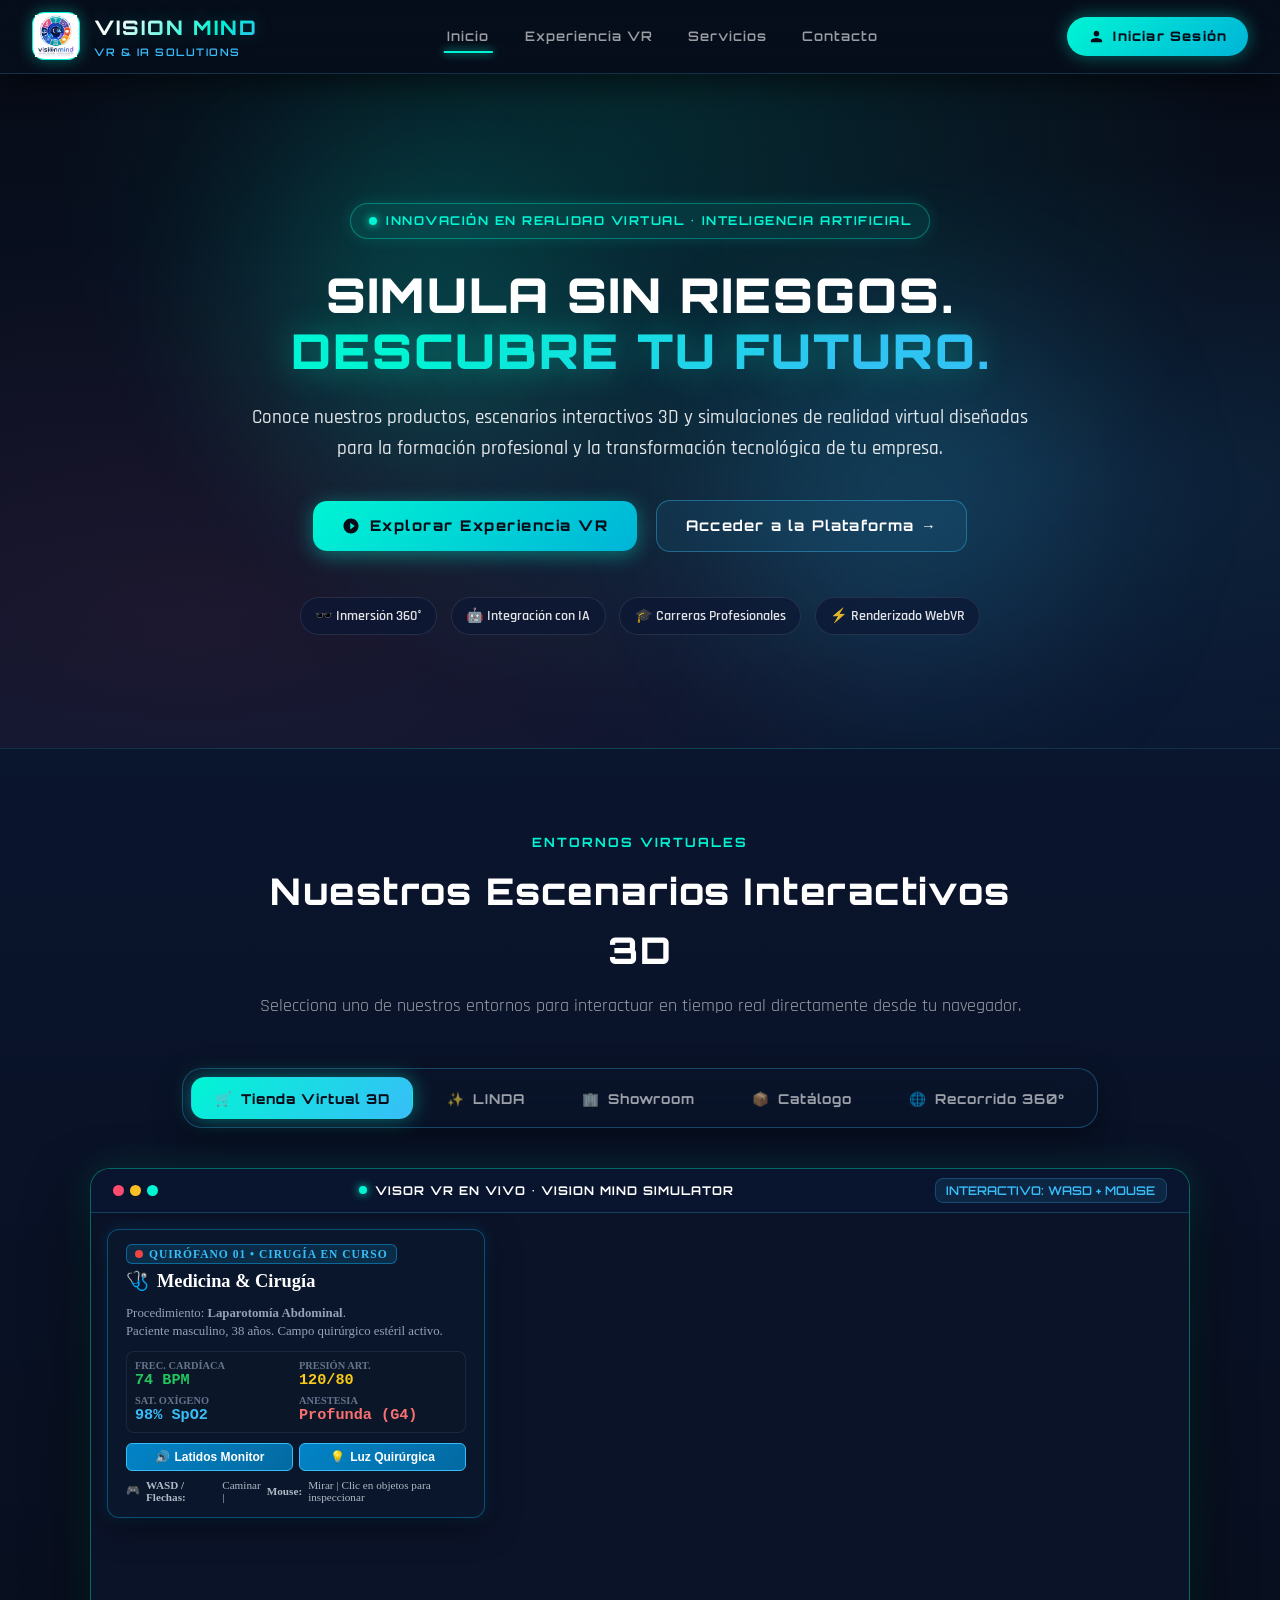
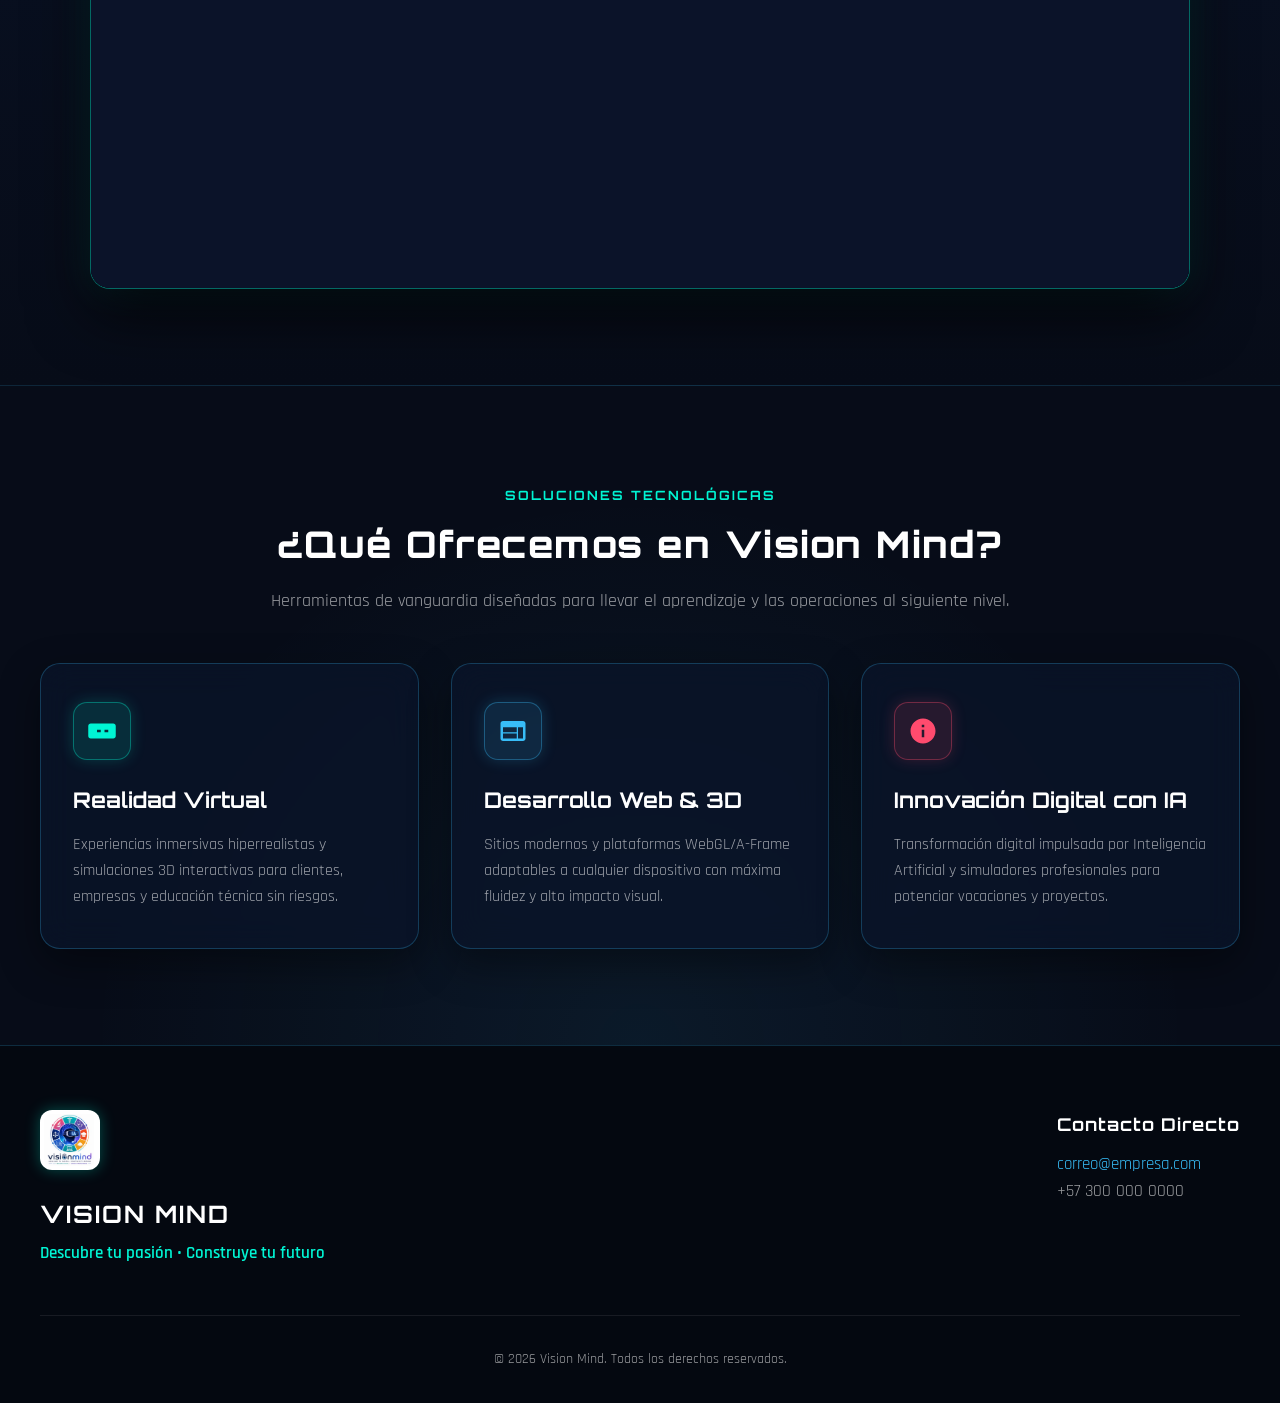
<file: Index.html>
<!DOCTYPE html>
<html lang="es">
<head>
  <meta charset="UTF-8">
  <meta name="viewport" content="width=device-width, initial-scale=1.0">
  <title>Vision Mind | Realidad Virtual & Soluciones Inmersivas</title>
  
  <link rel="icon" type="image/png" href="img/vision_mind_logo.png">
  <link rel="stylesheet" href="style.css">
  <script src="https://aframe.io/releases/1.5.0/aframe.min.js"></script>
  <script src="script.js" defer></script>
</head>
<body>

  <!-- Barra de Navegación y Encabezado Futurista -->
  <header class="main-header">
    <div class="nav-container">
      <!-- Identidad Corporativa -->
      <a href="#inicio" class="brand-link">
        <div class="logo-wrapper">
          <img src="img/vision_mind_logo.png" alt="Logo Vision Mind" class="header-logo">
        </div>
        <div class="brand-text">
          <span class="brand-name">VISION MIND</span>
          <span class="brand-sub">VR &amp; IA SOLUTIONS</span>
        </div>
      </a>

      <!-- Menú de Navegación -->
      <nav class="nav-menu">
        <a href="#inicio" class="nav-link active">Inicio</a>
        <a href="#vr" class="nav-link">Experiencia VR</a>
        <a href="#servicios" class="nav-link">Servicios</a>
        <a href="#contacto" class="nav-link">Contacto</a>
      </nav>

      <!-- Botón de Acceso -->
      <div class="nav-actions">
        <a href="login.html" class="btn-login-cta">
          <svg width="17" height="17" fill="currentColor" viewBox="0 0 24 24">
            <path d="M12 12c2.21 0 4-1.79 4-4s-1.79-4-4-4-4 1.79-4 4 1.79 4 4 4zm0 2c-2.67 0-8 1.34-8 4v2h16v-2c0-2.66-5.33-4-8-4z"/>
          </svg>
          Iniciar Sesión
        </a>
      </div>
    </div>
  </header>

  <!-- Sección Hero / Bienvenida Futurista -->
  <section class="hero" id="inicio">
    <div class="hero-glow-blob blob-1"></div>
    <div class="hero-glow-blob blob-2"></div>
    
    <div class="hero-content">
      <div class="hero-badge">
        <span class="badge-dot"></span>
        INNOVACIÓN EN REALIDAD VIRTUAL &bull; INTELIGENCIA ARTIFICIAL
      </div>
      
      <h1 class="hero-title">
        SIMULA SIN RIESGOS.<br>
        <span class="text-gradient">DESCUBRE TU FUTURO.</span>
      </h1>
      
      <p class="hero-desc">
        Conoce nuestros productos, escenarios interactivos 3D y simulaciones de realidad virtual diseñadas para la formación profesional y la transformación tecnológica de tu empresa.
      </p>

      <div class="hero-actions">
        <a href="#vr" class="btn-hero-primary">
          <svg width="18" height="18" fill="currentColor" viewBox="0 0 24 24">
            <path d="M12 2C6.48 2 2 6.48 2 12s4.48 10 10 10 10-4.48 10-10S17.52 2 12 2zm-1 14.5v-9l6 4.5-6 4.5z"/>
          </svg>
          Explorar Experiencia VR
        </a>
        <a href="login.html" class="btn-hero-secondary">
          Acceder a la Plataforma &rarr;
        </a>
      </div>

      <div class="hero-features-chips">
        <span class="chip">🕶️ Inmersión 360°</span>
        <span class="chip">🤖 Integración con IA</span>
        <span class="chip">🎓 Carreras Profesionales</span>
        <span class="chip">⚡ Renderizado WebVR</span>
      </div>
    </div>
  </section>

  <!-- Sección de Experiencia VR, Pestañas y Visor -->
  <section class="vr-section" id="vr">
    <div class="section-header">
      <span class="section-tag">ENTORNOS VIRTUALES</span>
      <h2 class="section-title">Nuestros Escenarios Interactivos 3D</h2>
      <p class="section-desc">Selecciona uno de nuestros entornos para interactuar en tiempo real directamente desde tu navegador.</p>
    </div>

    <!-- Pestañas de Navegación 3D -->
    <div class="tabs-container">
      <div class="tabs" role="tablist">
        <button class="tab-btn active" onclick="cargarTab('tienda.html', this)">
          <span>🛒</span> Tienda Virtual 3D
        </button>
        <button class="tab-btn" onclick="cargarTab('LINDA.html', this)">
          <span>✨</span> LINDA
        </button>
        <button class="tab-btn" onclick="cargarTab('showroom.html', this)">
          <span>🏢</span> Showroom
        </button>
        <button class="tab-btn" onclick="cargarTab('catalogo.html', this)">
          <span>📦</span> Catálogo
        </button>
        <button class="tab-btn" onclick="cargarTab('recorrido360.html', this)">
          <span>🌐</span> Recorrido 360°
        </button>
      </div>
    </div>

    <!-- Marco Tecnológico del Visor VR -->
    <div class="visor-wrapper">
      <div class="visor-topbar">
        <div class="visor-dots">
          <span class="dot dot-red"></span>
          <span class="dot dot-yellow"></span>
          <span class="dot dot-green"></span>
        </div>
        <div class="visor-title">
          <span class="live-indicator"></span>
          VISOR VR EN VIVO &bull; VISION MIND SIMULATOR
        </div>
        <div class="visor-controls">
          <span class="visor-badge">INTERACTIVO: WASD + MOUSE</span>
        </div>
      </div>
      <iframe id="visor" src="tienda.html" title="Visor VR de Vision Mind"></iframe>
    </div>
  </section>

  <!-- Sección de Servicios -->
  <section class="servicios" id="servicios">
    <div class="section-header">
      <span class="section-tag">SOLUCIONES TECNOLÓGICAS</span>
      <h2 class="section-title">¿Qué Ofrecemos en Vision Mind?</h2>
      <p class="section-desc">Herramientas de vanguardia diseñadas para llevar el aprendizaje y las operaciones al siguiente nivel.</p>
    </div>

    <div class="cards-grid">
      <div class="service-card">
        <div class="card-icon-frame icon-aguamarina">
          <svg viewBox="0 0 24 24" width="30" height="30" fill="currentColor">
            <path d="M21 6H3c-1.1 0-2 .9-2 2v8c0 1.1.9 2 2 2h18c1.1 0 2-.9 2-2V8c0-1.1-.9-2-2-2zm-10 7H8v-2h3v2zm6 0h-3v-2h3v2z"/>
          </svg>
        </div>
        <h3>Realidad Virtual</h3>
        <p>Experiencias inmersivas hiperrealistas y simulaciones 3D interactivas para clientes, empresas y educación técnica sin riesgos.</p>
      </div>

      <div class="service-card">
        <div class="card-icon-frame icon-blue">
          <svg viewBox="0 0 24 24" width="30" height="30" fill="currentColor">
            <path d="M20 4H4c-1.1 0-1.99.9-1.99 2L2 18c0 1.1.9 2 2 2h16c1.1 0 2-.9 2-2V6c0-1.1-.9-2-2-2zm-5 14H4v-4h11v4zm0-5H4V9h11v4zm5 5h-4V9h4v9z"/>
          </svg>
        </div>
        <h3>Desarrollo Web &amp; 3D</h3>
        <p>Sitios modernos y plataformas WebGL/A-Frame adaptables a cualquier dispositivo con máxima fluidez y alto impacto visual.</p>
      </div>

      <div class="service-card">
        <div class="card-icon-frame icon-red">
          <svg viewBox="0 0 24 24" width="30" height="30" fill="currentColor">
            <path d="M12 2C6.48 2 2 6.48 2 12s4.48 10 10 10 10-4.48 10-10S17.52 2 12 2zm1 15h-2v-6h2v6zm0-8h-2V7h2v2z"/>
          </svg>
        </div>
        <h3>Innovación Digital con IA</h3>
        <p>Transformación digital impulsada por Inteligencia Artificial y simuladores profesionales para potenciar vocaciones y proyectos.</p>
      </div>
    </div>
  </section>

  <!-- Pie de Página (Footer) -->
  <footer id="contacto">
    <div class="footer-container">
      <div class="footer-brand">
        <img src="img/vision_mind_logo.png" alt="Logo Vision Mind" class="footer-logo">
        <h3>VISION MIND</h3>
        <p>Descubre tu pasión &bull; Construye tu futuro</p>
      </div>
      <div class="footer-contact">
        <h4>Contacto Directo</h4>
        <p><a href="mailto:correo@empresa.com">correo@empresa.com</a></p>
        <p>+57 300 000 0000</p>
      </div>
    </div>
    <div class="footer-bottom">
      <p>&copy; 2026 Vision Mind. Todos los derechos reservados.</p>
    </div>
  </footer>

</body>
</html>
</file>
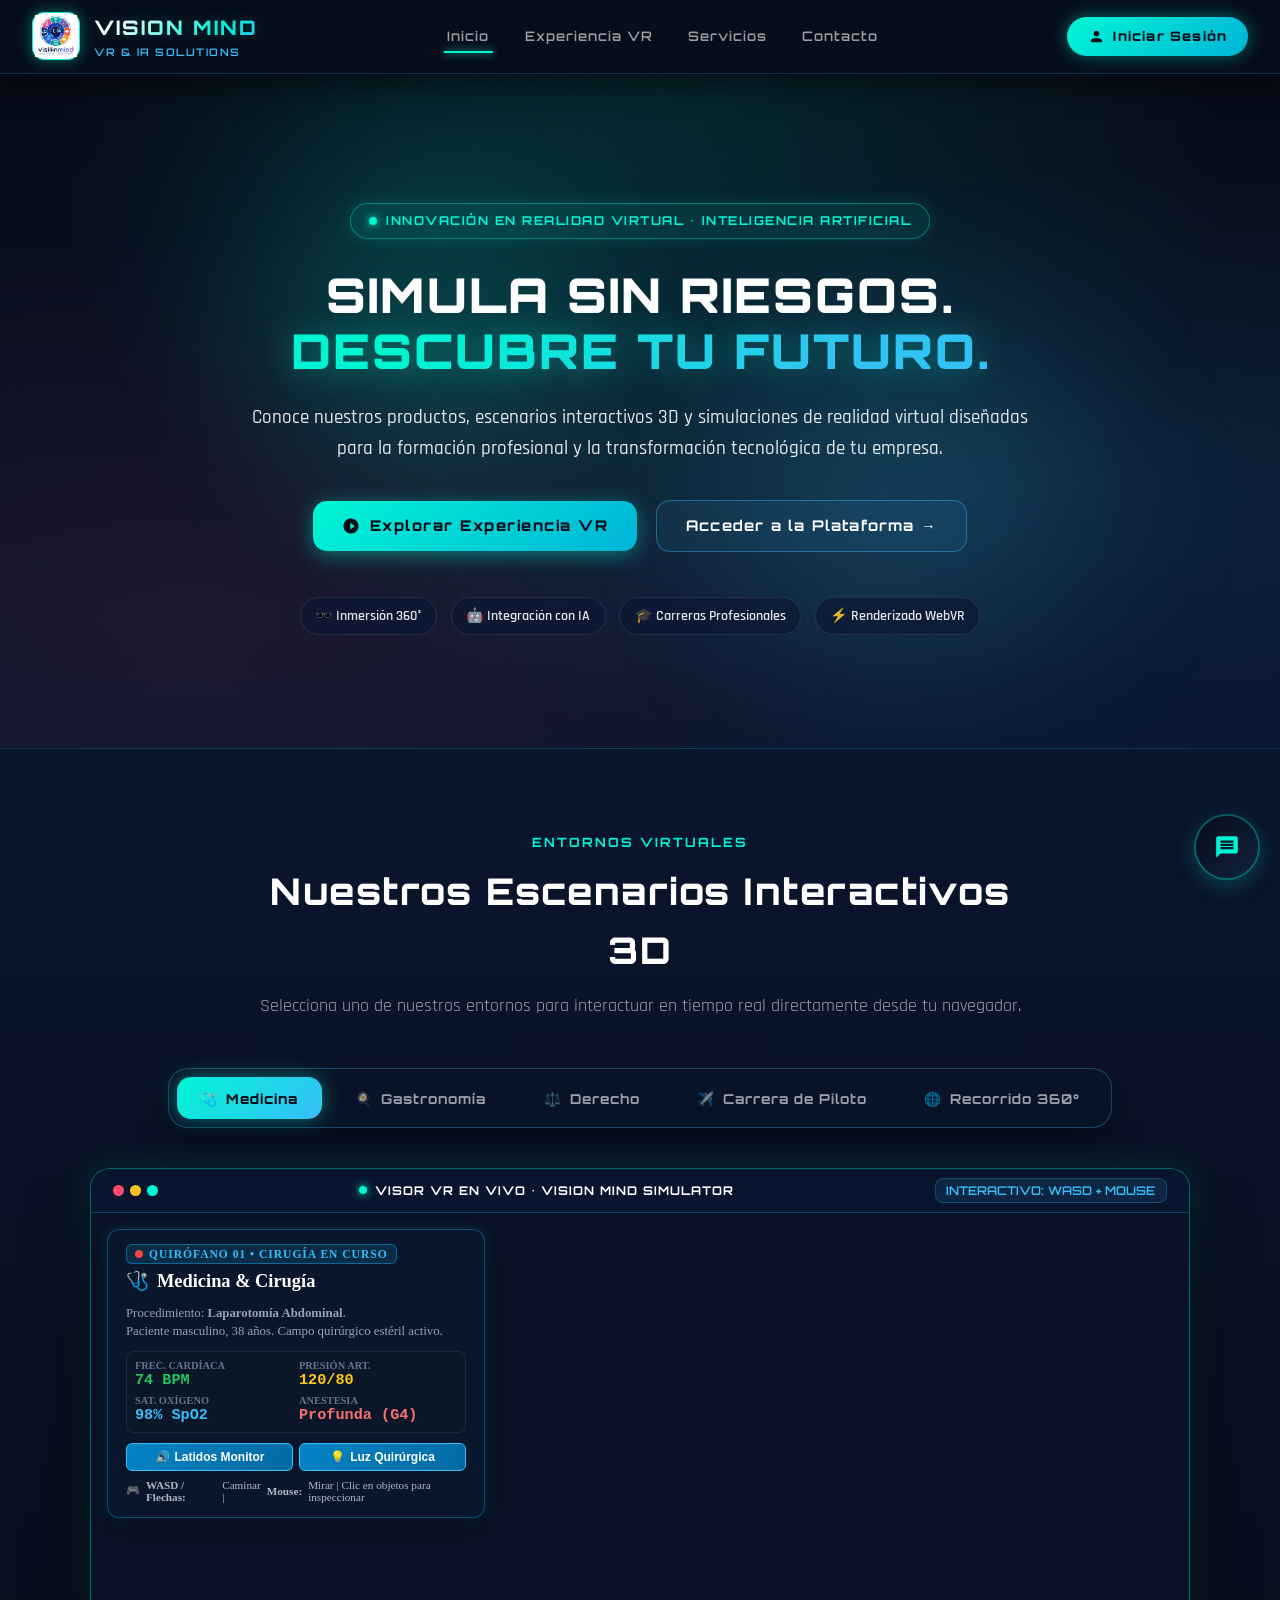
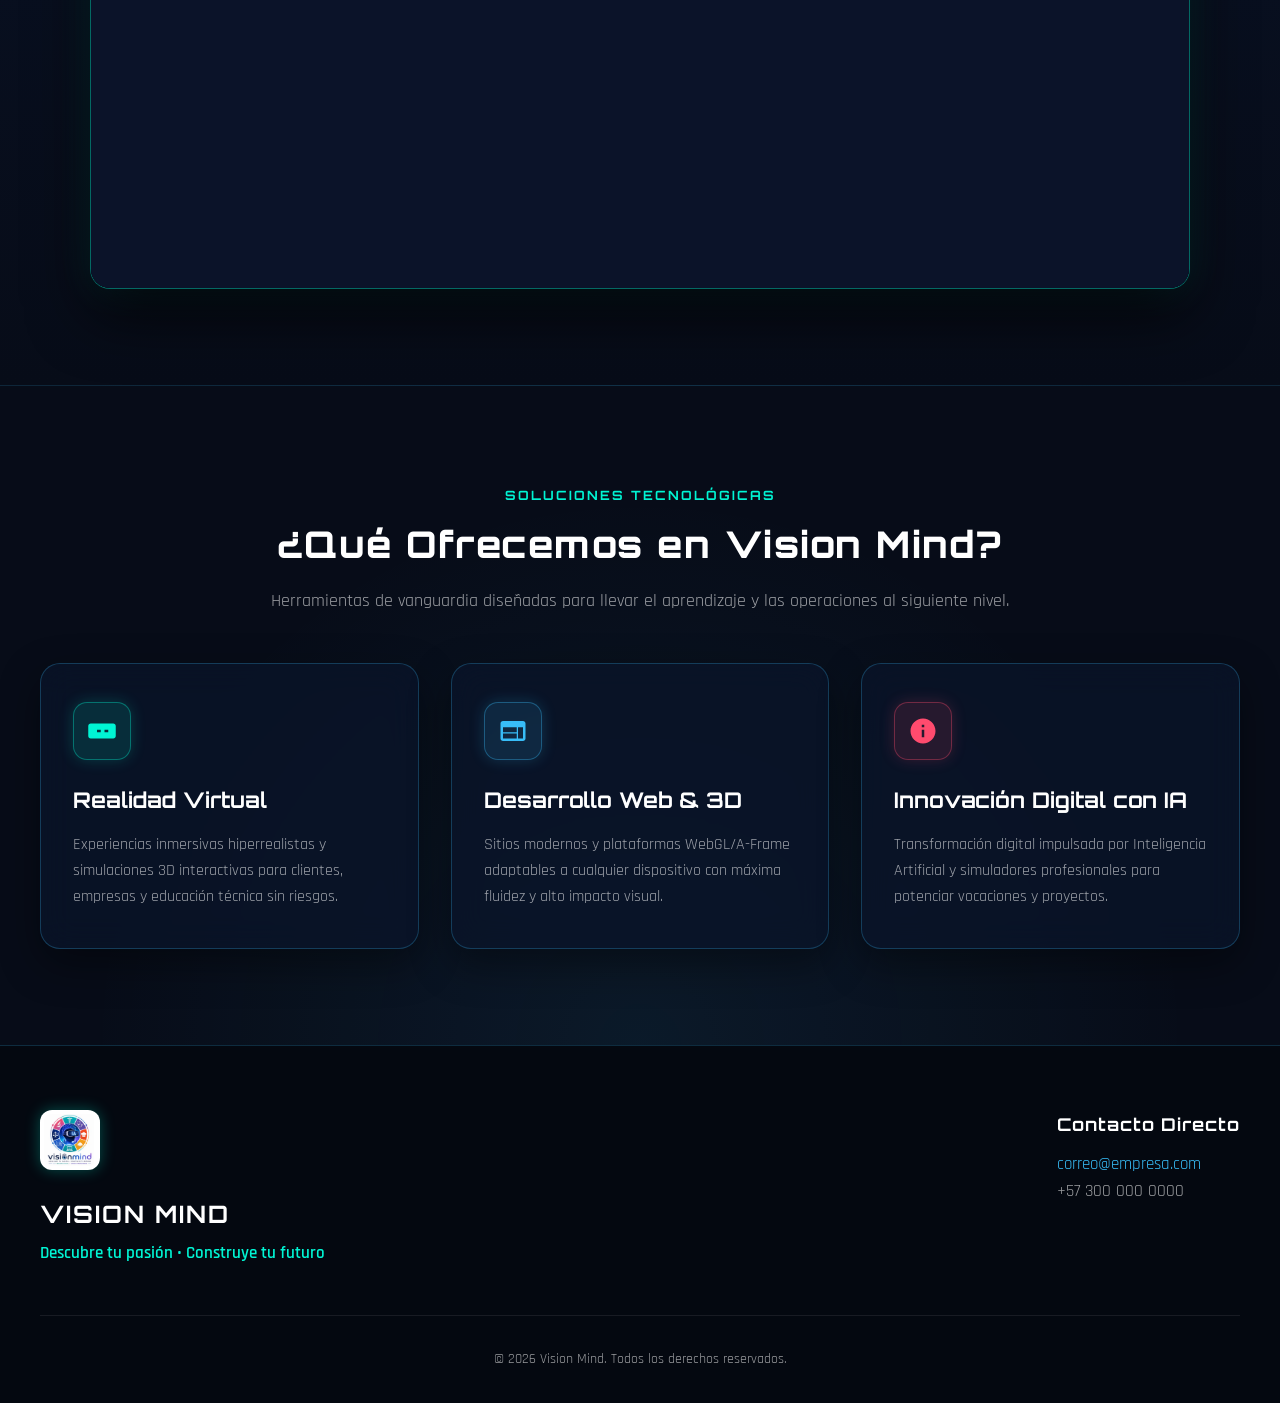
<file: index.html>
<!DOCTYPE html>
<html lang="es">
<head>
  <meta charset="UTF-8">
  <meta name="viewport" content="width=device-width, initial-scale=1.0">
  <title>Vision Mind | Realidad Virtual & Soluciones Inmersivas</title>
  
  <link rel="icon" type="image/png" href="img/vision_mind_logo.png">
  <link rel="stylesheet" href="style.css">
  <link rel="stylesheet" href="chatbot.css">
  <script src="https://aframe.io/releases/1.5.0/aframe.min.js"></script>
  <script src="script.js" defer></script>
</head>
<body>

  <!-- Barra de Navegación y Encabezado Futurista -->
  <header class="main-header">
    <div class="nav-container">
      <!-- Identidad Corporativa -->
      <a href="#inicio" class="brand-link">
        <div class="logo-wrapper">
          <img src="img/vision_mind_logo.png" alt="Logo Vision Mind" class="header-logo">
        </div>
        <div class="brand-text">
          <span class="brand-name">VISION MIND</span>
          <span class="brand-sub">VR &amp; IA SOLUTIONS</span>
        </div>
      </a>

      <!-- Menú de Navegación -->
      <nav class="nav-menu">
        <a href="#inicio" class="nav-link active">Inicio</a>
        <a href="#vr" class="nav-link">Experiencia VR</a>
        <a href="#servicios" class="nav-link">Servicios</a>
        <a href="#contacto" class="nav-link">Contacto</a>
      </nav>

      <!-- Botón de Acceso -->
      <div class="nav-actions">
        <a href="login.html" class="btn-login-cta">
          <svg width="17" height="17" fill="currentColor" viewBox="0 0 24 24">
            <path d="M12 12c2.21 0 4-1.79 4-4s-1.79-4-4-4-4 1.79-4 4 1.79 4 4 4zm0 2c-2.67 0-8 1.34-8 4v2h16v-2c0-2.66-5.33-4-8-4z"/>
          </svg>
          Iniciar Sesión
        </a>
      </div>
    </div>
  </header>

  <!-- Sección Hero / Bienvenida Futurista -->
  <section class="hero" id="inicio">
    <div class="hero-glow-blob blob-1"></div>
    <div class="hero-glow-blob blob-2"></div>
    
    <div class="hero-content">
      <div class="hero-badge">
        <span class="badge-dot"></span>
        INNOVACIÓN EN REALIDAD VIRTUAL &bull; INTELIGENCIA ARTIFICIAL
      </div>
      
      <h1 class="hero-title">
        SIMULA SIN RIESGOS.<br>
        <span class="text-gradient">DESCUBRE TU FUTURO.</span>
      </h1>
      
      <p class="hero-desc">
        Conoce nuestros productos, escenarios interactivos 3D y simulaciones de realidad virtual diseñadas para la formación profesional y la transformación tecnológica de tu empresa.
      </p>

      <div class="hero-actions">
        <a href="#vr" class="btn-hero-primary">
          <svg width="18" height="18" fill="currentColor" viewBox="0 0 24 24">
            <path d="M12 2C6.48 2 2 6.48 2 12s4.48 10 10 10 10-4.48 10-10S17.52 2 12 2zm-1 14.5v-9l6 4.5-6 4.5z"/>
          </svg>
          Explorar Experiencia VR
        </a>
        <a href="login.html" class="btn-hero-secondary">
          Acceder a la Plataforma &rarr;
        </a>
      </div>

      <div class="hero-features-chips">
        <span class="chip">🕶️ Inmersión 360°</span>
        <span class="chip">🤖 Integración con IA</span>
        <span class="chip">🎓 Carreras Profesionales</span>
        <span class="chip">⚡ Renderizado WebVR</span>
      </div>
    </div>
  </section>

  <!-- Sección de Experiencia VR, Pestañas y Visor -->
  <section class="vr-section" id="vr">
    <div class="section-header">
      <span class="section-tag">ENTORNOS VIRTUALES</span>
      <h2 class="section-title">Nuestros Escenarios Interactivos 3D</h2>
      <p class="section-desc">Selecciona uno de nuestros entornos para interactuar en tiempo real directamente desde tu navegador.</p>
    </div>

    <!-- Pestañas de Navegación 3D -->
    <div class="tabs-container">
      <div class="tabs" role="tablist">
        <button class="tab-btn active" onclick="cargarTab('medicina.html', this)">
          <span>🩺</span> Medicina
        </button>
        <button class="tab-btn" onclick="cargarTab('gastronomia.html', this)">
          <span>🍳</span> Gastronomía
        </button>
        <button class="tab-btn" onclick="cargarTab('derecho.html', this)">
          <span>⚖️</span> Derecho
        </button>
        <button class="tab-btn" onclick="cargarTab('piloto.html', this)">
          <span>✈️</span> Carrera de Piloto
        </button>
        <button class="tab-btn" onclick="cargarTab('recorrido360.html', this)">
          <span>🌐</span> Recorrido 360°
        </button>
      </div>
    </div>

    <!-- Marco Tecnológico del Visor VR -->
    <div class="visor-wrapper">
      <div class="visor-topbar">
        <div class="visor-dots">
          <span class="dot dot-red"></span>
          <span class="dot dot-yellow"></span>
          <span class="dot dot-green"></span>
        </div>
        <div class="visor-title">
          <span class="live-indicator"></span>
          VISOR VR EN VIVO &bull; VISION MIND SIMULATOR
        </div>
        <div class="visor-controls">
          <span class="visor-badge">INTERACTIVO: WASD + MOUSE</span>
        </div>
      </div>
      <iframe id="visor" src="medicina.html" title="Visor VR de Vision Mind"></iframe>
    </div>
  </section>

  <!-- Sección de Servicios -->
  <section class="servicios" id="servicios">
    <div class="section-header">
      <span class="section-tag">SOLUCIONES TECNOLÓGICAS</span>
      <h2 class="section-title">¿Qué Ofrecemos en Vision Mind?</h2>
      <p class="section-desc">Herramientas de vanguardia diseñadas para llevar el aprendizaje y las operaciones al siguiente nivel.</p>
    </div>

    <div class="cards-grid">
      <div class="service-card">
        <div class="card-icon-frame icon-aguamarina">
          <svg viewBox="0 0 24 24" width="30" height="30" fill="currentColor">
            <path d="M21 6H3c-1.1 0-2 .9-2 2v8c0 1.1.9 2 2 2h18c1.1 0 2-.9 2-2V8c0-1.1-.9-2-2-2zm-10 7H8v-2h3v2zm6 0h-3v-2h3v2z"/>
          </svg>
        </div>
        <h3>Realidad Virtual</h3>
        <p>Experiencias inmersivas hiperrealistas y simulaciones 3D interactivas para clientes, empresas y educación técnica sin riesgos.</p>
      </div>

      <div class="service-card">
        <div class="card-icon-frame icon-blue">
          <svg viewBox="0 0 24 24" width="30" height="30" fill="currentColor">
            <path d="M20 4H4c-1.1 0-1.99.9-1.99 2L2 18c0 1.1.9 2 2 2h16c1.1 0 2-.9 2-2V6c0-1.1-.9-2-2-2zm-5 14H4v-4h11v4zm0-5H4V9h11v4zm5 5h-4V9h4v9z"/>
          </svg>
        </div>
        <h3>Desarrollo Web &amp; 3D</h3>
        <p>Sitios modernos y plataformas WebGL/A-Frame adaptables a cualquier dispositivo con máxima fluidez y alto impacto visual.</p>
      </div>

      <div class="service-card">
        <div class="card-icon-frame icon-red">
          <svg viewBox="0 0 24 24" width="30" height="30" fill="currentColor">
            <path d="M12 2C6.48 2 2 6.48 2 12s4.48 10 10 10 10-4.48 10-10S17.52 2 12 2zm1 15h-2v-6h2v6zm0-8h-2V7h2v2z"/>
          </svg>
        </div>
        <h3>Innovación Digital con IA</h3>
        <p>Transformación digital impulsada por Inteligencia Artificial y simuladores profesionales para potenciar vocaciones y proyectos.</p>
      </div>
    </div>
  </section>

  <!-- Pie de Página (Footer) -->
  <footer id="contacto">
    <div class="footer-container">
      <div class="footer-brand">
        <img src="img/vision_mind_logo.png" alt="Logo Vision Mind" class="footer-logo">
        <h3>VISION MIND</h3>
        <p>Descubre tu pasión &bull; Construye tu futuro</p>
      </div>
      <div class="footer-contact">
        <h4>Contacto Directo</h4>
        <p><a href="mailto:correo@empresa.com">correo@empresa.com</a></p>
        <p>+57 300 000 0000</p>
      </div>
    </div>
    <div class="footer-bottom">
      <p>&copy; 2026 Vision Mind. Todos los derechos reservados.</p>
    </div>
  </footer>


  <!-- IA Chatbot Nexus — Vision Mind -->
  <script src="conocimiento.js"></script>
  <script src="chatbot.js"></script>
</body>
</html>
</file>
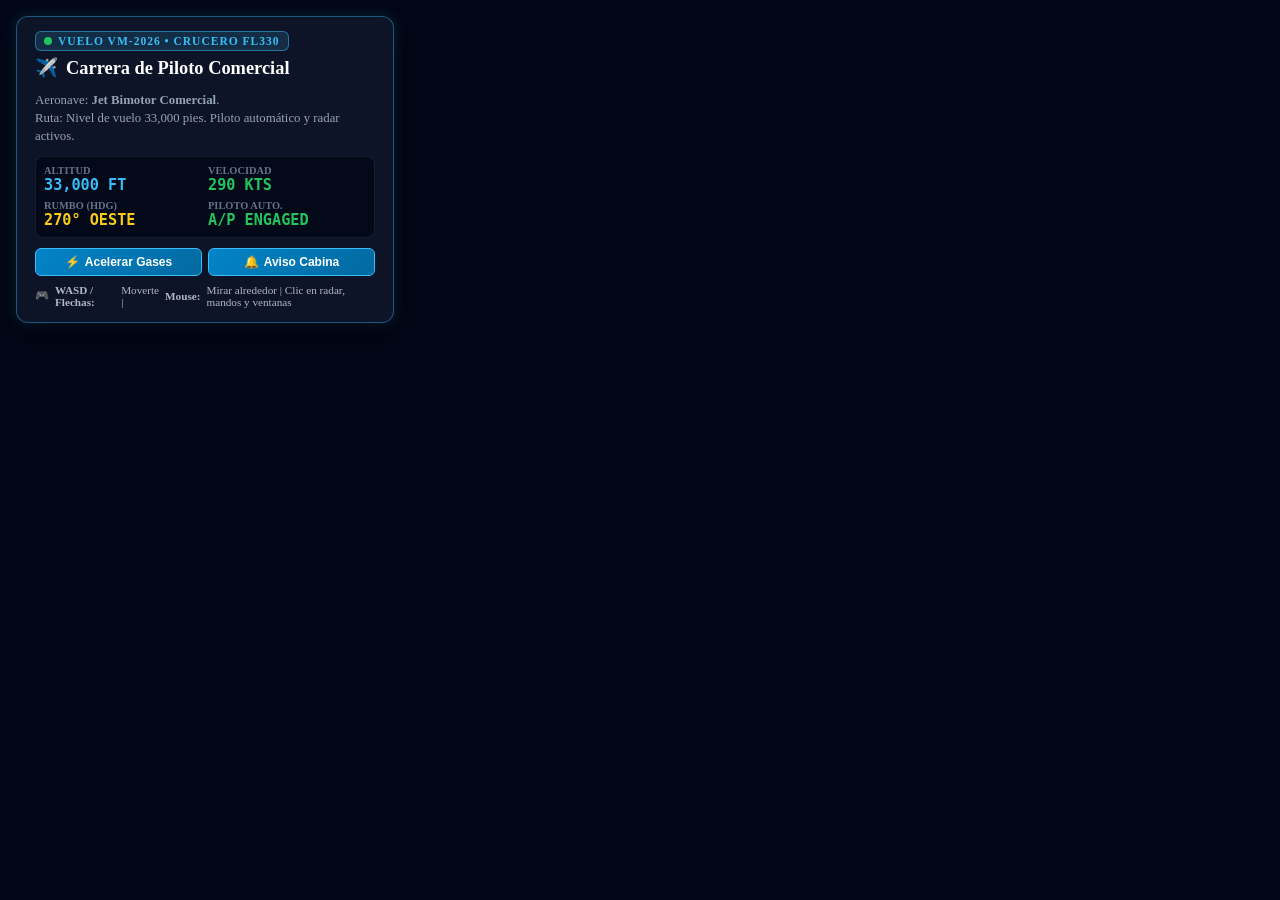
<file: catalogo.html>
<!DOCTYPE html>
<html lang="es">
<head>
  <meta charset="UTF-8">
  <meta name="viewport" content="width=device-width, initial-scale=1.0">
  <title>Simulador de Piloto Comercial | Cabina de Vuelo 3D - Vision Mind</title>
  <script src="https://aframe.io/releases/1.5.0/aframe.min.js"></script>
  <style>
    html, body {
      width: 100%;
      height: 100%;
      margin: 0;
      padding: 0;
      overflow: hidden;
      background: #020617;
      color: #f8fafc;
      user-select: none;
    }

    a-scene {
      display: block;
      width: 100vw;
      height: 100vh;
      position: absolute;
      top: 0;
      left: 0;
      z-index: 1;
    }

    /* HUD Futurista de Aviación */
    .hud-panel {
      position: absolute;
      top: 16px;
      left: 16px;
      z-index: 999;
      background: rgba(15, 23, 42, 0.9);
      backdrop-filter: blur(12px);
      border: 1px solid rgba(56, 189, 248, 0.4);
      border-radius: 12px;
      padding: 14px 18px;
      max-width: 340px;
      box-shadow: 0 8px 32px rgba(0, 0, 0, 0.6), 0 0 15px rgba(56, 189, 248, 0.2);
      pointer-events: auto;
    }

    .hud-badge {
      display: inline-flex;
      align-items: center;
      gap: 6px;
      background: rgba(56, 189, 248, 0.15);
      border: 1px solid rgba(56, 189, 248, 0.5);
      color: #38bdf8;
      font-size: 0.72rem;
      font-weight: 700;
      text-transform: uppercase;
      letter-spacing: 1px;
      padding: 3px 8px;
      border-radius: 6px;
      margin-bottom: 6px;
    }

    .pulse-dot {
      width: 8px;
      height: 8px;
      background: #22c55e;
      border-radius: 50%;
      animation: pulse 1.2s infinite;
    }
    @keyframes pulse {
      0% { transform: scale(0.9); opacity: 0.7; }
      50% { transform: scale(1.3); opacity: 1; box-shadow: 0 0 8px #22c55e; }
      100% { transform: scale(0.9); opacity: 0.7; }
    }

    .hud-title {
      font-size: 1.15rem;
      font-weight: 800;
      color: #ffffff;
      margin-bottom: 4px;
      display: flex;
      align-items: center;
      gap: 8px;
    }

    .hud-desc {
      font-size: 0.8rem;
      color: #94a3b8;
      line-height: 1.4;
      margin-bottom: 10px;
    }

    .flight-status {
      display: grid;
      grid-template-columns: 1fr 1fr;
      gap: 6px;
      margin-bottom: 10px;
      background: rgba(2, 6, 23, 0.75);
      padding: 8px;
      border-radius: 8px;
      border: 1px solid rgba(255, 255, 255, 0.08);
    }

    .f-item {
      display: flex;
      flex-direction: column;
    }
    .f-lbl {
      font-size: 0.65rem;
      color: #64748b;
      text-transform: uppercase;
      font-weight: 600;
    }
    .f-val {
      font-size: 0.95rem;
      font-weight: 700;
      font-family: monospace;
    }
    .val-cyan { color: #38bdf8; }
    .val-green { color: #22c55e; }
    .val-yellow { color: #facc15; }

    .hud-controls {
      display: flex;
      gap: 6px;
      margin-bottom: 8px;
    }

    .btn-action {
      flex: 1;
      padding: 6px 10px;
      background: linear-gradient(135deg, #0284c7, #0369a1);
      border: 1px solid #38bdf8;
      color: white;
      font-size: 0.75rem;
      font-weight: 600;
      border-radius: 6px;
      cursor: pointer;
      display: flex;
      align-items: center;
      justify-content: center;
      gap: 5px;
      transition: all 0.2s ease;
    }
    .btn-action:hover {
      background: linear-gradient(135deg, #0369a1, #0284c7);
      box-shadow: 0 0 10px rgba(56, 189, 248, 0.4);
      transform: translateY(-1px);
    }

    .instructions-tag {
      font-size: 0.7rem;
      color: #cbd5e1;
      display: flex;
      align-items: center;
      gap: 6px;
      opacity: 0.85;
    }

    #notif-box {
      position: absolute;
      bottom: 24px;
      left: 50%;
      transform: translateX(-50%);
      background: rgba(15, 23, 42, 0.95);
      border: 1px solid #38bdf8;
      padding: 8px 18px;
      border-radius: 30px;
      font-size: 0.85rem;
      color: #38bdf8;
      box-shadow: 0 4px 20px rgba(0,0,0,0.6);
      opacity: 0;
      transition: opacity 0.3s ease;
      pointer-events: none;
      z-index: 1000;
      text-align: center;
    }
  </style>
</head>
<body>

  <!-- HUD Flotante Piloto -->
  <div class="hud-panel">
    <div class="hud-badge">
      <span class="pulse-dot"></span> VUELO VM-2026 &bull; CRUCERO FL330
    </div>
    <div class="hud-title">
      <span>✈️</span> Carrera de Piloto Comercial
    </div>
    <p class="hud-desc">
      Aeronave: <strong>Jet Bimotor Comercial</strong>.<br>
      Ruta: Nivel de vuelo 33,000 pies. Piloto automático y radar activos.
    </p>

    <div class="flight-status">
      <div class="f-item">
        <span class="f-lbl">Altitud</span>
        <span class="f-val val-cyan" id="f-alt">33,000 FT</span>
      </div>
      <div class="f-item">
        <span class="f-lbl">Velocidad</span>
        <span class="f-val val-green" id="f-spd">290 KTS</span>
      </div>
      <div class="f-item">
        <span class="f-lbl">Rumbo (HDG)</span>
        <span class="f-val val-yellow">270° OESTE</span>
      </div>
      <div class="f-item">
        <span class="f-lbl">Piloto Auto.</span>
        <span class="f-val val-green">A/P ENGAGED</span>
      </div>
    </div>

    <div class="hud-controls">
      <button class="btn-action" onclick="toggleThrottles()">
        <span>⚡</span> Acelerar Gases
      </button>
      <button class="btn-action" onclick="playCabinChime()">
        <span>🔔</span> Aviso Cabina
      </button>
    </div>

    <div class="instructions-tag">
      <span>🎮</span> <strong>WASD / Flechas:</strong> Moverte | <strong>Mouse:</strong> Mirar alrededor | Clic en radar, mandos y ventanas
    </div>
  </div>

  <div id="notif-box">Sistema de aviónica seleccionado</div>

  <!-- ESCENA VR A-FRAME -->
  <a-scene embedded vr-mode-ui="enabled: true">

    <!-- CIELO EXTERIOR Y ATMÓSFERA A 33,000 PIES -->
    <a-sky color="#0284c7"></a-sky>

    <!-- NUBES VOLUMÉTRICAS EN MOVIMIENTO POR DEBAJO DEL AVIÓN -->
    <a-entity id="clouds-layer" position="0 -12 -20">
      <a-sphere position="-15 0 -10" radius="10" color="#ffffff" opacity="0.85"></a-sphere>
      <a-sphere position="0 2 -15" radius="12" color="#ffffff" opacity="0.9"></a-sphere>
      <a-sphere position="16 0 -12" radius="11" color="#ffffff" opacity="0.85"></a-sphere>
      <a-sphere position="-8 -2 -25" radius="14" color="#f8fafc" opacity="0.8"></a-sphere>
      <a-sphere position="12 -2 -28" radius="13" color="#f8fafc" opacity="0.8"></a-sphere>
    </a-entity>

    <!-- CÁMARA (VISTA PANORÁMICA DE CABINA) -->
    <a-entity position="0 1.35 0.9">
      <a-camera look-controls="pointerLockEnabled: false" wasd-controls="acceleration: 15">
        <a-cursor
          id="cursor"
          color="#38bdf8"
          fuse="false"
          raycaster="objects: .interactivo">
        </a-cursor>
      </a-camera>
    </a-entity>

    <!-- ILUMINACIÓN DE CABINA (AVIÓNICA Y LUZ SOLAR) -->
    <a-light type="ambient" color="#94a3b8" intensity="0.5"></a-light>
    
    <!-- Luz solar del exterior entrando por el parabrisas -->
    <a-light type="directional" position="2 4 -5" color="#ffffff" intensity="1.8"></a-light>
    <!-- Iluminación verde/azul de instrumentación en cabina -->
    <a-light type="point" position="0 1.2 -0.8" color="#38bdf8" intensity="0.7"></a-light>
    <a-light type="point" position="0 2.2 -0.5" color="#f97316" intensity="0.3"></a-light>

    <!-- ========================================== -->
    <!-- FUSELAJE DE CABINA Y PARABRISAS (COCKPIT) -->
    <!-- ========================================== -->

    <!-- Suelo antideslizante de cabina -->
    <a-plane
      rotation="-90 0 0"
      position="0 0 0"
      width="4.5"
      height="5"
      color="#1e293b"
      roughness="0.7">
    </a-plane>

    <!-- Mampara trasera de la cabina -->
    <a-box position="0 1.6 2.8" width="4.5" height="3.2" depth="0.2" color="#334155"></a-box>
    <!-- Puerta blindada de acceso al cockpit -->
    <a-box position="0 1.3 2.7" width="1.0" height="2.2" depth="0.05" color="#1e293b"></a-box>
    <a-text value="FLIGHT DECK" position="-0.35 2.1 2.65" scale="0.3 0.3 0.3" color="#ffffff"></a-text>

    <!-- Mamparas laterales del cockpit -->
    <a-box position="-2.2 1.6 0.5" width="0.2" height="3.2" depth="4.6" color="#334155"></a-box>
    <a-box position="2.2 1.6 0.5" width="0.2" height="3.2" depth="4.6" color="#334155"></a-box>

    <!-- MARCO DEL PARABRISAS FRONTAL DEL AVIÓN -->
    <!-- Pilar central del parabrisas (Center post) -->
    <a-box position="0 1.85 -1.7" width="0.14" height="1.4" depth="0.1" color="#1e293b"></a-box>
    <!-- Marco superior del parabrisas (Glareshield visor) -->
    <a-box position="0 2.4 -1.5" width="3.4" height="0.2" depth="0.4" color="#0f172a"></a-box>
    <!-- Pilares diagonales laterales del parabrisas -->
    <a-box position="-1.6 1.85 -1.4" width="0.14" height="1.3" depth="0.1" rotation="0 25 -15" color="#1e293b"></a-box>
    <a-box position="1.6 1.85 -1.4" width="0.14" height="1.3" depth="0.1" rotation="0 -25 15" color="#1e293b"></a-box>

    <!-- Cristal del parabrisas (Translúcido antirreflectante) -->
    <a-plane position="-0.75 1.8 -1.65" width="1.35" height="0.95" color="#38bdf8" opacity="0.15" class="interactivo" onclick="mostrarNotif('Parabrisas del cockpit: Volando a Mach 0.78 sobre la capa nubosa.')"></a-plane>
    <a-plane position="0.75 1.8 -1.65" width="1.35" height="0.95" color="#38bdf8" opacity="0.15" class="interactivo" onclick="mostrarNotif('Parabrisas del cockpit: Vista frontal despejada. Horizonte de vuelo a la vista.')"></a-plane>

    <!-- ========================================== -->
    <!-- PANEL PRINCIPAL DE INSTRUMENTOS (GLASS COCKPIT) -->
    <!-- ========================================== -->
    <a-entity id="main-panel" position="0 1.05 -1.0" rotation="-15 0 0">
      
      <!-- Estructura del panel frontal negro mate -->
      <a-box position="0 0.15 0" width="3.6" height="0.8" depth="0.3" color="#0f172a" roughness="0.9"></a-box>
      <!-- Visera antirreflejo (Glareshield) superior compacta -->
      <a-box position="0 0.58 0.12" width="3.6" height="0.06" depth="0.25" color="#020617"></a-box>

      <!-- PANTALLA PFD (CAPITÁN - FRENTE AL ASIENTO): HORIZONTE ARTIFICIAL Y ALTITUD -->
      <a-entity position="-0.75 0.22 0.18" class="interactivo" onclick="mostrarNotif('PFD (Primary Flight Display): Nivelado en crucero a 33,000 pies y 290 nudos.')">
        <a-box width="0.55" height="0.5" depth="0.04" color="#020617"></a-box>
        <!-- Horizonte Artificial (Mitad azul cielo, mitad marrón tierra) -->
        <a-plane position="0 0.05 0.03" width="0.32" height="0.16" color="#0284c7"></a-plane>
        <a-plane position="0 -0.11 0.03" width="0.32" height="0.16" color="#78350f"></a-plane>
        <!-- Símbolo del avión en amarillo -->
        <a-cylinder position="0 -0.03 0.04" radius="0.015" height="0.1" rotation="0 0 90" color="#facc15"></a-cylinder>
        <a-sphere position="0 -0.03 0.04" radius="0.015" color="#facc15"></a-sphere>

        <!-- Cinta de velocidad (izquierda) y cinta de altitud (derecha) -->
        <a-box position="-0.21 0 0.03" width="0.08" height="0.4" depth="0.01" color="#1e293b"></a-box>
        <a-text value="290\nKTS" position="-0.24 0 0.04" scale="0.15 0.15 0.15" color="#22c55e"></a-text>

        <a-box position="0.21 0 0.03" width="0.08" height="0.4" depth="0.01" color="#1e293b"></a-box>
        <a-text value="FL\n330" position="0.18 0 0.04" scale="0.15 0.15 0.15" color="#38bdf8"></a-text>

        <a-text value="PFD CAPTAIN" position="-0.22 0.22 0.03" scale="0.18 0.18 0.18" color="#94a3b8"></a-text>
      </a-entity>

      <!-- PANTALLA ND (RADAR DE NAVEGACIÓN - CENTRO IZQUIERDA) -->
      <a-entity position="-0.15 0.22 0.18" class="interactivo" onclick="mostrarNotif('ND (Navigation Display): Radar meteorológico y plan de vuelo activo a waypoint BOG-27.')">
        <a-box width="0.55" height="0.5" depth="0.04" color="#020617"></a-box>
        <!-- Rosa de los vientos / Compás -->
        <a-ring position="0 0 0.03" radius-inner="0.16" radius-outer="0.18" color="#22c55e"></a-ring>
        <!-- Arco de radar meteorológico -->
        <a-ring position="0 0 0.03" radius-inner="0.1" radius-outer="0.12" color="#0284c7" theta-length="120"></a-ring>
        <a-sphere position="0.05 0.06 0.03" radius="0.015" color="#ef4444"></a-sphere>
        <a-text value="HDG: 270\nDIST: 42 NM" position="-0.22 0.18 0.03" scale="0.16 0.16 0.16" color="#22c55e"></a-text>
        <a-text value="RADAR WX" position="-0.2 0.22 0.03" scale="0.18 0.18 0.18" color="#38bdf8"></a-text>
      </a-entity>

      <!-- PANTALLA EICAS / ECAM (MONITOR DE MOTORES - CENTRO DERECHA) -->
      <a-entity position="0.45 0.22 0.18" class="interactivo" onclick="mostrarNotif('EICAS (Engine Display): Turbinas 1 y 2 en régimen crucero óptimo. N1: 88.4%.')">
        <a-box width="0.55" height="0.5" depth="0.04" color="#020617"></a-box>
        <!-- Diales de potencia de turbinas -->
        <a-ring position="-0.12 0.08 0.03" radius-inner="0.06" radius-outer="0.08" color="#22c55e"></a-ring>
        <a-ring position="0.12 0.08 0.03" radius-inner="0.06" radius-outer="0.08" color="#22c55e"></a-ring>
        <a-text value="ENG 1: N1 88.4%\nENG 2: N1 88.4%\nEGT: 610 C\nFUEL: 14.2 T" position="-0.24 -0.05 0.03" scale="0.15 0.15 0.15" color="#f8fafc"></a-text>
        <a-text value="ENGINE EICAS" position="-0.22 0.22 0.03" scale="0.18 0.18 0.18" color="#f59e0b"></a-text>
      </a-entity>

      <!-- PANTALLA PFD PRIMER OFICIAL (DERECHA) -->
      <a-entity position="1.05 0.22 0.18">
        <a-box width="0.55" height="0.5" depth="0.04" color="#020617"></a-box>
        <a-plane position="0 0.05 0.03" width="0.32" height="0.16" color="#0284c7"></a-plane>
        <a-plane position="0 -0.11 0.03" width="0.32" height="0.16" color="#78350f"></a-plane>
        <a-text value="PFD F/O" position="-0.16 0.22 0.03" scale="0.18 0.18 0.18" color="#94a3b8"></a-text>
      </a-entity>

      <!-- PANEL DE PILOTO AUTOMÁTICO (MCP - EN LA VISERA SUPERIOR) -->
      <a-entity position="0 0.58 0.25" class="interactivo" onclick="mostrarNotif('Panel MCP de Piloto Automático: Modos LNAV/VNAV y Acelerador Automático armados.')">
        <a-box width="2.2" height="0.12" depth="0.06" color="#1e293b"></a-box>
        <a-text value="SPD: 290 | HDG: 270 | ALT: 33000 | V/S: 0" position="-0.95 0 0.04" scale="0.18 0.18 0.18" color="#22c55e"></a-text>
        <a-box position="0.8 0 0.04" width="0.22" height="0.07" depth="0.02" color="#22c55e"></a-box>
        <a-text value="A/P CMD" position="0.72 0 0.06" scale="0.13 0.13 0.13" color="#020617"></a-text>
      </a-entity>

    </a-entity>

    <!-- ========================================== -->
    <!-- MANDOS DE VUELO (YOKES) DEL PILOTO -->
    <!-- ========================================== -->

    <!-- YOKE CAPITÁN (IZQUIERDA) -->
    <a-entity position="-0.8 0.5 -0.4">
      <!-- Columna de control que sube del suelo -->
      <a-cylinder position="0 0.25 0" radius="0.035" height="0.55" rotation="20 0 0" color="#475569" metalness="0.8"></a-cylinder>
      <!-- Cabria de mando ergonómica (W-Shape) -->
      <a-cylinder position="0 0.52 0.1" radius="0.025" height="0.45" rotation="0 0 90" color="#0f172a"></a-cylinder>
      <!-- Empuñadura izquierda y derecha -->
      <a-cylinder position="-0.22 0.56 0.1" radius="0.02" height="0.16" rotation="0 0 0" color="#1e293b"></a-cylinder>
      <a-cylinder position="0.22 0.56 0.1" radius="0.02" height="0.16" rotation="0 0 0" color="#1e293b"></a-cylinder>
      <a-sphere position="-0.22 0.64 0.1" radius="0.015" color="#ef4444"></a-sphere> <!-- Botón PTT Radio -->

      <a-text value="YOKE MANDO" position="-0.2 0.72 0.1" scale="0.22 0.22 0.22" color="#38bdf8"></a-text>
    </a-entity>

    <!-- YOKE PRIMER OFICIAL (DERECHA) -->
    <a-entity position="0.8 0.5 -0.4">
      <a-cylinder position="0 0.25 0" radius="0.035" height="0.55" rotation="20 0 0" color="#475569" metalness="0.8"></a-cylinder>
      <a-cylinder position="0 0.52 0.1" radius="0.025" height="0.45" rotation="0 0 90" color="#0f172a"></a-cylinder>
      <a-cylinder position="-0.22 0.56 0.1" radius="0.02" height="0.16" rotation="0 0 0" color="#1e293b"></a-cylinder>
      <a-cylinder position="0.22 0.56 0.1" radius="0.02" height="0.16" rotation="0 0 0" color="#1e293b"></a-cylinder>
    </a-entity>

    <!-- ========================================== -->
    <!-- PEDESTAL CENTRAL DE ACELERADORES (THROTTLE QUADRANT) -->
    <!-- ========================================== -->
    <a-entity id="pedestal" position="0 0.45 -0.3">
      <!-- Bloque consola central -->
      <a-box position="0 0 0" width="0.75" height="0.7" depth="1.1" color="#1e293b" roughness="0.8"></a-box>
      <a-box position="0 0.36 0" width="0.7" height="0.04" depth="1.0" color="#0f172a"></a-box>

      <!-- PALANCAS DE ACELERACIÓN DE MOTORES (THROTTLE LEVERS) -->
      <a-entity id="throttle-levers" position="0 0.38 -0.05" class="interactivo" onclick="toggleThrottles()">
        <!-- Ranura metálica -->
        <a-box position="0 0 0" width="0.28" height="0.02" depth="0.4" color="#334155"></a-box>
        <!-- Palanca Motor 1 -->
        <a-cylinder position="-0.06 0.12 0.05" radius="0.015" height="0.24" rotation="20 0 0" color="#cbd5e1" metalness="0.9"></a-cylinder>
        <a-cylinder position="-0.06 0.22 0.08" radius="0.035" height="0.07" rotation="0 0 90" color="#ffffff"></a-cylinder>
        <!-- Palanca Motor 2 -->
        <a-cylinder position="0.06 0.12 0.05" radius="0.015" height="0.24" rotation="20 0 0" color="#cbd5e1" metalness="0.9"></a-cylinder>
        <a-cylinder position="0.06 0.22 0.08" radius="0.035" height="0.07" rotation="0 0 90" color="#ffffff"></a-cylinder>

        <!-- Palanca de Flaps (derecha) -->
        <a-cylinder position="0.18 0.08 -0.08" radius="0.01" height="0.16" rotation="35 0 0" color="#cbd5e1"></a-cylinder>
        <a-box position="0.18 0.15 -0.12" width="0.04" height="0.03" depth="0.06" color="#22c55e"></a-box>

        <!-- Palanca de Speedbrake / Spoilers (izquierda) -->
        <a-cylinder position="-0.18 0.08 -0.08" radius="0.01" height="0.16" rotation="10 0 0" color="#cbd5e1"></a-cylinder>
        <a-box position="-0.18 0.15 -0.09" width="0.04" height="0.04" depth="0.04" color="#38bdf8"></a-box>

        <!-- Ruedas de compensador (Trim Wheel) en los laterales -->
        <a-cylinder position="-0.36 0 0" radius="0.15" height="0.03" rotation="0 0 90" color="#475569"></a-cylinder>
        <a-cylinder position="0.36 0 0" radius="0.15" height="0.03" rotation="0 0 90" color="#475569"></a-cylinder>
      </a-entity>

      <a-text value="THROTTLE QUADRANT" position="-0.28 0.42 0.4" scale="0.2 0.2 0.2" color="#94a3b8"></a-text>
    </a-entity>

    <!-- ========================================== -->
    <!-- PANEL SUPERIOR EN EL TECHO (OVERHEAD PANEL) -->
    <!-- ========================================== -->
    <a-entity position="0 2.4 -0.6" rotation="30 0 0" class="interactivo" onclick="mostrarNotif('Overhead Panel: Sistemas eléctricos, generadores APU y presurización en estado NORMAL.')">
      <a-box width="1.6" height="1.1" depth="0.1" color="#1e293b"></a-box>
      <!-- Matriz de botones e interruptores iluminados -->
      <a-sphere position="-0.5 0.3 0.06" radius="0.02" color="#22c55e"></a-sphere>
      <a-sphere position="-0.3 0.3 0.06" radius="0.02" color="#22c55e"></a-sphere>
      <a-sphere position="-0.1 0.3 0.06" radius="0.02" color="#38bdf8"></a-sphere>
      <a-sphere position="0.1 0.3 0.06" radius="0.02" color="#f59e0b"></a-sphere>
      <a-sphere position="0.3 0.3 0.06" radius="0.02" color="#22c55e"></a-sphere>
      <a-sphere position="0.5 0.3 0.06" radius="0.02" color="#22c55e"></a-sphere>

      <a-sphere position="-0.4 0 0.06" radius="0.02" color="#38bdf8"></a-sphere>
      <a-sphere position="0.0 0 0.06" radius="0.02" color="#22c55e"></a-sphere>
      <a-sphere position="0.4 0 0.06" radius="0.02" color="#38bdf8"></a-sphere>

      <a-text value="OVERHEAD APU &amp; ELEC" position="-0.5 -0.35 0.06" scale="0.22 0.22 0.22" color="#cbd5e1"></a-text>
    </a-entity>

    <!-- ========================================== -->
    <!-- ASIENTOS DE PILOTO (CAPITÁN Y PRIMER OFICIAL) -->
    <!-- ========================================== -->
    <!-- Asiento Capitán (Izquierda) -->
    <a-entity position="-0.8 0 0.6">
      <a-box position="0 0.2 0" width="0.65" height="0.4" depth="0.65" color="#334155"></a-box>
      <a-box position="0 0.42 0" width="0.6" height="0.08" depth="0.6" color="#e2e8f0" roughness="0.9"></a-box> <!-- Piel de cordero -->
      <a-box position="0 0.95 0.28" width="0.6" height="1.0" depth="0.1" color="#e2e8f0" roughness="0.9"></a-box>
      <a-box position="0 1.5 0.28" width="0.35" height="0.2" depth="0.1" color="#1e293b"></a-box> <!-- Reposacabezas -->
    </a-entity>

    <!-- Asiento Primer Oficial (Derecha) -->
    <a-entity position="0.8 0 0.6">
      <a-box position="0 0.2 0" width="0.65" height="0.4" depth="0.65" color="#334155"></a-box>
      <a-box position="0 0.42 0" width="0.6" height="0.08" depth="0.6" color="#e2e8f0" roughness="0.9"></a-box>
      <a-box position="0 0.95 0.28" width="0.6" height="1.0" depth="0.1" color="#e2e8f0" roughness="0.9"></a-box>
      <a-box position="0 1.5 0.28" width="0.35" height="0.2" depth="0.1" color="#1e293b"></a-box>
    </a-entity>

  </a-scene>

  <script>
    let audioCtx = null;
    let maxThrust = false;

    function initAudio() {
      if (!audioCtx) {
        audioCtx = new (window.AudioContext || window.webkitAudioContext)();
      }
    }

    // Sonido chime aeronáutico de aviso ("Ding-Dong" de cabina)
    function playCabinChime() {
      initAudio();
      mostrarNotif('¡CHIME DE CABINA! Señal de cinturones y comunicación a tripulación.');
      if (!audioCtx) return;
      try {
        const t = audioCtx.currentTime;
        // Tono 1: 587 Hz (Re5)
        const osc1 = audioCtx.createOscillator();
        const gain1 = audioCtx.createGain();
        osc1.type = 'sine';
        osc1.frequency.setValueAtTime(587.33, t);
        gain1.gain.setValueAtTime(0.18, t);
        gain1.gain.exponentialRampToValueAtTime(0.001, t + 0.6);
        osc1.connect(gain1);
        gain1.connect(audioCtx.destination);
        osc1.start(t);
        osc1.stop(t + 0.6);

        // Tono 2: 440 Hz (La4)
        const osc2 = audioCtx.createOscillator();
        const gain2 = audioCtx.createGain();
        osc2.type = 'sine';
        osc2.frequency.setValueAtTime(440, t + 0.35);
        gain2.gain.setValueAtTime(0.18, t + 0.35);
        gain2.gain.exponentialRampToValueAtTime(0.001, t + 1.2);
        osc2.connect(gain2);
        gain2.connect(audioCtx.destination);
        osc2.start(t + 0.35);
        osc2.stop(t + 1.2);
      } catch (e) {
        console.warn(e);
      }
    }

    // Acelerar gases / regular empuje
    function toggleThrottles() {
      maxThrust = !maxThrust;
      const spdEl = document.getElementById('f-spd');
      const altEl = document.getElementById('f-alt');
      const levers = document.getElementById('throttle-levers');

      if (maxThrust) {
        if (spdEl) spdEl.innerText = '320 KTS (M 0.82)';
        if (altEl) altEl.innerText = '35,000 FT (Ascenso)';
        if (levers) levers.setAttribute('rotation', '-15 0 0');
        mostrarNotif('Aceleración a N1: 94%. Aumentando velocidad de crucero.');
      } else {
        if (spdEl) spdEl.innerText = '290 KTS (M 0.78)';
        if (altEl) altEl.innerText = '33,000 FT (Crucero)';
        if (levers) levers.setAttribute('rotation', '0 0 0');
        mostrarNotif('Empuje ajustado a régimen de crucero estándar (N1: 88%).');
      }
    }

    function mostrarNotif(texto) {
      const box = document.getElementById('notif-box');
      box.innerText = texto;
      box.style.opacity = '1';
      clearTimeout(window.notifTimeout);
      window.notifTimeout = setTimeout(() => {
        box.style.opacity = '0';
      }, 3500);
    }
  </script>
</body>
</html>
</file>
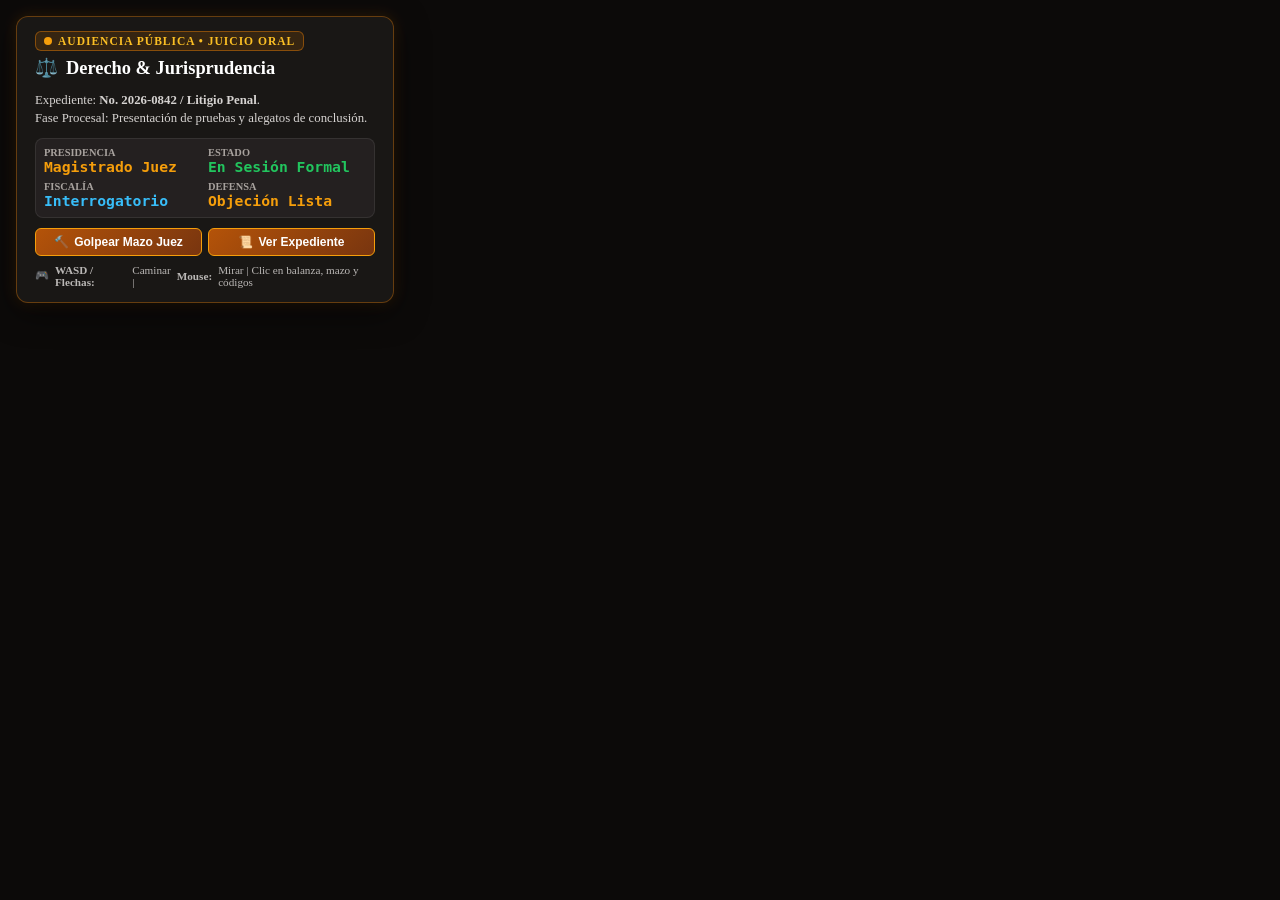
<file: derecho.html>
<!DOCTYPE html>
<html lang="es">
<head>
  <meta charset="UTF-8">
  <meta name="viewport" content="width=device-width, initial-scale=1.0">
  <title>Simulador de Derecho | Sala de Audiencias 3D - Vision Mind</title>
  <script src="https://aframe.io/releases/1.5.0/aframe.min.js"></script>
  <style>
    html, body {
      width: 100%;
      height: 100%;
      margin: 0;
      padding: 0;
      overflow: hidden;
      background: #0c0a09;
      color: #f5f5f4;
      user-select: none;
    }

    a-scene {
      display: block;
      width: 100vw;
      height: 100vh;
      position: absolute;
      top: 0;
      left: 0;
      z-index: 1;
    }

    /* HUD Futurista Judicial */
    .hud-panel {
      position: absolute;
      top: 16px;
      left: 16px;
      z-index: 999;
      background: rgba(28, 25, 23, 0.92);
      backdrop-filter: blur(12px);
      border: 1px solid rgba(217, 119, 6, 0.4);
      border-radius: 12px;
      padding: 14px 18px;
      max-width: 340px;
      box-shadow: 0 8px 32px rgba(0, 0, 0, 0.6), 0 0 15px rgba(217, 119, 6, 0.2);
      pointer-events: auto;
    }

    .hud-badge {
      display: inline-flex;
      align-items: center;
      gap: 6px;
      background: rgba(217, 119, 6, 0.15);
      border: 1px solid rgba(217, 119, 6, 0.5);
      color: #fbbf24;
      font-size: 0.72rem;
      font-weight: 700;
      text-transform: uppercase;
      letter-spacing: 1px;
      padding: 3px 8px;
      border-radius: 6px;
      margin-bottom: 6px;
    }

    .pulse-dot {
      width: 8px;
      height: 8px;
      background: #f59e0b;
      border-radius: 50%;
      animation: pulse 1.2s infinite;
    }
    @keyframes pulse {
      0% { transform: scale(0.9); opacity: 0.7; }
      50% { transform: scale(1.3); opacity: 1; box-shadow: 0 0 8px #f59e0b; }
      100% { transform: scale(0.9); opacity: 0.7; }
    }

    .hud-title {
      font-size: 1.15rem;
      font-weight: 800;
      color: #ffffff;
      margin-bottom: 4px;
      display: flex;
      align-items: center;
      gap: 8px;
    }

    .hud-desc {
      font-size: 0.8rem;
      color: #d6d3d1;
      line-height: 1.4;
      margin-bottom: 10px;
    }

    .court-status {
      display: grid;
      grid-template-columns: 1fr 1fr;
      gap: 6px;
      margin-bottom: 10px;
      background: rgba(41, 37, 36, 0.75);
      padding: 8px;
      border-radius: 8px;
      border: 1px solid rgba(255, 255, 255, 0.08);
    }

    .c-item {
      display: flex;
      flex-direction: column;
    }
    .c-lbl {
      font-size: 0.65rem;
      color: #a8a29e;
      text-transform: uppercase;
      font-weight: 600;
    }
    .c-val {
      font-size: 0.92rem;
      font-weight: 700;
      font-family: monospace;
    }
    .val-gold { color: #f59e0b; }
    .val-green { color: #22c55e; }
    .val-blue { color: #38bdf8; }

    .hud-controls {
      display: flex;
      gap: 6px;
      margin-bottom: 8px;
    }

    .btn-action {
      flex: 1;
      padding: 6px 10px;
      background: linear-gradient(135deg, #b45309, #78350f);
      border: 1px solid #f59e0b;
      color: white;
      font-size: 0.75rem;
      font-weight: 600;
      border-radius: 6px;
      cursor: pointer;
      display: flex;
      align-items: center;
      justify-content: center;
      gap: 5px;
      transition: all 0.2s ease;
    }
    .btn-action:hover {
      background: linear-gradient(135deg, #78350f, #b45309);
      box-shadow: 0 0 10px rgba(245, 158, 11, 0.4);
      transform: translateY(-1px);
    }

    .instructions-tag {
      font-size: 0.7rem;
      color: #d6d3d1;
      display: flex;
      align-items: center;
      gap: 6px;
      opacity: 0.85;
    }

    #notif-box {
      position: absolute;
      bottom: 24px;
      left: 50%;
      transform: translateX(-50%);
      background: rgba(28, 25, 23, 0.95);
      border: 1px solid #f59e0b;
      padding: 8px 18px;
      border-radius: 30px;
      font-size: 0.85rem;
      color: #fbbf24;
      box-shadow: 0 4px 20px rgba(0,0,0,0.6);
      opacity: 0;
      transition: opacity 0.3s ease;
      pointer-events: none;
      z-index: 1000;
      text-align: center;
    }
  </style>
</head>
<body>

  <!-- HUD Flotante Tribunal / Derecho -->
  <div class="hud-panel">
    <div class="hud-badge">
      <span class="pulse-dot"></span> AUDIENCIA PÚBLICA &bull; JUICIO ORAL
    </div>
    <div class="hud-title">
      <span>⚖️</span> Derecho &amp; Jurisprudencia
    </div>
    <p class="hud-desc">
      Expediente: <strong>No. 2026-0842 / Litigio Penal</strong>.<br>
      Fase Procesal: Presentación de pruebas y alegatos de conclusión.
    </p>

    <div class="court-status">
      <div class="c-item">
        <span class="c-lbl">Presidencia</span>
        <span class="c-val val-gold">Magistrado Juez</span>
      </div>
      <div class="c-item">
        <span class="c-lbl">Estado</span>
        <span class="c-val val-green">En Sesión Formal</span>
      </div>
      <div class="c-item">
        <span class="c-lbl">Fiscalía</span>
        <span class="c-val val-blue">Interrogatorio</span>
      </div>
      <div class="c-item">
        <span class="c-lbl">Defensa</span>
        <span class="c-val val-gold">Objeción Lista</span>
      </div>
    </div>

    <div class="hud-controls">
      <button class="btn-action" onclick="strikeGavel()">
        <span>🔨</span> Golpear Mazo Juez
      </button>
      <button class="btn-action" onclick="inspectEvidence()">
        <span>📜</span> Ver Expediente
      </button>
    </div>

    <div class="instructions-tag">
      <span>🎮</span> <strong>WASD / Flechas:</strong> Caminar | <strong>Mouse:</strong> Mirar | Clic en balanza, mazo y códigos
    </div>
  </div>

  <div id="notif-box">Elemento procesal seleccionado</div>

  <!-- ESCENA VR A-FRAME -->
  <a-scene embedded vr-mode-ui="enabled: true">

    <!-- CÁMARA CON CURSOR INTERACTIVO -->
    <a-entity position="0 1.6 4.2">
      <a-camera look-controls="pointerLockEnabled: false" wasd-controls="acceleration: 20">
        <a-cursor
          id="cursor"
          color="#f59e0b"
          fuse="false"
          raycaster="objects: .interactivo">
        </a-cursor>
      </a-camera>
    </a-entity>

    <!-- ILUMINACIÓN SOLEMNE DE TRIBUNAL -->
    <a-light type="ambient" color="#ffedd5" intensity="0.55"></a-light>
    
    <!-- Luz puntual sobre el estrado del juez -->
    <a-light type="spot" position="0 4.2 -1.8" target="#juez-target" color="#fef3c7" intensity="2.4" angle="45" penumbra="0.3"></a-light>
    <a-light type="point" position="-2.5 3 0.5" color="#f59e0b" intensity="0.4"></a-light>
    <a-light type="point" position="2.5 3 0.5" color="#f59e0b" intensity="0.4"></a-light>

    <!-- ========================================== -->
    <!-- ESTRUCTURA DE LA SALA DE AUDIENCIAS -->
    <!-- ========================================== -->

    <!-- Piso de mármol pulido con ribetes clásicos -->
    <a-plane
      rotation="-90 0 0"
      width="18"
      height="18"
      color="#292524"
      roughness="0.2"
      metalness="0.3">
    </a-plane>

    <!-- Pared Frontal revestida en madera noble de caoba y molduras -->
    <a-box position="0 3 -6.5" width="18" height="6" depth="0.3" color="#3e2723"></a-box>
    <a-box position="0 3 -6.32" width="10" height="5.6" depth="0.08" color="#4a2810"></a-box>

    <!-- Columnas neoclásicas en relieve en la pared del fondo -->
    <a-cylinder position="-3.5 3 -6.2" radius="0.25" height="5.8" color="#78350f" metalness="0.3"></a-cylinder>
    <a-cylinder position="3.5 3 -6.2" radius="0.25" height="5.8" color="#78350f" metalness="0.3"></a-cylinder>
    <a-cylinder position="-1.8 3 -6.2" radius="0.2" height="5.8" color="#5c2c16"></a-cylinder>
    <a-cylinder position="1.8 3 -6.2" radius="0.2" height="5.8" color="#5c2c16"></a-cylinder>

    <!-- Paredes Laterales y Trasera -->
    <a-box position="-8 3 0" width="0.3" height="6" depth="16" color="#451a03"></a-box>
    <a-box position="8 3 0" width="0.3" height="6" depth="16" color="#451a03"></a-box>
    <a-box position="0 3 7" width="18" height="6" depth="0.3" color="#292524"></a-box>

    <!-- Techo artesonado de sala de justicia -->
    <a-box position="0 6 0" width="18" height="0.3" depth="16" color="#1c1917"></a-box>

    <!-- ESCUDO DE JUSTICIA / EMBLEMA NACIONAL EN PARED TRASERA DEL JUEZ -->
    <a-cylinder position="0 4.5 -6.22" radius="0.65" height="0.06" rotation="90 0 0" color="#f59e0b" metalness="0.9" roughness="0.2"></a-cylinder>
    <a-cylinder position="0 4.5 -6.18" radius="0.55" height="0.04" rotation="90 0 0" color="#1c1917"></a-cylinder>
    <a-text value="LEX &bull; JUSTITIA &bull; VERITAS" position="-0.48 4.5 -6.15" scale="0.26 0.26 0.26" color="#f59e0b"></a-text>

    <!-- ========================================== -->
    <!-- ESTRADO ELEVADO DEL JUEZ (PRESIDENCIA) -->
    <!-- ========================================== -->
    <a-entity id="estrado-juez" position="0 0 -2.4">
      
      <!-- Target para la luz cenital del estrado -->
      <a-entity id="juez-target" position="0 1.2 0"></a-entity>

      <!-- Tarima elevada escalonada -->
      <a-box position="0 0.25 0" width="4.4" height="0.5" depth="2.0" color="#5c2c16" roughness="0.6"></a-box>
      <a-box position="0 0.52 0" width="4.2" height="0.05" depth="1.9" color="#78350f"></a-box>

      <!-- Mesa señorial del Juez con faldón tallado -->
      <a-box position="0 1.05 0.3" width="3.4" height="1.0" depth="0.9" color="#3b1d08" roughness="0.5"></a-box>
      <a-box position="0 1.57 0.3" width="3.6" height="0.06" depth="1.05" color="#5c2c16" metalness="0.4"></a-box>

      <!-- Silla de alto respaldo judicial en cuero oscuro -->
      <a-box position="0 1.15 -0.45" width="0.75" height="0.1" depth="0.65" color="#1c1917"></a-box>
      <a-box position="0 1.75 -0.72" width="0.75" height="1.1" depth="0.12" color="#1c1917"></a-box>

      <!-- Placa dorada en el estrado -->
      <a-box position="0 1.45 0.76" width="1.6" height="0.22" depth="0.02" color="#f59e0b" metalness="0.9"></a-box>
      <a-text value="MAGISTRADO JUEZ PRESIDENTE" position="-0.72 1.45 0.78" scale="0.26 0.26 0.26" color="#1c1917"></a-text>

      <!-- BALANZA DE LA JUSTICIA (DORADA CLÁSICA EN RELIEVE 3D) -->
      <a-entity position="-1.0 1.6 0.3" class="interactivo" onclick="mostrarNotif('Balanza de la Justicia: Símbolo de equidad e imparcialidad en la aplicación de la ley.')">
        <!-- Base de la balanza -->
        <a-cylinder radius="0.1" height="0.03" color="#f59e0b" metalness="0.9"></a-cylinder>
        <!-- Mástil vertical -->
        <a-cylinder position="0 0.28 0" radius="0.015" height="0.55" color="#f59e0b" metalness="0.9"></a-cylinder>
        <!-- Brazo horizontal en T oscilante -->
        <a-cylinder position="0 0.54 0" radius="0.012" height="0.45" rotation="0 0 90" color="#f59e0b" metalness="0.9"
          animation="property: rotation; to: 0 0 85; dir: alternate; loop: true; dur: 2500; easing: easeInOutSine">
        </a-cylinder>
        <!-- Platillo izquierdo -->
        <a-cylinder position="-0.21 0.38 0" radius="0.08" height="0.01" color="#f59e0b" metalness="0.9"></a-cylinder>
        <a-cylinder position="-0.21 0.46 0" radius="0.003" height="0.16" color="#f59e0b"></a-cylinder>
        <!-- Platillo derecho -->
        <a-cylinder position="0.21 0.38 0" radius="0.08" height="0.01" color="#f59e0b" metalness="0.9"></a-cylinder>
        <a-cylinder position="0.21 0.46 0" radius="0.003" height="0.16" color="#f59e0b"></a-cylinder>
      </a-entity>

      <!-- MAZO DEL JUEZ Y TACO DE RESONANCIA (GAVEL) -->
      <a-entity id="gavel-entity" position="0.3 1.6 0.35" class="interactivo" onclick="strikeGavel()">
        <!-- Taco de percusión de madera -->
        <a-cylinder position="0 0.02 0" radius="0.12" height="0.04" color="#78350f" roughness="0.5"></a-cylinder>
        <!-- Mango del mazo -->
        <a-cylinder position="0 0.06 0" radius="0.015" height="0.24" rotation="0 0 90" color="#451a03"></a-cylinder>
        <!-- Cabeza cilíndrica del mazo -->
        <a-cylinder position="0.12 0.06 0" radius="0.04" height="0.1" rotation="90 0 0" color="#451a03"></a-cylinder>
      </a-entity>

      <!-- CÓDIGOS LEGALES Y CONSTITUCIÓN EN EL ESTRADO -->
      <a-box position="0.9 1.63 0.25" width="0.35" height="0.08" depth="0.45" color="#991b1b" class="interactivo" onclick="mostrarNotif('Código Penal y Código de Procedimiento Penal Colombiano.')"></a-box>
      <a-box position="0.9 1.7 0.25" width="0.32" height="0.06" depth="0.42" color="#1e3a8a"></a-box>
      <a-text value="CONSTITUCION" position="0.75 1.74 0.25" scale="0.14 0.14 0.14" color="#f59e0b" rotation="-90 0 0"></a-text>

      <!-- Micrófono de cuello de ganso del estrado -->
      <a-cylinder position="-0.3 1.62 0.5" radius="0.008" height="0.25" rotation="-20 0 0" color="#e2e8f0" metalness="0.9"></a-cylinder>
      <a-sphere position="-0.3 1.74 0.56" radius="0.025" color="#0f172a"></a-sphere>

      <a-text value="SALA DE AUDIENCIAS No. 03" position="-1.3 2.3 0.3" scale="0.4 0.4 0.4" color="#ffffff"></a-text>
    </a-entity>

    <!-- ========================================== -->
    <!-- MESA DE LA FISCALÍA / PARTE DEMANDANTE (DERECHA) -->
    <!-- ========================================== -->
    <a-entity position="2.2 0 0.8" rotation="0 -15 0">
      <!-- Mesa de litigio -->
      <a-box position="0 0.4 0" width="1.8" height="0.8" depth="0.9" color="#451a03"></a-box>
      <a-box position="0 0.82 0" width="1.9" height="0.04" depth="1.0" color="#5c2c16"></a-box>

      <!-- Maletín de cuero ejecutivo y expedientes -->
      <a-box position="-0.4 0.94 -0.1" width="0.4" height="0.2" depth="0.15" color="#292524" class="interactivo" onclick="mostrarNotif('Maletín de la Fiscalía: Dictámenes periciales y cadena de custodia.')"></a-box>
      <!-- Expedientes procesales -->
      <a-box position="0.3 0.86 0.1" width="0.32" height="0.05" depth="0.4" color="#fef08a"></a-box>
      <a-box position="0.3 0.9 0.1" width="0.3" height="0.04" depth="0.38" color="#fed7aa"></a-box>

      <!-- Placa de la parte procesal -->
      <a-box position="0 0.9 0.45" width="0.8" height="0.1" depth="0.02" color="#0284c7"></a-box>
      <a-text value="FISCALIA GENERAL" position="-0.35 0.9 0.47" scale="0.22 0.22 0.22" color="#ffffff"></a-text>
      <!-- Micrófono de litigante -->
      <a-cylinder position="0.6 0.9 0.2" radius="0.008" height="0.2" rotation="-15 0 0" color="#cbd5e1"></a-cylinder>
    </a-entity>

    <!-- ========================================== -->
    <!-- MESA DE LA DEFENSA TÉCNICA (IZQUIERDA) -->
    <!-- ========================================== -->
    <a-entity position="-2.2 0 0.8" rotation="0 15 0">
      <a-box position="0 0.4 0" width="1.8" height="0.8" depth="0.9" color="#451a03"></a-box>
      <a-box position="0 0.82 0" width="1.9" height="0.04" depth="1.0" color="#5c2c16"></a-box>

      <!-- Laptop y carpetas de la defensa -->
      <a-box position="-0.2 0.85 0" width="0.32" height="0.02" depth="0.24" color="#94a3b8" metalness="0.8"></a-box>
      <a-box position="-0.2 0.96 -0.1" width="0.32" height="0.22" depth="0.02" rotation="-20 0 0" color="#0f172a" class="interactivo" onclick="mostrarNotif('Ordenador de la Defensa: Jurisprudencia de la Corte Suprema y contra-interrogatorio.')"></a-box>
      <a-box position="0.4 0.86 0.1" width="0.35" height="0.06" depth="0.4" color="#e0f2fe"></a-box>

      <!-- Placa Defensa -->
      <a-box position="0 0.9 0.45" width="0.8" height="0.1" depth="0.02" color="#b45309"></a-box>
      <a-text value="DEFENSA TECNICA" position="-0.33 0.9 0.47" scale="0.22 0.22 0.22" color="#ffffff"></a-text>
      <a-cylinder position="-0.6 0.9 0.2" radius="0.008" height="0.2" rotation="-15 0 0" color="#cbd5e1"></a-cylinder>
    </a-entity>

    <!-- ========================================== -->
    <!-- ESTRADO DE TESTIGOS (BANQUILLO DE DECLARACIÓN) -->
    <!-- ========================================== -->
    <a-entity position="3.1 0 -1.0" rotation="0 -45 0" class="interactivo" onclick="mostrarNotif('Estrado de Testigos: Lugar de juramento y declaración testifical bajo gravedad de ley.')">
      <a-box position="0 0.3 0" width="1.2" height="0.6" depth="1.0" color="#5c2c16"></a-box>
      <a-box position="0 0.9 0.48" width="1.2" height="0.6" depth="0.06" color="#78350f"></a-box>
      <a-box position="-0.58 0.9 0" width="0.06" height="0.6" depth="1.0" color="#78350f"></a-box>
      <!-- Silla de testigo -->
      <a-box position="0 0.65 -0.1" width="0.5" height="0.08" depth="0.45" color="#1c1917"></a-box>
      <!-- Micrófono de testigo -->
      <a-cylinder position="0.2 1.1 0.4" radius="0.008" height="0.25" rotation="-30 0 0" color="#cbd5e1"></a-cylinder>
      <a-text value="TESTIGO" position="-0.22 1.3 0.4" scale="0.25 0.25 0.25" color="#f59e0b"></a-text>
    </a-entity>

    <!-- ========================================== -->
    <!-- BARANDILLA DIVISORIA (BARRA DEL PÚBLICO) -->
    <!-- ========================================== -->
    <a-entity position="0 0 2.4">
      <a-box position="-2.4 0.45 0" width="3.2" height="0.9" depth="0.08" color="#5c2c16"></a-box>
      <a-box position="2.4 0.45 0" width="3.2" height="0.9" depth="0.08" color="#5c2c16"></a-box>
      <!-- Puertecilla central de paso -->
      <a-box position="0 0.45 0" width="1.4" height="0.8" depth="0.04" color="#78350f" class="interactivo" onclick="mostrarNotif('Paso reservado para partes procesales, abogados y personal judicial.')"></a-box>
      <a-cylinder position="-0.7 0.45 0" radius="0.04" height="0.9" color="#b45309"></a-cylinder>
      <a-cylinder position="0.7 0.45 0" radius="0.04" height="0.9" color="#b45309"></a-cylinder>
    </a-entity>

    <!-- BANCAS DE LA AUDIENCIA (ZONA DEL PÚBLICO) -->
    <a-entity position="0 0 4.0">
      <a-box position="-2.2 0.35 0" width="2.6" height="0.7" depth="0.5" color="#451a03"></a-box>
      <a-box position="2.2 0.35 0" width="2.6" height="0.7" depth="0.5" color="#451a03"></a-box>
    </a-entity>

  </a-scene>

  <script>
    let audioCtx = null;

    function initAudio() {
      if (!audioCtx) {
        audioCtx = new (window.AudioContext || window.webkitAudioContext)();
      }
    }

    // Sonido contundente de golpe de mazo de madera judicial ("¡Orden en la sala!")
    function strikeGavel() {
      initAudio();
      mostrarNotif('¡GOLPE DE MAZO! ¡Silencio en la sala, el tribunal está en sesión!');
      if (!audioCtx) return;
      try {
        // Doble golpe de mazo realista
        playWoodKnock(0);
        setTimeout(() => playWoodKnock(0.18), 180);
      } catch (e) {
        console.warn(e);
      }
    }

    function playWoodKnock(delay = 0) {
      if (!audioCtx) return;
      const t = audioCtx.currentTime + delay;
      const osc = audioCtx.createOscillator();
      const gain = audioCtx.createGain();
      
      osc.type = 'triangle';
      osc.frequency.setValueAtTime(180, t);
      osc.frequency.exponentialRampToValueAtTime(45, t + 0.12);

      gain.gain.setValueAtTime(0.5, t);
      gain.gain.exponentialRampToValueAtTime(0.001, t + 0.14);

      osc.connect(gain);
      gain.connect(audioCtx.destination);
      osc.start(t);
      osc.stop(t + 0.14);
    }

    function inspectEvidence() {
      mostrarNotif('Expediente #2026-0842: Testimonios recolectados y pruebas admitidas.');
    }

    function mostrarNotif(texto) {
      const box = document.getElementById('notif-box');
      box.innerText = texto;
      box.style.opacity = '1';
      clearTimeout(window.notifTimeout);
      window.notifTimeout = setTimeout(() => {
        box.style.opacity = '0';
      }, 3500);
    }
  </script>
</body>
</html>
</file>
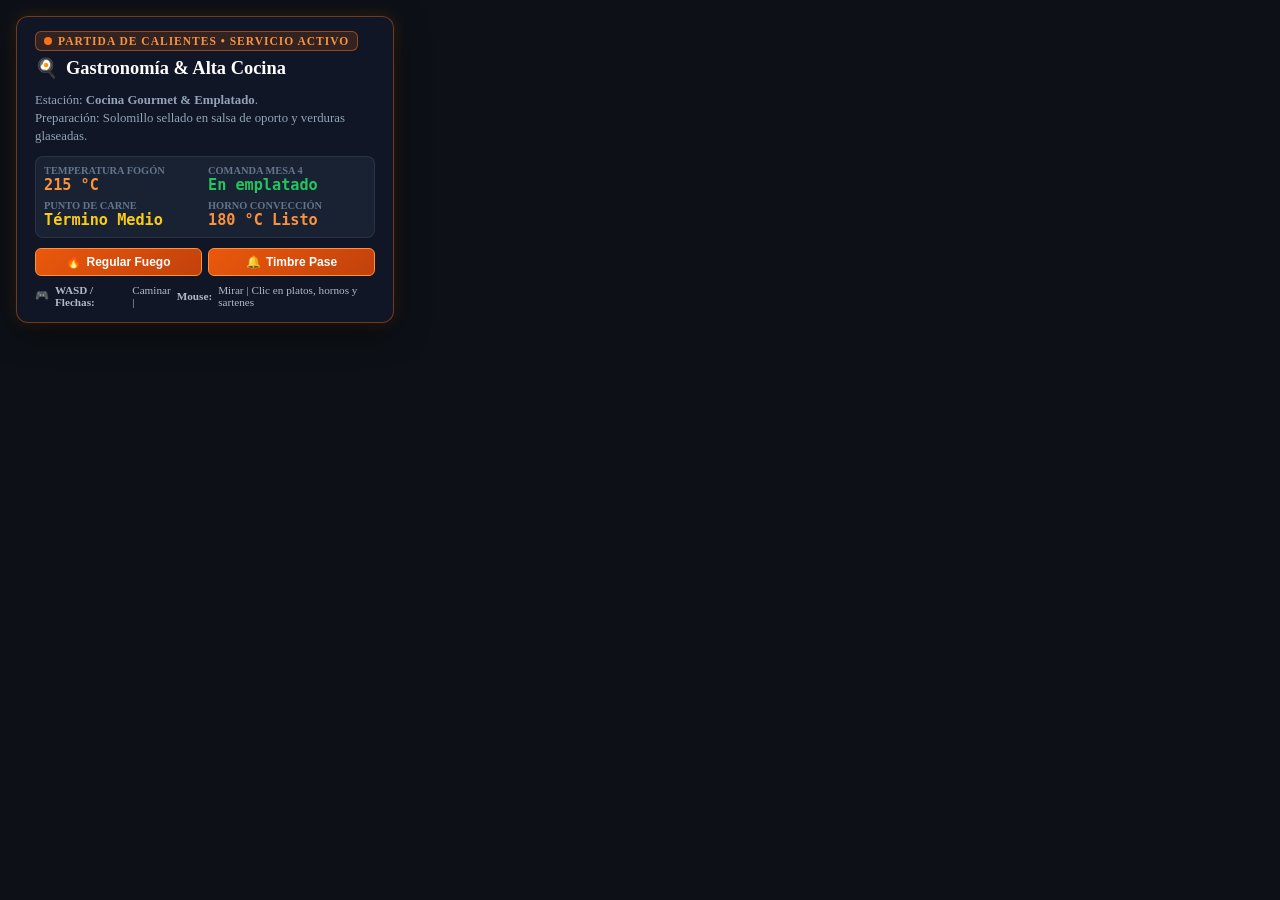
<file: gastronomia copy.html>
<!DOCTYPE html>
<html lang="es">
<head>
  <meta charset="UTF-8">
  <meta name="viewport" content="width=device-width, initial-scale=1.0">
  <title>Simulador de Gastronomía | Cocina Profesional 3D - Vision Mind</title>
  <script src="https://aframe.io/releases/1.5.0/aframe.min.js"></script>
  <style>
    html, body {
      width: 100%;
      height: 100%;
      margin: 0;
      padding: 0;
      overflow: hidden;
      background: #0d1117;
      color: #f1f5f9;
      user-select: none;
    }

    a-scene {
      display: block;
      width: 100vw;
      height: 100vh;
      position: absolute;
      top: 0;
      left: 0;
      z-index: 1;
    }

    /* HUD Futurista de Cocina */
    .hud-panel {
      position: absolute;
      top: 16px;
      left: 16px;
      z-index: 999;
      background: rgba(17, 24, 39, 0.9);
      backdrop-filter: blur(12px);
      border: 1px solid rgba(249, 115, 22, 0.4);
      border-radius: 12px;
      padding: 14px 18px;
      max-width: 340px;
      box-shadow: 0 8px 32px rgba(0, 0, 0, 0.5), 0 0 15px rgba(249, 115, 22, 0.2);
      pointer-events: auto;
    }

    .hud-badge {
      display: inline-flex;
      align-items: center;
      gap: 6px;
      background: rgba(249, 115, 22, 0.15);
      border: 1px solid rgba(249, 115, 22, 0.5);
      color: #fb923c;
      font-size: 0.72rem;
      font-weight: 700;
      text-transform: uppercase;
      letter-spacing: 1px;
      padding: 3px 8px;
      border-radius: 6px;
      margin-bottom: 6px;
    }

    .pulse-dot {
      width: 8px;
      height: 8px;
      background: #f97316;
      border-radius: 50%;
      animation: pulse 1.2s infinite;
    }
    @keyframes pulse {
      0% { transform: scale(0.9); opacity: 0.7; }
      50% { transform: scale(1.3); opacity: 1; box-shadow: 0 0 8px #f97316; }
      100% { transform: scale(0.9); opacity: 0.7; }
    }

    .hud-title {
      font-size: 1.15rem;
      font-weight: 800;
      color: #ffffff;
      margin-bottom: 4px;
      display: flex;
      align-items: center;
      gap: 8px;
    }

    .hud-desc {
      font-size: 0.8rem;
      color: #94a3b8;
      line-height: 1.4;
      margin-bottom: 10px;
    }

    .kitchen-status {
      display: grid;
      grid-template-columns: 1fr 1fr;
      gap: 6px;
      margin-bottom: 10px;
      background: rgba(30, 41, 59, 0.7);
      padding: 8px;
      border-radius: 8px;
      border: 1px solid rgba(255, 255, 255, 0.08);
    }

    .k-item {
      display: flex;
      flex-direction: column;
    }
    .k-lbl {
      font-size: 0.65rem;
      color: #64748b;
      text-transform: uppercase;
      font-weight: 600;
    }
    .k-val {
      font-size: 0.95rem;
      font-weight: 700;
      font-family: monospace;
    }
    .val-orange { color: #fb923c; }
    .val-green { color: #22c55e; }
    .val-yellow { color: #facc15; }

    .hud-controls {
      display: flex;
      gap: 6px;
      margin-bottom: 8px;
    }

    .btn-action {
      flex: 1;
      padding: 6px 10px;
      background: linear-gradient(135deg, #ea580c, #c2410c);
      border: 1px solid #fb923c;
      color: white;
      font-size: 0.75rem;
      font-weight: 600;
      border-radius: 6px;
      cursor: pointer;
      display: flex;
      align-items: center;
      justify-content: center;
      gap: 5px;
      transition: all 0.2s ease;
    }
    .btn-action:hover {
      background: linear-gradient(135deg, #c2410c, #ea580c);
      box-shadow: 0 0 10px rgba(251, 146, 60, 0.4);
      transform: translateY(-1px);
    }

    .instructions-tag {
      font-size: 0.7rem;
      color: #cbd5e1;
      display: flex;
      align-items: center;
      gap: 6px;
      opacity: 0.85;
    }

    #notif-box {
      position: absolute;
      bottom: 24px;
      left: 50%;
      transform: translateX(-50%);
      background: rgba(15, 23, 42, 0.95);
      border: 1px solid #fb923c;
      padding: 8px 18px;
      border-radius: 30px;
      font-size: 0.85rem;
      color: #fb923c;
      box-shadow: 0 4px 20px rgba(0,0,0,0.6);
      opacity: 0;
      transition: opacity 0.3s ease;
      pointer-events: none;
      z-index: 1000;
      text-align: center;
    }
  </style>
</head>
<body>

  <!-- HUD Flotante Gastronomía -->
  <div class="hud-panel">
    <div class="hud-badge">
      <span class="pulse-dot"></span> PARTIDA DE CALIENTES &bull; SERVICIO ACTIVO
    </div>
    <div class="hud-title">
      <span>🍳</span> Gastronomía &amp; Alta Cocina
    </div>
    <p class="hud-desc">
      Estación: <strong>Cocina Gourmet &amp; Emplatado</strong>.<br>
      Preparación: Solomillo sellado en salsa de oporto y verduras glaseadas.
    </p>

    <div class="kitchen-status">
      <div class="k-item">
        <span class="k-lbl">Temperatura Fogón</span>
        <span class="k-val val-orange" id="k-temp">215 °C</span>
      </div>
      <div class="k-item">
        <span class="k-lbl">Comanda Mesa 4</span>
        <span class="k-val val-green">En emplatado</span>
      </div>
      <div class="k-item">
        <span class="k-lbl">Punto de Carne</span>
        <span class="k-val val-yellow">Término Medio</span>
      </div>
      <div class="k-item">
        <span class="k-lbl">Horno Convección</span>
        <span class="k-val val-orange">180 °C Listo</span>
      </div>
    </div>

    <div class="hud-controls">
      <button class="btn-action" onclick="toggleStoveFlames()">
        <span id="flame-icon">🔥</span> Regular Fuego
      </button>
      <button class="btn-action" onclick="ringServiceBell()">
        <span>🔔</span> Timbre Pase
      </button>
    </div>

    <div class="instructions-tag">
      <span>🎮</span> <strong>WASD / Flechas:</strong> Caminar | <strong>Mouse:</strong> Mirar | Clic en platos, hornos y sartenes
    </div>
  </div>

  <div id="notif-box">Ingrediente seleccionado</div>

  <!-- ESCENA VR A-FRAME -->
  <a-scene embedded vr-mode-ui="enabled: true">

    <!-- CÁMARA CON CURSOR INTERACTIVO -->
    <a-entity position="0 1.6 3.8">
      <a-camera look-controls="pointerLockEnabled: false" wasd-controls="acceleration: 20">
        <a-cursor
          id="cursor"
          color="#fb923c"
          fuse="false"
          raycaster="objects: .interactivo">
        </a-cursor>
      </a-camera>
    </a-entity>

    <!-- ILUMINACIÓN DE COCINA CÁLIDA Y PROFESIONAL -->
    <a-light type="ambient" color="#ffedd5" intensity="0.55"></a-light>
    
    <!-- Luces directas bajo la campana hacia los fogones -->
    <a-light type="spot" position="0 3.8 -2.4" target="#fogon-target" color="#ffedd5" intensity="2.5" angle="50" penumbra="0.3"></a-light>
    <a-light type="point" position="0 2.8 0.2" color="#f97316" intensity="0.8"></a-light>
    <a-light type="point" position="-3.5 3 -2" color="#38bdf8" intensity="0.3"></a-light>

    <!-- ========================================== -->
    <!-- ESTRUCTURA DE LA COCINA INDUSTRIAL -->
    <!-- ========================================== -->

    <!-- Piso cerámico antideslizante de cocina (terracota rústica) -->
    <a-plane
      rotation="-90 0 0"
      width="18"
      height="18"
      color="#7c2d12"
      roughness="0.5"
      metalness="0.1">
    </a-plane>

    <!-- Pared Frontal (Azulejos tipo Subway Tile con panel de acero inoxidable central) -->
    <a-box position="0 3 -7" width="18" height="6" depth="0.3" color="#f8fafc"></a-box>
    <a-box position="0 2.5 -6.82" width="8" height="3.5" depth="0.05" color="#cbd5e1" metalness="0.8" roughness="0.2"></a-box>

    <!-- Paredes Laterales y Trasera -->
    <a-box position="-8 3 0" width="0.3" height="6" depth="16" color="#f1f5f9"></a-box>
    <a-box position="8 3 0" width="0.3" height="6" depth="16" color="#f1f5f9"></a-box>
    <a-box position="0 3 7" width="18" height="6" depth="0.3" color="#e2e8f0"></a-box>

    <!-- Techo con conductos industriales -->
    <a-box position="0 6 0" width="18" height="0.3" depth="16" color="#94a3b8"></a-box>
    <a-cylinder position="0 5.6 0" radius="0.4" height="16" rotation="0 0 90" color="#64748b" metalness="0.7"></a-cylinder>

    <!-- ========================================== -->
    <!-- BATERÍA DE FOGONES INDUSTRIALES Y CAMPANA -->
    <!-- ========================================== -->
    <a-entity id="fogones-area" position="0 0 -2.6">
      
      <!-- Target para la luz de la campana -->
      <a-entity id="fogon-target" position="0 0.9 0"></a-entity>

      <!-- Bloque de cocina industrial de acero inoxidable -->
      <a-box position="0 0.45 0" width="3.2" height="0.9" depth="1.3" color="#475569" metalness="0.8" roughness="0.3"></a-box>
      <a-box position="0 0.91 0" width="3.15" height="0.04" depth="1.25" color="#1e293b"></a-box>

      <!-- Rejillas de hierro fundido de los 4 fogones -->
      <a-box position="-0.9 0.94 -0.25" width="0.7" height="0.03" depth="0.55" color="#0f172a"></a-box>
      <a-box position="-0.9 0.94 0.35" width="0.7" height="0.03" depth="0.55" color="#0f172a"></a-box>
      <a-box position="0.9 0.94 -0.25" width="0.7" height="0.03" depth="0.55" color="#0f172a"></a-box>
      <a-box position="0.9 0.94 0.35" width="0.7" height="0.03" depth="0.55" color="#0f172a"></a-box>

      <!-- LLAMAS DE GAS AZUL Y NARANJA (ANIMADAS) -->
      <a-cylinder
        id="flame-1"
        position="-0.9 0.96 0.35"
        radius="0.16"
        height="0.06"
        color="#38bdf8"
        emissive="#0284c7"
        emissiveIntensity="1.8"
        animation="property: scale; to: 1.1 1.3 1.1; dir: alternate; loop: true; dur: 200">
      </a-cylinder>
      <a-cylinder
        id="flame-2"
        position="0.9 0.96 -0.25"
        radius="0.18"
        height="0.07"
        color="#f97316"
        emissive="#ea580c"
        emissiveIntensity="1.5"
        animation="property: scale; to: 1.15 1.25 1.15; dir: alternate; loop: true; dur: 250">
      </a-cylinder>

      <!-- Sartén profesional con salteado de verduras -->
      <a-cylinder
        position="-0.9 1.03 0.35"
        radius="0.25"
        height="0.08"
        color="#1e293b"
        metalness="0.9"
        class="interactivo"
        onclick="mostrarNotif('Sartén antiadherente: Salteando chalotas y espárragos en mantequilla clarificada.')">
      </a-cylinder>
      <!-- Mango largo de acero de la sartén -->
      <a-cylinder position="-0.9 1.06 0.68" radius="0.02" height="0.45" rotation="75 0 0" color="#64748b" metalness="0.9"></a-cylinder>
      <!-- Verduras salteándose en el sartén -->
      <a-sphere position="-0.95 1.06 0.32" radius="0.04" color="#ef4444"></a-sphere>
      <a-sphere position="-0.85 1.06 0.38" radius="0.035" color="#22c55e"></a-sphere>
      <a-sphere position="-0.9 1.06 0.36" radius="0.03" color="#eab308"></a-sphere>

      <!-- Olla grande sopera (Stockpot) con caldo humeante -->
      <a-cylinder
        position="0.9 1.22 -0.25"
        radius="0.28"
        height="0.5"
        color="#cbd5e1"
        metalness="0.95"
        class="interactivo"
        onclick="mostrarNotif('Olla sopera (Fondo Oscuro): Reducción de ternera con hierbas aromáticas.')">
      </a-cylinder>
      <!-- Asas de la olla -->
      <a-torus position="0.6 1.35 -0.25" radius="0.06" radius-tubular="0.015" rotation="0 90 0" color="#64748b"></a-torus>
      <a-torus position="1.2 1.35 -0.25" radius="0.06" radius-tubular="0.015" rotation="0 90 0" color="#64748b"></a-torus>

      <!-- Mandos de gas frontales (Perillas rojas y negras) -->
      <a-cylinder position="-0.9 0.7 0.66" radius="0.04" height="0.04" rotation="90 0 0" color="#ef4444"></a-cylinder>
      <a-cylinder position="-0.5 0.7 0.66" radius="0.04" height="0.04" rotation="90 0 0" color="#0f172a"></a-cylinder>
      <a-cylinder position="0.5 0.7 0.66" radius="0.04" height="0.04" rotation="90 0 0" color="#0f172a"></a-cylinder>
      <a-cylinder position="0.9 0.7 0.66" radius="0.04" height="0.04" rotation="90 0 0" color="#ef4444"></a-cylinder>

      <!-- CAMPANA EXTRACTORA INDUSTRIAL DE ACERO SOBRE LOS FOGONES -->
      <a-entity position="0 3.6 0">
        <a-box position="0 0 0" width="3.6" height="0.6" depth="1.6" color="#64748b" metalness="0.8"></a-box>
        <!-- Filtros metálicos inclinados -->
        <a-plane position="0 -0.28 0" rotation="90 0 0" width="3.4" height="1.4" color="#334155" metalness="0.9"></a-plane>
        <!-- Conducto hacia el techo -->
        <a-cylinder position="0 0.9 0" radius="0.45" height="1.2" color="#64748b" metalness="0.8"></a-cylinder>
      </a-entity>

      <a-text value="ZONA DE FOGONES INDUSTRIAL" position="-1.4 1.8 0" scale="0.4 0.4 0.4" color="#fb923c"></a-text>
    </a-entity>

    <!-- ========================================== -->
    <!-- ISLA CENTRAL DE PREPARACIÓN Y EMPLATADO -->
    <!-- ========================================== -->
    <a-entity id="isla-central" position="0 0 0.5">
      
      <!-- Mesón de acero inoxidable -->
      <a-box position="0 0.45 0" width="3.4" height="0.9" depth="1.3" color="#475569" metalness="0.85" roughness="0.2"></a-box>
      <a-box position="0 0.91 0" width="3.5" height="0.05" depth="1.4" color="#cbd5e1" metalness="0.95" roughness="0.1"></a-box>
      <!-- Patas de soporte cilíndricas de acero -->
      <a-cylinder position="-1.6 0.4 0.55" radius="0.04" height="0.8" color="#64748b"></a-cylinder>
      <a-cylinder position="1.6 0.4 0.55" radius="0.04" height="0.8" color="#64748b"></a-cylinder>
      <a-cylinder position="-1.6 0.4 -0.55" radius="0.04" height="0.8" color="#64748b"></a-cylinder>
      <a-cylinder position="1.6 0.4 -0.55" radius="0.04" height="0.8" color="#64748b"></a-cylinder>

      <!-- TABLA DE CORTE DE MADERA DE HAYA -->
      <a-box position="-0.75 0.96 0" width="0.85" height="0.05" depth="0.55" color="#b45309" roughness="0.8" class="interactivo" onclick="mostrarNotif('Tabla de corte de madera maciza para Mise en Place.')"></a-box>

      <!-- Cuchillo de Chef Cebollero profesional -->
      <a-box position="-0.75 0.99 0.2" width="0.32" height="0.015" depth="0.06" color="#e2e8f0" metalness="0.95"></a-box>
      <a-cylinder position="-0.94 0.99 0.2" radius="0.018" height="0.12" rotation="0 0 90" color="#0f172a"></a-cylinder>

      <!-- Ingredientes frescos sobre la tabla -->
      <a-sphere position="-0.65 1.01 0.0" radius="0.05" color="#ef4444"></a-sphere> <!-- Tomate cherry -->
      <a-sphere position="-0.78 1.01 -0.05" radius="0.045" color="#ef4444"></a-sphere>
      <a-cylinder position="-0.6 1.0 0.1" radius="0.02" height="0.18" rotation="0 45 90" color="#16a34a"></a-cylinder> <!-- Espárrago verde -->
      <a-sphere position="-0.85 1.0 0.05" radius="0.035" color="#f8fafc"></a-sphere> <!-- Cabeza de ajo -->

      <!-- Molinillo de pimienta de madera y aceitera de cristal -->
      <a-cylinder position="-0.2 1.1 -0.35" radius="0.035" height="0.3" color="#78350f" class="interactivo" onclick="mostrarNotif('Pimienta negra recién molida de Madagascar.')"></a-cylinder>
      <a-cylinder position="-0.05 1.08 -0.35" radius="0.04" height="0.25" color="#fef08a" opacity="0.85"></a-cylinder>

      <!-- PLATO GOURMET DE ALTA COCINA (HAUTE CUISINE) -->
      <a-entity position="0.75 0.94 0" class="interactivo" onclick="mostrarNotif('Plato Terminado: Solomillo de ternera en salsa de oporto y espárragos caramelizados.')">
        <!-- Plato redondo de pizarra negra -->
        <a-cylinder radius="0.36" height="0.025" color="#0f172a" roughness="0.9"></a-cylinder>
        
        <!-- Medallón de solomillo sellado -->
        <a-cylinder position="0 0.04 0" radius="0.13" height="0.06" color="#451a03"></a-cylinder>
        
        <!-- Reducción de salsa glaseada (anillo de reducción de vino) -->
        <a-torus position="0 0.02 0" radius="0.22" radius-tubular="0.015" rotation="90 0 0" color="#7f1d1d"></a-torus>
        
        <!-- Guarnición de espárragos y microbrotes -->
        <a-cylinder position="0.08 0.08 0.06" radius="0.01" height="0.22" rotation="30 45 90" color="#15803d"></a-cylinder>
        <a-cylinder position="0.04 0.08 -0.06" radius="0.01" height="0.22" rotation="-20 15 90" color="#15803d"></a-cylinder>
        <a-sphere position="0 0.08 0" radius="0.02" color="#eab308"></a-sphere>

        <a-text value="PLATO GOURMET #04" position="-0.38 0.35 0" scale="0.3 0.3 0.3" color="#facc15"></a-text>
      </a-entity>

      <!-- Timbre de servicio metálico (Service Bell) -->
      <a-entity position="1.3 0.94 0.3" class="interactivo" onclick="ringServiceBell()">
        <a-sphere position="0 0.05 0" radius="0.06" theta-start="0" theta-length="90" color="#e2e8f0" metalness="0.95"></a-sphere>
        <a-cylinder position="0 0.1 0" radius="0.012" height="0.04" color="#0f172a"></a-cylinder>
        <a-cylinder position="0 0.01 0" radius="0.08" height="0.02" color="#0f172a"></a-cylinder>
      </a-entity>

      <!-- Riel con comandas de pedidos (Kitchen Order Tickets) -->
      <a-box position="0 1.25 0.65" width="2.2" height="0.06" depth="0.04" color="#94a3b8" metalness="0.9"></a-box>
      <a-box position="-0.6 1.1 0.66" width="0.18" height="0.24" depth="0.01" color="#ffffff"></a-box>
      <a-text value="MESA 4:\n1x Solomillo\n1x Risotto" position="-0.68 1.12 0.68" scale="0.14 0.14 0.14" color="#0f172a"></a-text>

      <a-box position="0.2 1.1 0.66" width="0.18" height="0.24" depth="0.01" color="#ffffff"></a-box>
      <a-text value="MESA 2:\n2x Tartar Atun\n1x Tiramisu" position="0.12 1.12 0.68" scale="0.14 0.14 0.14" color="#0f172a"></a-text>

      <a-text value="MESA CENTRAL DE MISE EN PLACE" position="-1.2 1.7 0" scale="0.38 0.38 0.38" color="#ffffff"></a-text>
    </a-entity>

    <!-- ========================================== -->
    <!-- CHEF PROFESIONAL EN SU PUESTO DE TRABAJO -->
    <!-- ========================================== -->
    <a-entity position="-1.8 0 0.3" rotation="0 80 0">
      <!-- Cuerpo con chaqueta de chef blanca cruzada -->
      <a-cylinder position="0 1.05 0" radius="0.28" height="1.3" color="#f8fafc"></a-cylinder>
      <!-- Delantal negro de cocina -->
      <a-cylinder position="0 0.85 0.05" radius="0.29" height="0.9" theta-start="0" theta-length="180" color="#0f172a"></a-cylinder>
      
      <!-- Cabeza del Chef -->
      <a-sphere position="0 1.82 0" radius="0.18" color="#fbcfe8"></a-sphere>
      
      <!-- Clásico Gorro de Chef (Toque Blanche) alto -->
      <a-cylinder position="0 2.08 0" radius="0.19" height="0.35" color="#ffffff"></a-cylinder>
      <a-sphere position="0 2.25 0" radius="0.22" color="#ffffff"></a-sphere>

      <!-- Brazos del chef con pinzas de emplatar -->
      <a-cylinder position="0.15 1.35 0.35" radius="0.06" height="0.5" rotation="55 -25 0" color="#ffffff"></a-cylinder>
      <a-sphere position="0.2 1.22 0.58" radius="0.06" color="#fbcfe8"></a-sphere>
      <a-cylinder position="0.22 1.25 0.65" radius="0.006" height="0.18" rotation="80 0 0" color="#cbd5e1" metalness="0.9"></a-cylinder>

      <a-text value="Chef Ejecutivo" position="-0.45 2.5 0" scale="0.4 0.4 0.4" color="#facc15"></a-text>
    </a-entity>

    <!-- ========================================== -->
    <!-- HORNO INDUSTRIAL DE CONVECCIÓN -->
    <!-- ========================================== -->
    <a-entity position="-3.5 0 -2.6" rotation="0 45 0" class="interactivo" onclick="mostrarNotif('Horno de Convección: Horneando pan rústico de masa madre a 180°C.')">
      <a-box position="0 1.0 0" width="1.1" height="1.8" depth="1.0" color="#334155" metalness="0.8"></a-box>
      <!-- Ventana de vidrio del horno con luz interna cálida -->
      <a-box position="0 1.2 0.52" width="0.75" height="0.65" depth="0.05" color="#f97316" opacity="0.6" emissive="#ea580c" emissiveIntensity="0.6"></a-box>
      <!-- Bandeja interna con panes dorados -->
      <a-sphere position="-0.15 1.15 0.4" radius="0.08" color="#d97706"></a-sphere>
      <a-sphere position="0.15 1.15 0.4" radius="0.08" color="#d97706"></a-sphere>
      <!-- Panel de control digital -->
      <a-box position="0 0.5 0.52" width="0.75" height="0.25" depth="0.05" color="#0f172a"></a-box>
      <a-text value="HORNO 180 C" position="-0.3 0.52 0.56" scale="0.25 0.25 0.25" color="#22c55e"></a-text>
    </a-entity>

    <!-- ========================================== -->
    <!-- ESTANTERÍAS DE ESPECIAS Y UTENSILIOS COLGADOS -->
    <!-- ========================================== -->
    <a-entity position="3.5 0 -2.6" rotation="0 -45 0">
      <a-box position="0 1.2 0" width="1.4" height="2.2" depth="0.6" color="#475569" metalness="0.7"></a-box>
      <!-- Frascos de especias alineados -->
      <a-cylinder position="-0.4 1.6 0.15" radius="0.05" height="0.18" color="#ef4444"></a-cylinder> <!-- Pimentón -->
      <a-cylinder position="-0.15 1.6 0.15" radius="0.05" height="0.18" color="#eab308"></a-cylinder> <!-- Cúrcuma -->
      <a-cylinder position="0.1 1.6 0.15" radius="0.05" height="0.18" color="#16a34a"></a-cylinder> <!-- Orégano -->
      <a-cylinder position="0.35 1.6 0.15" radius="0.05" height="0.18" color="#38bdf8"></a-cylinder> <!-- Sal marina -->
      <a-text value="ESPECIAS GOURMET" position="-0.5 1.9 0.2" scale="0.28 0.28 0.28" color="#ffffff"></a-text>
    </a-entity>

    <!-- Colgador de cazos y sartenes en el techo -->
    <a-cylinder position="0 4.4 0.5" radius="0.03" height="2.6" rotation="0 0 90" color="#64748b" metalness="0.9"></a-cylinder>
    <!-- Cazos colgados -->
    <a-cylinder position="-0.6 3.9 0.5" radius="0.12" height="0.08" color="#b45309" metalness="0.9"></a-cylinder> <!-- Sartén de cobre -->
    <a-cylinder position="0.6 3.9 0.5" radius="0.14" height="0.08" color="#334155" metalness="0.9"></a-cylinder>

  </a-scene>

  <script>
    let audioCtx = null;
    let flamesActive = true;

    function initAudio() {
      if (!audioCtx) {
        audioCtx = new (window.AudioContext || window.webkitAudioContext)();
      }
    }

    // Sonido de timbre de cocina ("Ding!")
    function ringServiceBell() {
      initAudio();
      mostrarNotif('¡TIMBRE DE PASE! ¡Orden de la Mesa 4 lista para servir!');
      if (!audioCtx) return;
      try {
        const osc = audioCtx.createOscillator();
        const gain = audioCtx.createGain();
        osc.type = 'sine';
        osc.frequency.setValueAtTime(2000, audioCtx.currentTime);
        osc.frequency.exponentialRampToValueAtTime(800, audioCtx.currentTime + 0.4);
        gain.gain.setValueAtTime(0.2, audioCtx.currentTime);
        gain.gain.exponentialRampToValueAtTime(0.0001, audioCtx.currentTime + 0.6);
        osc.connect(gain);
        gain.connect(audioCtx.destination);
        osc.start();
        osc.stop(audioCtx.currentTime + 0.6);
      } catch (e) {
        console.warn(e);
      }
    }

    // Regular llamas de los fogones
    function toggleStoveFlames() {
      flamesActive = !flamesActive;
      const f1 = document.getElementById('flame-1');
      const f2 = document.getElementById('flame-2');
      const tempEl = document.getElementById('k-temp');

      if (flamesActive) {
        if (f1) f1.setAttribute('visible', 'true');
        if (f2) f2.setAttribute('visible', 'true');
        if (tempEl) tempEl.innerText = '215 °C';
        mostrarNotif('Fogones encendidos a fuego vivo (215°C).');
      } else {
        if (f1) f1.setAttribute('visible', 'false');
        if (f2) f2.setAttribute('visible', 'false');
        if (tempEl) tempEl.innerText = '50 °C (Apagado)';
        mostrarNotif('Fogones apagados. Manteniendo calor residual.');
      }
    }

    function mostrarNotif(texto) {
      const box = document.getElementById('notif-box');
      box.innerText = texto;
      box.style.opacity = '1';
      clearTimeout(window.notifTimeout);
      window.notifTimeout = setTimeout(() => {
        box.style.opacity = '0';
      }, 3500);
    }
  </script>
</body>
</html>
</file>
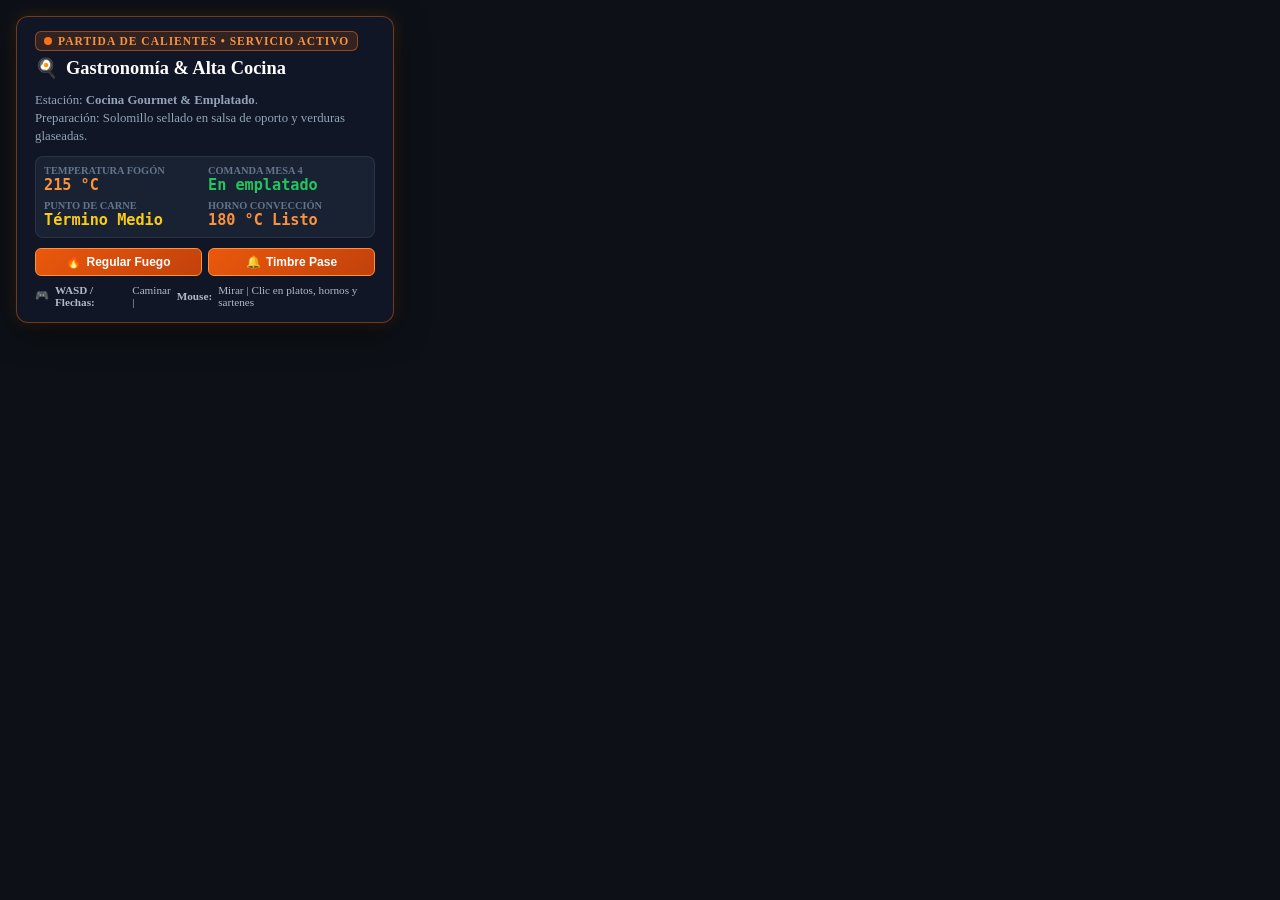
<file: LINDA copy.html>
<!DOCTYPE html>
<html lang="es">
<head>
  <meta charset="UTF-8">
  <meta name="viewport" content="width=device-width, initial-scale=1.0">
  <title>Simulador de Gastronomía | Cocina Profesional 3D - Vision Mind</title>
  <script src="https://aframe.io/releases/1.5.0/aframe.min.js"></script>
  <style>
    html, body {
      width: 100%;
      height: 100%;
      margin: 0;
      padding: 0;
      overflow: hidden;
      background: #0d1117;
      color: #f1f5f9;
      user-select: none;
    }

    a-scene {
      display: block;
      width: 100vw;
      height: 100vh;
      position: absolute;
      top: 0;
      left: 0;
      z-index: 1;
    }

    /* HUD Futurista de Cocina */
    .hud-panel {
      position: absolute;
      top: 16px;
      left: 16px;
      z-index: 999;
      background: rgba(17, 24, 39, 0.9);
      backdrop-filter: blur(12px);
      border: 1px solid rgba(249, 115, 22, 0.4);
      border-radius: 12px;
      padding: 14px 18px;
      max-width: 340px;
      box-shadow: 0 8px 32px rgba(0, 0, 0, 0.5), 0 0 15px rgba(249, 115, 22, 0.2);
      pointer-events: auto;
    }

    .hud-badge {
      display: inline-flex;
      align-items: center;
      gap: 6px;
      background: rgba(249, 115, 22, 0.15);
      border: 1px solid rgba(249, 115, 22, 0.5);
      color: #fb923c;
      font-size: 0.72rem;
      font-weight: 700;
      text-transform: uppercase;
      letter-spacing: 1px;
      padding: 3px 8px;
      border-radius: 6px;
      margin-bottom: 6px;
    }

    .pulse-dot {
      width: 8px;
      height: 8px;
      background: #f97316;
      border-radius: 50%;
      animation: pulse 1.2s infinite;
    }
    @keyframes pulse {
      0% { transform: scale(0.9); opacity: 0.7; }
      50% { transform: scale(1.3); opacity: 1; box-shadow: 0 0 8px #f97316; }
      100% { transform: scale(0.9); opacity: 0.7; }
    }

    .hud-title {
      font-size: 1.15rem;
      font-weight: 800;
      color: #ffffff;
      margin-bottom: 4px;
      display: flex;
      align-items: center;
      gap: 8px;
    }

    .hud-desc {
      font-size: 0.8rem;
      color: #94a3b8;
      line-height: 1.4;
      margin-bottom: 10px;
    }

    .kitchen-status {
      display: grid;
      grid-template-columns: 1fr 1fr;
      gap: 6px;
      margin-bottom: 10px;
      background: rgba(30, 41, 59, 0.7);
      padding: 8px;
      border-radius: 8px;
      border: 1px solid rgba(255, 255, 255, 0.08);
    }

    .k-item {
      display: flex;
      flex-direction: column;
    }
    .k-lbl {
      font-size: 0.65rem;
      color: #64748b;
      text-transform: uppercase;
      font-weight: 600;
    }
    .k-val {
      font-size: 0.95rem;
      font-weight: 700;
      font-family: monospace;
    }
    .val-orange { color: #fb923c; }
    .val-green { color: #22c55e; }
    .val-yellow { color: #facc15; }

    .hud-controls {
      display: flex;
      gap: 6px;
      margin-bottom: 8px;
    }

    .btn-action {
      flex: 1;
      padding: 6px 10px;
      background: linear-gradient(135deg, #ea580c, #c2410c);
      border: 1px solid #fb923c;
      color: white;
      font-size: 0.75rem;
      font-weight: 600;
      border-radius: 6px;
      cursor: pointer;
      display: flex;
      align-items: center;
      justify-content: center;
      gap: 5px;
      transition: all 0.2s ease;
    }
    .btn-action:hover {
      background: linear-gradient(135deg, #c2410c, #ea580c);
      box-shadow: 0 0 10px rgba(251, 146, 60, 0.4);
      transform: translateY(-1px);
    }

    .instructions-tag {
      font-size: 0.7rem;
      color: #cbd5e1;
      display: flex;
      align-items: center;
      gap: 6px;
      opacity: 0.85;
    }

    #notif-box {
      position: absolute;
      bottom: 24px;
      left: 50%;
      transform: translateX(-50%);
      background: rgba(15, 23, 42, 0.95);
      border: 1px solid #fb923c;
      padding: 8px 18px;
      border-radius: 30px;
      font-size: 0.85rem;
      color: #fb923c;
      box-shadow: 0 4px 20px rgba(0,0,0,0.6);
      opacity: 0;
      transition: opacity 0.3s ease;
      pointer-events: none;
      z-index: 1000;
      text-align: center;
    }
  </style>
</head>
<body>

  <!-- HUD Flotante Gastronomía -->
  <div class="hud-panel">
    <div class="hud-badge">
      <span class="pulse-dot"></span> PARTIDA DE CALIENTES &bull; SERVICIO ACTIVO
    </div>
    <div class="hud-title">
      <span>🍳</span> Gastronomía &amp; Alta Cocina
    </div>
    <p class="hud-desc">
      Estación: <strong>Cocina Gourmet &amp; Emplatado</strong>.<br>
      Preparación: Solomillo sellado en salsa de oporto y verduras glaseadas.
    </p>

    <div class="kitchen-status">
      <div class="k-item">
        <span class="k-lbl">Temperatura Fogón</span>
        <span class="k-val val-orange" id="k-temp">215 °C</span>
      </div>
      <div class="k-item">
        <span class="k-lbl">Comanda Mesa 4</span>
        <span class="k-val val-green">En emplatado</span>
      </div>
      <div class="k-item">
        <span class="k-lbl">Punto de Carne</span>
        <span class="k-val val-yellow">Término Medio</span>
      </div>
      <div class="k-item">
        <span class="k-lbl">Horno Convección</span>
        <span class="k-val val-orange">180 °C Listo</span>
      </div>
    </div>

    <div class="hud-controls">
      <button class="btn-action" onclick="toggleStoveFlames()">
        <span id="flame-icon">🔥</span> Regular Fuego
      </button>
      <button class="btn-action" onclick="ringServiceBell()">
        <span>🔔</span> Timbre Pase
      </button>
    </div>

    <div class="instructions-tag">
      <span>🎮</span> <strong>WASD / Flechas:</strong> Caminar | <strong>Mouse:</strong> Mirar | Clic en platos, hornos y sartenes
    </div>
  </div>

  <div id="notif-box">Ingrediente seleccionado</div>

  <!-- ESCENA VR A-FRAME -->
  <a-scene embedded vr-mode-ui="enabled: true">

    <!-- CÁMARA CON CURSOR INTERACTIVO -->
    <a-entity position="0 1.6 3.8">
      <a-camera look-controls="pointerLockEnabled: false" wasd-controls="acceleration: 20">
        <a-cursor
          id="cursor"
          color="#fb923c"
          fuse="false"
          raycaster="objects: .interactivo">
        </a-cursor>
      </a-camera>
    </a-entity>

    <!-- ILUMINACIÓN DE COCINA CÁLIDA Y PROFESIONAL -->
    <a-light type="ambient" color="#ffedd5" intensity="0.55"></a-light>
    
    <!-- Luces directas bajo la campana hacia los fogones -->
    <a-light type="spot" position="0 3.8 -2.4" target="#fogon-target" color="#ffedd5" intensity="2.5" angle="50" penumbra="0.3"></a-light>
    <a-light type="point" position="0 2.8 0.2" color="#f97316" intensity="0.8"></a-light>
    <a-light type="point" position="-3.5 3 -2" color="#38bdf8" intensity="0.3"></a-light>

    <!-- ========================================== -->
    <!-- ESTRUCTURA DE LA COCINA INDUSTRIAL -->
    <!-- ========================================== -->

    <!-- Piso cerámico antideslizante de cocina (terracota rústica) -->
    <a-plane
      rotation="-90 0 0"
      width="18"
      height="18"
      color="#7c2d12"
      roughness="0.5"
      metalness="0.1">
    </a-plane>

    <!-- Pared Frontal (Azulejos tipo Subway Tile con panel de acero inoxidable central) -->
    <a-box position="0 3 -7" width="18" height="6" depth="0.3" color="#f8fafc"></a-box>
    <a-box position="0 2.5 -6.82" width="8" height="3.5" depth="0.05" color="#cbd5e1" metalness="0.8" roughness="0.2"></a-box>

    <!-- Paredes Laterales y Trasera -->
    <a-box position="-8 3 0" width="0.3" height="6" depth="16" color="#f1f5f9"></a-box>
    <a-box position="8 3 0" width="0.3" height="6" depth="16" color="#f1f5f9"></a-box>
    <a-box position="0 3 7" width="18" height="6" depth="0.3" color="#e2e8f0"></a-box>

    <!-- Techo con conductos industriales -->
    <a-box position="0 6 0" width="18" height="0.3" depth="16" color="#94a3b8"></a-box>
    <a-cylinder position="0 5.6 0" radius="0.4" height="16" rotation="0 0 90" color="#64748b" metalness="0.7"></a-cylinder>

    <!-- ========================================== -->
    <!-- BATERÍA DE FOGONES INDUSTRIALES Y CAMPANA -->
    <!-- ========================================== -->
    <a-entity id="fogones-area" position="0 0 -2.6">
      
      <!-- Target para la luz de la campana -->
      <a-entity id="fogon-target" position="0 0.9 0"></a-entity>

      <!-- Bloque de cocina industrial de acero inoxidable -->
      <a-box position="0 0.45 0" width="3.2" height="0.9" depth="1.3" color="#475569" metalness="0.8" roughness="0.3"></a-box>
      <a-box position="0 0.91 0" width="3.15" height="0.04" depth="1.25" color="#1e293b"></a-box>

      <!-- Rejillas de hierro fundido de los 4 fogones -->
      <a-box position="-0.9 0.94 -0.25" width="0.7" height="0.03" depth="0.55" color="#0f172a"></a-box>
      <a-box position="-0.9 0.94 0.35" width="0.7" height="0.03" depth="0.55" color="#0f172a"></a-box>
      <a-box position="0.9 0.94 -0.25" width="0.7" height="0.03" depth="0.55" color="#0f172a"></a-box>
      <a-box position="0.9 0.94 0.35" width="0.7" height="0.03" depth="0.55" color="#0f172a"></a-box>

      <!-- LLAMAS DE GAS AZUL Y NARANJA (ANIMADAS) -->
      <a-cylinder
        id="flame-1"
        position="-0.9 0.96 0.35"
        radius="0.16"
        height="0.06"
        color="#38bdf8"
        emissive="#0284c7"
        emissiveIntensity="1.8"
        animation="property: scale; to: 1.1 1.3 1.1; dir: alternate; loop: true; dur: 200">
      </a-cylinder>
      <a-cylinder
        id="flame-2"
        position="0.9 0.96 -0.25"
        radius="0.18"
        height="0.07"
        color="#f97316"
        emissive="#ea580c"
        emissiveIntensity="1.5"
        animation="property: scale; to: 1.15 1.25 1.15; dir: alternate; loop: true; dur: 250">
      </a-cylinder>

      <!-- Sartén profesional con salteado de verduras -->
      <a-cylinder
        position="-0.9 1.03 0.35"
        radius="0.25"
        height="0.08"
        color="#1e293b"
        metalness="0.9"
        class="interactivo"
        onclick="mostrarNotif('Sartén antiadherente: Salteando chalotas y espárragos en mantequilla clarificada.')">
      </a-cylinder>
      <!-- Mango largo de acero de la sartén -->
      <a-cylinder position="-0.9 1.06 0.68" radius="0.02" height="0.45" rotation="75 0 0" color="#64748b" metalness="0.9"></a-cylinder>
      <!-- Verduras salteándose en el sartén -->
      <a-sphere position="-0.95 1.06 0.32" radius="0.04" color="#ef4444"></a-sphere>
      <a-sphere position="-0.85 1.06 0.38" radius="0.035" color="#22c55e"></a-sphere>
      <a-sphere position="-0.9 1.06 0.36" radius="0.03" color="#eab308"></a-sphere>

      <!-- Olla grande sopera (Stockpot) con caldo humeante -->
      <a-cylinder
        position="0.9 1.22 -0.25"
        radius="0.28"
        height="0.5"
        color="#cbd5e1"
        metalness="0.95"
        class="interactivo"
        onclick="mostrarNotif('Olla sopera (Fondo Oscuro): Reducción de ternera con hierbas aromáticas.')">
      </a-cylinder>
      <!-- Asas de la olla -->
      <a-torus position="0.6 1.35 -0.25" radius="0.06" radius-tubular="0.015" rotation="0 90 0" color="#64748b"></a-torus>
      <a-torus position="1.2 1.35 -0.25" radius="0.06" radius-tubular="0.015" rotation="0 90 0" color="#64748b"></a-torus>

      <!-- Mandos de gas frontales (Perillas rojas y negras) -->
      <a-cylinder position="-0.9 0.7 0.66" radius="0.04" height="0.04" rotation="90 0 0" color="#ef4444"></a-cylinder>
      <a-cylinder position="-0.5 0.7 0.66" radius="0.04" height="0.04" rotation="90 0 0" color="#0f172a"></a-cylinder>
      <a-cylinder position="0.5 0.7 0.66" radius="0.04" height="0.04" rotation="90 0 0" color="#0f172a"></a-cylinder>
      <a-cylinder position="0.9 0.7 0.66" radius="0.04" height="0.04" rotation="90 0 0" color="#ef4444"></a-cylinder>

      <!-- CAMPANA EXTRACTORA INDUSTRIAL DE ACERO SOBRE LOS FOGONES -->
      <a-entity position="0 3.6 0">
        <a-box position="0 0 0" width="3.6" height="0.6" depth="1.6" color="#64748b" metalness="0.8"></a-box>
        <!-- Filtros metálicos inclinados -->
        <a-plane position="0 -0.28 0" rotation="90 0 0" width="3.4" height="1.4" color="#334155" metalness="0.9"></a-plane>
        <!-- Conducto hacia el techo -->
        <a-cylinder position="0 0.9 0" radius="0.45" height="1.2" color="#64748b" metalness="0.8"></a-cylinder>
      </a-entity>

      <a-text value="ZONA DE FOGONES INDUSTRIAL" position="-1.4 1.8 0" scale="0.4 0.4 0.4" color="#fb923c"></a-text>
    </a-entity>

    <!-- ========================================== -->
    <!-- ISLA CENTRAL DE PREPARACIÓN Y EMPLATADO -->
    <!-- ========================================== -->
    <a-entity id="isla-central" position="0 0 0.5">
      
      <!-- Mesón de acero inoxidable -->
      <a-box position="0 0.45 0" width="3.4" height="0.9" depth="1.3" color="#475569" metalness="0.85" roughness="0.2"></a-box>
      <a-box position="0 0.91 0" width="3.5" height="0.05" depth="1.4" color="#cbd5e1" metalness="0.95" roughness="0.1"></a-box>
      <!-- Patas de soporte cilíndricas de acero -->
      <a-cylinder position="-1.6 0.4 0.55" radius="0.04" height="0.8" color="#64748b"></a-cylinder>
      <a-cylinder position="1.6 0.4 0.55" radius="0.04" height="0.8" color="#64748b"></a-cylinder>
      <a-cylinder position="-1.6 0.4 -0.55" radius="0.04" height="0.8" color="#64748b"></a-cylinder>
      <a-cylinder position="1.6 0.4 -0.55" radius="0.04" height="0.8" color="#64748b"></a-cylinder>

      <!-- TABLA DE CORTE DE MADERA DE HAYA -->
      <a-box position="-0.75 0.96 0" width="0.85" height="0.05" depth="0.55" color="#b45309" roughness="0.8" class="interactivo" onclick="mostrarNotif('Tabla de corte de madera maciza para Mise en Place.')"></a-box>

      <!-- Cuchillo de Chef Cebollero profesional -->
      <a-box position="-0.75 0.99 0.2" width="0.32" height="0.015" depth="0.06" color="#e2e8f0" metalness="0.95"></a-box>
      <a-cylinder position="-0.94 0.99 0.2" radius="0.018" height="0.12" rotation="0 0 90" color="#0f172a"></a-cylinder>

      <!-- Ingredientes frescos sobre la tabla -->
      <a-sphere position="-0.65 1.01 0.0" radius="0.05" color="#ef4444"></a-sphere> <!-- Tomate cherry -->
      <a-sphere position="-0.78 1.01 -0.05" radius="0.045" color="#ef4444"></a-sphere>
      <a-cylinder position="-0.6 1.0 0.1" radius="0.02" height="0.18" rotation="0 45 90" color="#16a34a"></a-cylinder> <!-- Espárrago verde -->
      <a-sphere position="-0.85 1.0 0.05" radius="0.035" color="#f8fafc"></a-sphere> <!-- Cabeza de ajo -->

      <!-- Molinillo de pimienta de madera y aceitera de cristal -->
      <a-cylinder position="-0.2 1.1 -0.35" radius="0.035" height="0.3" color="#78350f" class="interactivo" onclick="mostrarNotif('Pimienta negra recién molida de Madagascar.')"></a-cylinder>
      <a-cylinder position="-0.05 1.08 -0.35" radius="0.04" height="0.25" color="#fef08a" opacity="0.85"></a-cylinder>

      <!-- PLATO GOURMET DE ALTA COCINA (HAUTE CUISINE) -->
      <a-entity position="0.75 0.94 0" class="interactivo" onclick="mostrarNotif('Plato Terminado: Solomillo de ternera en salsa de oporto y espárragos caramelizados.')">
        <!-- Plato redondo de pizarra negra -->
        <a-cylinder radius="0.36" height="0.025" color="#0f172a" roughness="0.9"></a-cylinder>
        
        <!-- Medallón de solomillo sellado -->
        <a-cylinder position="0 0.04 0" radius="0.13" height="0.06" color="#451a03"></a-cylinder>
        
        <!-- Reducción de salsa glaseada (anillo de reducción de vino) -->
        <a-torus position="0 0.02 0" radius="0.22" radius-tubular="0.015" rotation="90 0 0" color="#7f1d1d"></a-torus>
        
        <!-- Guarnición de espárragos y microbrotes -->
        <a-cylinder position="0.08 0.08 0.06" radius="0.01" height="0.22" rotation="30 45 90" color="#15803d"></a-cylinder>
        <a-cylinder position="0.04 0.08 -0.06" radius="0.01" height="0.22" rotation="-20 15 90" color="#15803d"></a-cylinder>
        <a-sphere position="0 0.08 0" radius="0.02" color="#eab308"></a-sphere>

        <a-text value="PLATO GOURMET #04" position="-0.38 0.35 0" scale="0.3 0.3 0.3" color="#facc15"></a-text>
      </a-entity>

      <!-- Timbre de servicio metálico (Service Bell) -->
      <a-entity position="1.3 0.94 0.3" class="interactivo" onclick="ringServiceBell()">
        <a-sphere position="0 0.05 0" radius="0.06" theta-start="0" theta-length="90" color="#e2e8f0" metalness="0.95"></a-sphere>
        <a-cylinder position="0 0.1 0" radius="0.012" height="0.04" color="#0f172a"></a-cylinder>
        <a-cylinder position="0 0.01 0" radius="0.08" height="0.02" color="#0f172a"></a-cylinder>
      </a-entity>

      <!-- Riel con comandas de pedidos (Kitchen Order Tickets) -->
      <a-box position="0 1.25 0.65" width="2.2" height="0.06" depth="0.04" color="#94a3b8" metalness="0.9"></a-box>
      <a-box position="-0.6 1.1 0.66" width="0.18" height="0.24" depth="0.01" color="#ffffff"></a-box>
      <a-text value="MESA 4:\n1x Solomillo\n1x Risotto" position="-0.68 1.12 0.68" scale="0.14 0.14 0.14" color="#0f172a"></a-text>

      <a-box position="0.2 1.1 0.66" width="0.18" height="0.24" depth="0.01" color="#ffffff"></a-box>
      <a-text value="MESA 2:\n2x Tartar Atun\n1x Tiramisu" position="0.12 1.12 0.68" scale="0.14 0.14 0.14" color="#0f172a"></a-text>

      <a-text value="MESA CENTRAL DE MISE EN PLACE" position="-1.2 1.7 0" scale="0.38 0.38 0.38" color="#ffffff"></a-text>
    </a-entity>

    <!-- ========================================== -->
    <!-- CHEF PROFESIONAL EN SU PUESTO DE TRABAJO -->
    <!-- ========================================== -->
    <a-entity position="-1.8 0 0.3" rotation="0 80 0">
      <!-- Cuerpo con chaqueta de chef blanca cruzada -->
      <a-cylinder position="0 1.05 0" radius="0.28" height="1.3" color="#f8fafc"></a-cylinder>
      <!-- Delantal negro de cocina -->
      <a-cylinder position="0 0.85 0.05" radius="0.29" height="0.9" theta-start="0" theta-length="180" color="#0f172a"></a-cylinder>
      
      <!-- Cabeza del Chef -->
      <a-sphere position="0 1.82 0" radius="0.18" color="#fbcfe8"></a-sphere>
      
      <!-- Clásico Gorro de Chef (Toque Blanche) alto -->
      <a-cylinder position="0 2.08 0" radius="0.19" height="0.35" color="#ffffff"></a-cylinder>
      <a-sphere position="0 2.25 0" radius="0.22" color="#ffffff"></a-sphere>

      <!-- Brazos del chef con pinzas de emplatar -->
      <a-cylinder position="0.15 1.35 0.35" radius="0.06" height="0.5" rotation="55 -25 0" color="#ffffff"></a-cylinder>
      <a-sphere position="0.2 1.22 0.58" radius="0.06" color="#fbcfe8"></a-sphere>
      <a-cylinder position="0.22 1.25 0.65" radius="0.006" height="0.18" rotation="80 0 0" color="#cbd5e1" metalness="0.9"></a-cylinder>

      <a-text value="Chef Ejecutivo" position="-0.45 2.5 0" scale="0.4 0.4 0.4" color="#facc15"></a-text>
    </a-entity>

    <!-- ========================================== -->
    <!-- HORNO INDUSTRIAL DE CONVECCIÓN -->
    <!-- ========================================== -->
    <a-entity position="-3.5 0 -2.6" rotation="0 45 0" class="interactivo" onclick="mostrarNotif('Horno de Convección: Horneando pan rústico de masa madre a 180°C.')">
      <a-box position="0 1.0 0" width="1.1" height="1.8" depth="1.0" color="#334155" metalness="0.8"></a-box>
      <!-- Ventana de vidrio del horno con luz interna cálida -->
      <a-box position="0 1.2 0.52" width="0.75" height="0.65" depth="0.05" color="#f97316" opacity="0.6" emissive="#ea580c" emissiveIntensity="0.6"></a-box>
      <!-- Bandeja interna con panes dorados -->
      <a-sphere position="-0.15 1.15 0.4" radius="0.08" color="#d97706"></a-sphere>
      <a-sphere position="0.15 1.15 0.4" radius="0.08" color="#d97706"></a-sphere>
      <!-- Panel de control digital -->
      <a-box position="0 0.5 0.52" width="0.75" height="0.25" depth="0.05" color="#0f172a"></a-box>
      <a-text value="HORNO 180 C" position="-0.3 0.52 0.56" scale="0.25 0.25 0.25" color="#22c55e"></a-text>
    </a-entity>

    <!-- ========================================== -->
    <!-- ESTANTERÍAS DE ESPECIAS Y UTENSILIOS COLGADOS -->
    <!-- ========================================== -->
    <a-entity position="3.5 0 -2.6" rotation="0 -45 0">
      <a-box position="0 1.2 0" width="1.4" height="2.2" depth="0.6" color="#475569" metalness="0.7"></a-box>
      <!-- Frascos de especias alineados -->
      <a-cylinder position="-0.4 1.6 0.15" radius="0.05" height="0.18" color="#ef4444"></a-cylinder> <!-- Pimentón -->
      <a-cylinder position="-0.15 1.6 0.15" radius="0.05" height="0.18" color="#eab308"></a-cylinder> <!-- Cúrcuma -->
      <a-cylinder position="0.1 1.6 0.15" radius="0.05" height="0.18" color="#16a34a"></a-cylinder> <!-- Orégano -->
      <a-cylinder position="0.35 1.6 0.15" radius="0.05" height="0.18" color="#38bdf8"></a-cylinder> <!-- Sal marina -->
      <a-text value="ESPECIAS GOURMET" position="-0.5 1.9 0.2" scale="0.28 0.28 0.28" color="#ffffff"></a-text>
    </a-entity>

    <!-- Colgador de cazos y sartenes en el techo -->
    <a-cylinder position="0 4.4 0.5" radius="0.03" height="2.6" rotation="0 0 90" color="#64748b" metalness="0.9"></a-cylinder>
    <!-- Cazos colgados -->
    <a-cylinder position="-0.6 3.9 0.5" radius="0.12" height="0.08" color="#b45309" metalness="0.9"></a-cylinder> <!-- Sartén de cobre -->
    <a-cylinder position="0.6 3.9 0.5" radius="0.14" height="0.08" color="#334155" metalness="0.9"></a-cylinder>

  </a-scene>

  <script>
    let audioCtx = null;
    let flamesActive = true;

    function initAudio() {
      if (!audioCtx) {
        audioCtx = new (window.AudioContext || window.webkitAudioContext)();
      }
    }

    // Sonido de timbre de cocina ("Ding!")
    function ringServiceBell() {
      initAudio();
      mostrarNotif('¡TIMBRE DE PASE! ¡Orden de la Mesa 4 lista para servir!');
      if (!audioCtx) return;
      try {
        const osc = audioCtx.createOscillator();
        const gain = audioCtx.createGain();
        osc.type = 'sine';
        osc.frequency.setValueAtTime(2000, audioCtx.currentTime);
        osc.frequency.exponentialRampToValueAtTime(800, audioCtx.currentTime + 0.4);
        gain.gain.setValueAtTime(0.2, audioCtx.currentTime);
        gain.gain.exponentialRampToValueAtTime(0.0001, audioCtx.currentTime + 0.6);
        osc.connect(gain);
        gain.connect(audioCtx.destination);
        osc.start();
        osc.stop(audioCtx.currentTime + 0.6);
      } catch (e) {
        console.warn(e);
      }
    }

    // Regular llamas de los fogones
    function toggleStoveFlames() {
      flamesActive = !flamesActive;
      const f1 = document.getElementById('flame-1');
      const f2 = document.getElementById('flame-2');
      const tempEl = document.getElementById('k-temp');

      if (flamesActive) {
        if (f1) f1.setAttribute('visible', 'true');
        if (f2) f2.setAttribute('visible', 'true');
        if (tempEl) tempEl.innerText = '215 °C';
        mostrarNotif('Fogones encendidos a fuego vivo (215°C).');
      } else {
        if (f1) f1.setAttribute('visible', 'false');
        if (f2) f2.setAttribute('visible', 'false');
        if (tempEl) tempEl.innerText = '50 °C (Apagado)';
        mostrarNotif('Fogones apagados. Manteniendo calor residual.');
      }
    }

    function mostrarNotif(texto) {
      const box = document.getElementById('notif-box');
      box.innerText = texto;
      box.style.opacity = '1';
      clearTimeout(window.notifTimeout);
      window.notifTimeout = setTimeout(() => {
        box.style.opacity = '0';
      }, 3500);
    }
  </script>
</body>
</html>
</file>
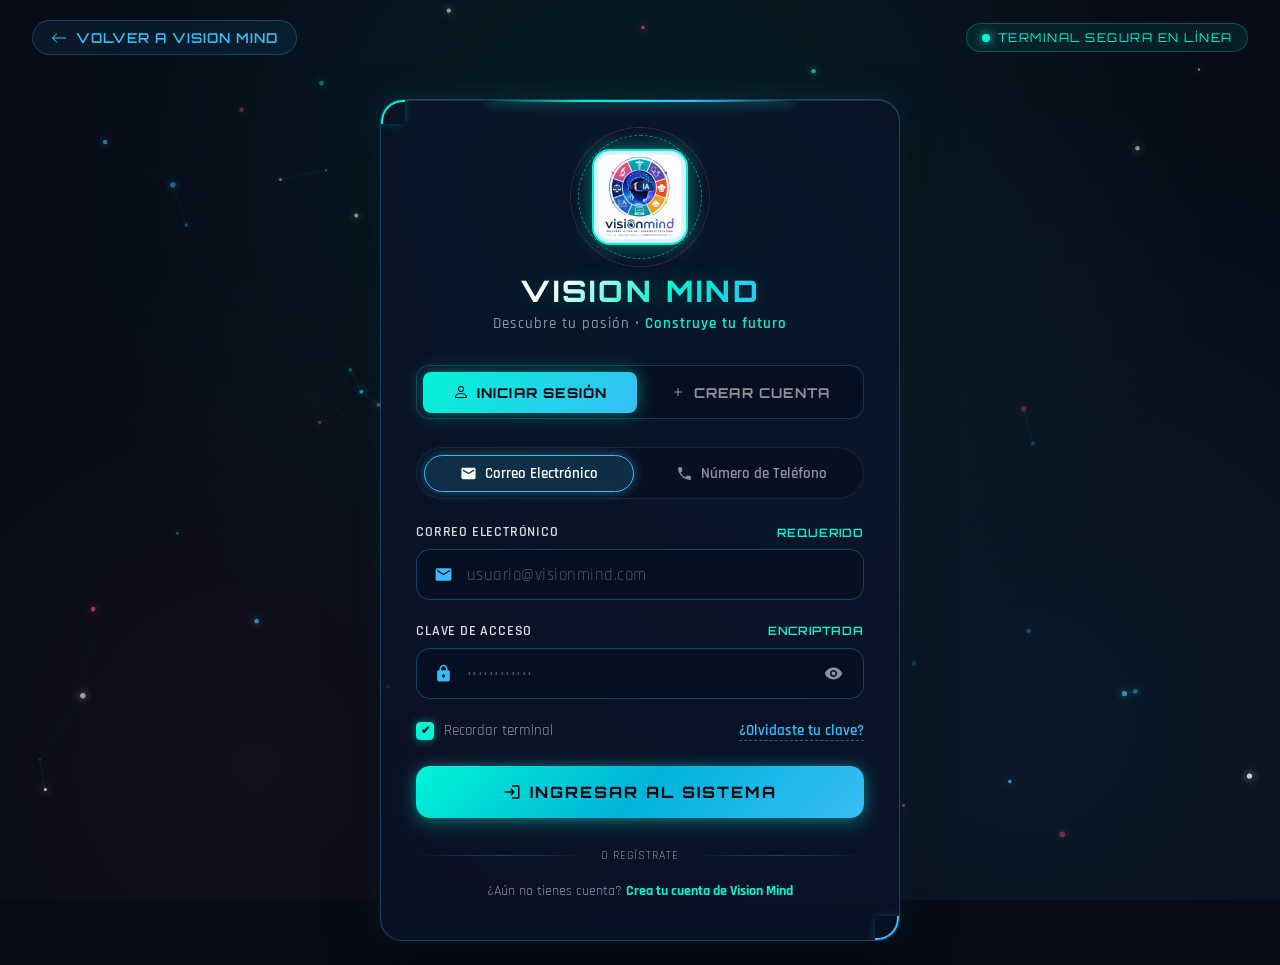
<file: login.html>
<!DOCTYPE html>
<html lang="es">
<head>
  <meta charset="UTF-8">
  <meta name="viewport" content="width=device-width, initial-scale=1.0">
  <title>Vision Mind | Acceso Seguro & Registro</title>
  <link rel="stylesheet" href="login.css">
  <link rel="icon" type="image/png" href="img/vision_mind_logo.png">
</head>
<body>

  <!-- Lienzo interactivo de partículas cuánticas -->
  <canvas id="cyber-canvas"></canvas>

  <!-- Rejilla y resplandor ambiental -->
  <div class="cyber-grid-overlay"></div>

  <!-- Barra de navegación superior -->
  <header class="cyber-header-nav">
    <a href="Index.html" class="back-link">
      <svg width="16" height="16" fill="currentColor" viewBox="0 0 16 16">
        <path fill-rule="evenodd" d="M15 8a.5.5 0 0 0-.5-.5H2.707l3.147-3.146a.5.5 0 1 0-.708-.708l-4 4a.5.5 0 0 0 0 .708l4 4a.5.5 0 0 0 .708-.708L2.707 8.5H14.5A.5.5 0 0 0 15 8z"/>
      </svg>
      VOLVER A VISION MIND
    </a>

    <div class="system-status-indicator">
      <span class="status-dot"></span>
      TERMINAL SEGURA EN LÍNEA
    </div>
  </header>

  <!-- Contenedor Principal de Autenticación -->
  <main class="main-auth-container">
    <div class="auth-card-wrapper">
      <div class="cyber-card-glow-bar"></div>

      <!-- Encabezado de la Marca y Logo Futurista -->
      <div class="auth-brand-header">
        <div class="logo-hologram-frame">
          <div class="orbit-ring ring-1"></div>
          <div class="orbit-ring ring-2"></div>
          <img src="img/vision_mind_logo.png" alt="Logo Vision Mind" width="96" height="96">
        </div>

        <h1 class="brand-title">VISION MIND</h1>
        <p class="brand-tagline">Descubre tu pasión • <span class="highlight-tag">Construye tu futuro</span></p>
      </div>

      <!-- Pestañas de Cambio de Modo (Iniciar Sesión / Crear Cuenta) -->
      <nav class="auth-mode-tabs" aria-label="Selector de autenticación">
        <button type="button" class="tab-btn active" data-mode="login">
          <svg width="16" height="16" fill="currentColor" viewBox="0 0 16 16">
            <path d="M8 8a3 3 0 1 0 0-6 3 3 0 0 0 0 6zm2-3a2 2 0 1 1-4 0 2 2 0 0 1 4 0zm4 8c0 1-1 1-1 1H3s-1 0-1-1 1-4 6-4 6 3 6 4zm-1-.004c-.001-.246-.154-.986-.832-1.664C11.516 10.68 10.289 10 8 10c-2.29 0-3.516.68-4.168 1.332-.678.678-.83 1.418-.832 1.664h10z"/>
          </svg>
          INICIAR SESIÓN
        </button>
        <button type="button" class="tab-btn" data-mode="register">
          <svg width="16" height="16" fill="currentColor" viewBox="0 0 16 16">
            <path d="M8 4a.5.5 0 0 1 .5.5v3h3a.5.5 0 0 1 0 1h-3v3a.5.5 0 0 1-1 0v-3h-3a.5.5 0 0 1 0-1h3v-3A.5.5 0 0 1 8 4z"/>
          </svg>
          CREAR CUENTA
        </button>
      </nav>

      <!-- ===================================================================
           PANEL 1: INICIAR SESIÓN
           =================================================================== -->
      <section id="panel-login" class="form-panel active">
        <!-- Selector de Ingreso: Correo vs Teléfono -->
        <div class="login-method-selector">
          <button type="button" class="method-btn active" data-method="email">
            <svg viewBox="0 0 24 24">
              <path d="M20 4H4c-1.1 0-1.99.9-1.99 2L2 18c0 1.1.9 2 2 2h16c1.1 0 2-.9 2-2V6c0-1.1-.9-2-2-2zm0 4l-8 5-8-5V6l8 5 8-5v2z"/>
            </svg>
            Correo Electrónico
          </button>
          <button type="button" class="method-btn" data-method="phone">
            <svg viewBox="0 0 24 24">
              <path d="M6.62 10.79c1.44 2.83 3.76 5.14 6.59 6.59l2.2-2.2c.27-.27.67-.36 1.02-.24 1.12.37 2.33.57 3.57.57.55 0 1 .45 1 1V20c0 .55-.45 1-1 1-9.39 0-17-7.61-17-17 0-.55.45-1 1-1h3.5c.55 0 1 .45 1 1 0 1.25.2 2.45.57 3.57.11.35.03.74-.25 1.02l-2.2 2.2z"/>
            </svg>
            Número de Teléfono
          </button>
        </div>

        <form id="form-login" novalidate>
          <!-- Campo Correo Electrónico -->
          <div class="cyber-input-group" id="login-email-group">
            <label class="input-label" for="login-email">
              <span>Correo Electrónico</span>
              <span class="label-tag">REQUERIDO</span>
            </label>
            <div class="input-wrapper">
              <span class="input-icon">
                <svg viewBox="0 0 24 24">
                  <path d="M20 4H4c-1.1 0-1.99.9-1.99 2L2 18c0 1.1.9 2 2 2h16c1.1 0 2-.9 2-2V6c0-1.1-.9-2-2-2zm0 4l-8 5-8-5V6l8 5 8-5v2z"/>
                </svg>
              </span>
              <input 
                type="email" 
                id="login-email" 
                class="cyber-input" 
                placeholder="usuario@visionmind.com" 
                autocomplete="email"
                required>
            </div>
          </div>

          <!-- Campo Teléfono Móvil (Alternativo) -->
          <div class="cyber-input-group" id="login-phone-group" style="display: none;">
            <label class="input-label" for="login-phone">
              <span>Número Telefónico</span>
              <span class="label-tag">MÓVIL</span>
            </label>
            <div class="phone-input-row">
              <select id="login-country-code" class="country-code-select" aria-label="Código de País">
                <option value="+57">🇨🇴 +57</option>
                <option value="+1">🇺🇸 +1</option>
                <option value="+34">🇪🇸 +34</option>
                <option value="+52">🇲🇽 +52</option>
                <option value="+54">🇦🇷 +54</option>
                <option value="+56">🇨🇱 +56</option>
                <option value="+51">🇵🇪 +51</option>
              </select>
              <div class="input-wrapper">
                <span class="input-icon">
                  <svg viewBox="0 0 24 24">
                    <path d="M6.62 10.79c1.44 2.83 3.76 5.14 6.59 6.59l2.2-2.2c.27-.27.67-.36 1.02-.24 1.12.37 2.33.57 3.57.57.55 0 1 .45 1 1V20c0 .55-.45 1-1 1-9.39 0-17-7.61-17-17 0-.55.45-1 1-1h3.5c.55 0 1 .45 1 1 0 1.25.2 2.45.57 3.57.11.35.03.74-.25 1.02l-2.2 2.2z"/>
                  </svg>
                </span>
                <input 
                  type="tel" 
                  id="login-phone" 
                  class="cyber-input" 
                  placeholder="300 123 4567" 
                  autocomplete="tel">
              </div>
            </div>
          </div>

          <!-- Campo Contraseña -->
          <div class="cyber-input-group">
            <label class="input-label" for="login-password">
              <span>Clave de Acceso</span>
              <span class="label-tag">ENCRIPTADA</span>
            </label>
            <div class="input-wrapper">
              <span class="input-icon">
                <svg viewBox="0 0 24 24">
                  <path d="M18 8h-1V6c0-2.76-2.24-5-5-5S7 3.24 7 6v2H6c-1.1 0-2 .9-2 2v10c0 1.1.9 2 2 2h12c1.1 0 2-.9 2-2V10c0-1.1-.9-2-2-2zm-6 9c-1.1 0-2-.9-2-2s.9-2 2-2 2 .9 2 2-.9 2-2 2zm3.1-9H8.9V6c0-1.71 1.39-3.1 3.1-3.1 1.71 0 3.1 1.39 3.1 3.1v2z"/>
                </svg>
              </span>
              <input 
                type="password" 
                id="login-password" 
                class="cyber-input" 
                placeholder="••••••••••••" 
                autocomplete="current-password"
                required>
              <button type="button" class="toggle-password-btn" data-target="login-password" title="Ver contraseña" aria-label="Mostrar contraseña">
                <svg viewBox="0 0 24 24">
                  <path d="M12 4.5C7 4.5 2.73 7.61 1 12c1.73 4.39 6 7.5 11 7.5s9.27-3.11 11-7.5c-1.73-4.39-6-7.5-11-7.5zm0 12c-2.48 0-4.5-2.02-4.5-4.5S9.52 7.5 12 7.5s4.5 2.02 4.5 4.5-2.02 4.5-4.5 4.5zm0-7a2.5 2.5 0 100 5 2.5 2.5 0 000-5z"/>
                </svg>
              </button>
            </div>
          </div>

          <!-- Opciones extras -->
          <div class="form-extra-options">
            <label class="cyber-checkbox-label">
              <input type="checkbox" id="remember-me" checked>
              <span>Recordar terminal</span>
            </label>
            <a href="#" class="forgot-password-link" onclick="event.preventDefault(); showToast('Enlace de recuperación enviado al contacto registrado', 'info');">¿Olvidaste tu clave?</a>
          </div>

          <!-- Botón de Entrada Principal -->
          <button type="submit" class="btn-cyber-submit">
            <svg width="18" height="18" fill="currentColor" viewBox="0 0 24 24">
              <path d="M11 7L9.6 8.4l2.6 2.6H2v2h10.2l-2.6 2.6L11 17l5-5-5-5zm9 12h-8v2h8c1.1 0 2-.9 2-2V5c0-1.1-.9-2-2-2h-8v2h8v14z"/>
            </svg>
            INGRESAR AL SISTEMA
          </button>
        </form>

        <div class="cyber-divider">
          <span>O REGÍSTRATE</span>
        </div>

        <p class="auth-footer-note">
          ¿Aún no tienes cuenta? <a href="#" data-switch-to="register">Crea tu cuenta de Vision Mind</a>
        </p>
      </section>

      <!-- ===================================================================
           PANEL 2: CREAR CUENTA
           =================================================================== -->
      <section id="panel-register" class="form-panel">
        <form id="form-register" novalidate>
          <!-- Nombre Completo -->
          <div class="cyber-input-group">
            <label class="input-label" for="reg-fullname">
              <span>Nombre Completo</span>
              <span class="label-tag">IDENTIDAD</span>
            </label>
            <div class="input-wrapper">
              <span class="input-icon">
                <svg viewBox="0 0 24 24">
                  <path d="M12 12c2.21 0 4-1.79 4-4s-1.79-4-4-4-4 1.79-4 4 1.79 4 4 4zm0 2c-2.67 0-8 1.34-8 4v2h16v-2c0-2.66-5.33-4-8-4z"/>
                </svg>
              </span>
              <input 
                type="text" 
                id="reg-fullname" 
                class="cyber-input" 
                placeholder="Ej. Alexander Phoenix" 
                autocomplete="name"
                required>
            </div>
          </div>

          <!-- Correo Electrónico -->
          <div class="cyber-input-group">
            <label class="input-label" for="reg-email">
              <span>Correo Electrónico</span>
              <span class="label-tag">VERIFICACIÓN</span>
            </label>
            <div class="input-wrapper">
              <span class="input-icon">
                <svg viewBox="0 0 24 24">
                  <path d="M20 4H4c-1.1 0-1.99.9-1.99 2L2 18c0 1.1.9 2 2 2h16c1.1 0 2-.9 2-2V6c0-1.1-.9-2-2-2zm0 4l-8 5-8-5V6l8 5 8-5v2z"/>
                </svg>
              </span>
              <input 
                type="email" 
                id="reg-email" 
                class="cyber-input" 
                placeholder="alexander@correo.com" 
                autocomplete="email"
                required>
            </div>
          </div>

          <!-- Número Telefónico -->
          <div class="cyber-input-group">
            <label class="input-label" for="reg-phone">
              <span>Número de Teléfono</span>
              <span class="label-tag">MÓVIL</span>
            </label>
            <div class="phone-input-row">
              <select id="reg-country-code" class="country-code-select" aria-label="Código de País">
                <option value="+57">🇨🇴 +57</option>
                <option value="+1">🇺🇸 +1</option>
                <option value="+34">🇪🇸 +34</option>
                <option value="+52">🇲🇽 +52</option>
                <option value="+54">🇦🇷 +54</option>
                <option value="+56">🇨🇱 +56</option>
                <option value="+51">🇵🇪 +51</option>
              </select>
              <div class="input-wrapper">
                <span class="input-icon">
                  <svg viewBox="0 0 24 24">
                    <path d="M6.62 10.79c1.44 2.83 3.76 5.14 6.59 6.59l2.2-2.2c.27-.27.67-.36 1.02-.24 1.12.37 2.33.57 3.57.57.55 0 1 .45 1 1V20c0 .55-.45 1-1 1-9.39 0-17-7.61-17-17 0-.55.45-1 1-1h3.5c.55 0 1 .45 1 1 0 1.25.2 2.45.57 3.57.11.35.03.74-.25 1.02l-2.2 2.2z"/>
                  </svg>
                </span>
                <input 
                  type="tel" 
                  id="reg-phone" 
                  class="cyber-input" 
                  placeholder="300 000 0000" 
                  autocomplete="tel"
                  required>
              </div>
            </div>
          </div>

          <!-- Contraseña -->
          <div class="cyber-input-group">
            <label class="input-label" for="reg-password">
              <span>Crear Contraseña</span>
              <span class="label-tag">SEGURIDAD</span>
            </label>
            <div class="input-wrapper">
              <span class="input-icon">
                <svg viewBox="0 0 24 24">
                  <path d="M18 8h-1V6c0-2.76-2.24-5-5-5S7 3.24 7 6v2H6c-1.1 0-2 .9-2 2v10c0 1.1.9 2 2 2h12c1.1 0 2-.9 2-2V10c0-1.1-.9-2-2-2zm-6 9c-1.1 0-2-.9-2-2s.9-2 2-2 2 .9 2 2-.9 2-2 2zm3.1-9H8.9V6c0-1.71 1.39-3.1 3.1-3.1 1.71 0 3.1 1.39 3.1 3.1v2z"/>
                </svg>
              </span>
              <input 
                type="password" 
                id="reg-password" 
                class="cyber-input" 
                placeholder="Mínimo 8 caracteres" 
                autocomplete="new-password"
                required>
              <button type="button" class="toggle-password-btn" data-target="reg-password" title="Ver contraseña" aria-label="Mostrar contraseña">
                <svg viewBox="0 0 24 24">
                  <path d="M12 4.5C7 4.5 2.73 7.61 1 12c1.73 4.39 6 7.5 11 7.5s9.27-3.11 11-7.5c-1.73-4.39-6-7.5-11-7.5zm0 12c-2.48 0-4.5-2.02-4.5-4.5S9.52 7.5 12 7.5s4.5 2.02 4.5 4.5-2.02 4.5-4.5 4.5zm0-7a2.5 2.5 0 100 5 2.5 2.5 0 000-5z"/>
                </svg>
              </button>
            </div>
            <!-- Medidor de fortaleza -->
            <div class="password-strength-bar">
              <div id="strength-fill" class="strength-fill"></div>
            </div>
            <span id="strength-text" class="strength-text">Introduce tu contraseña</span>
          </div>

          <!-- Confirmar Contraseña -->
          <div class="cyber-input-group">
            <label class="input-label" for="reg-confirm-password">
              <span>Confirmar Contraseña</span>
              <span class="label-tag">VALIDACIÓN</span>
            </label>
            <div class="input-wrapper">
              <span class="input-icon">
                <svg viewBox="0 0 24 24">
                  <path d="M18 8h-1V6c0-2.76-2.24-5-5-5S7 3.24 7 6v2H6c-1.1 0-2 .9-2 2v10c0 1.1.9 2 2 2h12c1.1 0 2-.9 2-2V10c0-1.1-.9-2-2-2zm-6 9c-1.1 0-2-.9-2-2s.9-2 2-2 2 .9 2 2-.9 2-2 2zm3.1-9H8.9V6c0-1.71 1.39-3.1 3.1-3.1 1.71 0 3.1 1.39 3.1 3.1v2z"/>
                </svg>
              </span>
              <input 
                type="password" 
                id="reg-confirm-password" 
                class="cyber-input" 
                placeholder="Repite tu contraseña" 
                autocomplete="new-password"
                required>
              <button type="button" class="toggle-password-btn" data-target="reg-confirm-password" title="Ver contraseña" aria-label="Mostrar contraseña">
                <svg viewBox="0 0 24 24">
                  <path d="M12 4.5C7 4.5 2.73 7.61 1 12c1.73 4.39 6 7.5 11 7.5s9.27-3.11 11-7.5c-1.73-4.39-6-7.5-11-7.5zm0 12c-2.48 0-4.5-2.02-4.5-4.5S9.52 7.5 12 7.5s4.5 2.02 4.5 4.5-2.02 4.5-4.5 4.5zm0-7a2.5 2.5 0 100 5 2.5 2.5 0 000-5z"/>
                </svg>
              </button>
            </div>
          </div>

          <!-- Términos y Condiciones -->
          <div class="form-extra-options">
            <label class="cyber-checkbox-label">
              <input type="checkbox" id="reg-terms" required>
              <span>Acepto los términos del sistema y privacidad</span>
            </label>
          </div>

          <!-- Botón de Registro Principal -->
          <button type="submit" class="btn-cyber-submit btn-register-accent">
            <svg width="18" height="18" fill="currentColor" viewBox="0 0 24 24">
              <path d="M15 12c2.21 0 4-1.79 4-4s-1.79-4-4-4-4 1.79-4 4 1.79 4 4 4zm-9-2V7H4v3H1v2h3v3h2v-3h3v-2H6zm9 4c-2.67 0-8 1.34-8 4v2h16v-2c0-2.66-5.33-4-8-4z"/>
            </svg>
            CREAR CUENTA NUEVA
          </button>
        </form>

        <div class="cyber-divider">
          <span>O ACCEDE</span>
        </div>

        <p class="auth-footer-note">
          ¿Ya tienes cuenta activa? <a href="#" data-switch-to="login">Inicia sesión en tu terminal</a>
        </p>
      </section>

    </div>
  </main>

  <script src="login.js"></script>
</body>
</html>
</file>
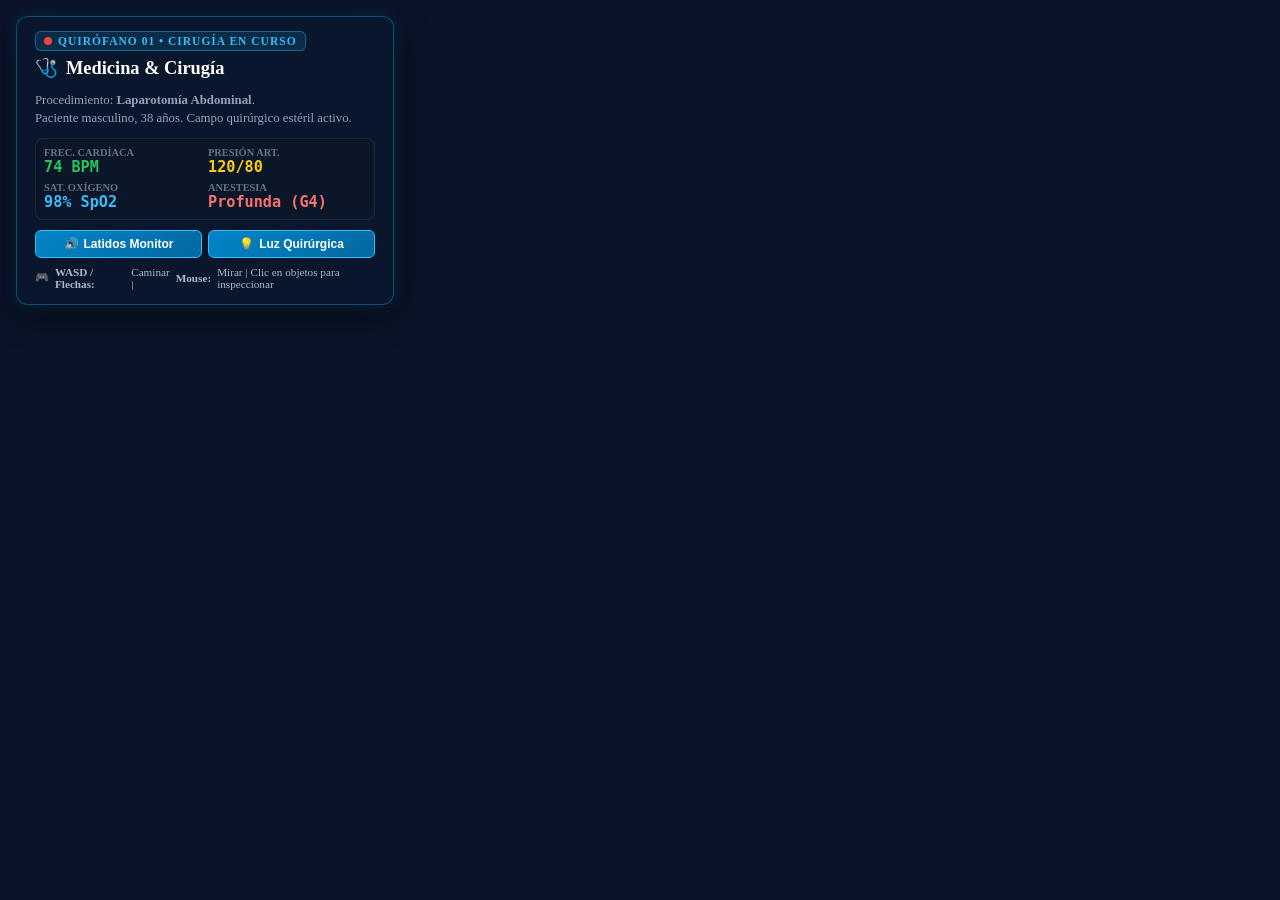
<file: medicina.html>
<!DOCTYPE html>
<html lang="es">
<head>
  <meta charset="UTF-8">
  <meta name="viewport" content="width=device-width, initial-scale=1.0">
  <title>Simulador de Medicina | Quirófano 3D - Vision Mind</title>
  <script src="https://aframe.io/releases/1.5.0/aframe.min.js"></script>
  <style>
    html, body {
      width: 100%;
      height: 100%;
      margin: 0;
      padding: 0;
      overflow: hidden;
      background: #0b1329;
      color: #f1f5f9;
      user-select: none;
    }

    a-scene {
      display: block;
      width: 100vw;
      height: 100vh;
      position: absolute;
      top: 0;
      left: 0;
      z-index: 1;
    }

    /* HUD Futurista Overlay */
    .hud-panel {
      position: absolute;
      top: 16px;
      left: 16px;
      z-index: 999;
      background: rgba(11, 23, 44, 0.88);
      backdrop-filter: blur(12px);
      border: 1px solid rgba(14, 165, 233, 0.4);
      border-radius: 12px;
      padding: 14px 18px;
      max-width: 340px;
      box-shadow: 0 8px 32px rgba(0, 0, 0, 0.5), 0 0 15px rgba(14, 165, 233, 0.2);
      pointer-events: auto;
    }

    .hud-badge {
      display: inline-flex;
      align-items: center;
      gap: 6px;
      background: rgba(14, 165, 233, 0.15);
      border: 1px solid rgba(14, 165, 233, 0.5);
      color: #38bdf8;
      font-size: 0.72rem;
      font-weight: 700;
      text-transform: uppercase;
      letter-spacing: 1px;
      padding: 3px 8px;
      border-radius: 6px;
      margin-bottom: 6px;
    }

    .pulse-dot {
      width: 8px;
      height: 8px;
      background: #ef4444;
      border-radius: 50%;
      animation: pulse 1.2s infinite;
    }
    @keyframes pulse {
      0% { transform: scale(0.9); opacity: 0.7; }
      50% { transform: scale(1.3); opacity: 1; box-shadow: 0 0 8px #ef4444; }
      100% { transform: scale(0.9); opacity: 0.7; }
    }

    .hud-title {
      font-size: 1.15rem;
      font-weight: 800;
      color: #ffffff;
      margin-bottom: 4px;
      display: flex;
      align-items: center;
      gap: 8px;
    }

    .hud-desc {
      font-size: 0.8rem;
      color: #94a3b8;
      line-height: 1.4;
      margin-bottom: 10px;
    }

    .vitals-grid {
      display: grid;
      grid-template-columns: 1fr 1fr;
      gap: 6px;
      margin-bottom: 10px;
      background: rgba(15, 23, 42, 0.7);
      padding: 8px;
      border-radius: 8px;
      border: 1px solid rgba(255, 255, 255, 0.08);
    }

    .vital-item {
      display: flex;
      flex-direction: column;
    }
    .vital-lbl {
      font-size: 0.65rem;
      color: #64748b;
      text-transform: uppercase;
      font-weight: 600;
    }
    .vital-val {
      font-size: 0.95rem;
      font-weight: 700;
      font-family: monospace;
    }
    .val-green { color: #22c55e; }
    .val-cyan { color: #38bdf8; }
    .val-yellow { color: #facc15; }
    .val-red { color: #f87171; }

    .hud-controls {
      display: flex;
      gap: 6px;
      margin-bottom: 8px;
    }

    .btn-action {
      flex: 1;
      padding: 6px 10px;
      background: linear-gradient(135deg, #0284c7, #0369a1);
      border: 1px solid #38bdf8;
      color: white;
      font-size: 0.75rem;
      font-weight: 600;
      border-radius: 6px;
      cursor: pointer;
      display: flex;
      align-items: center;
      justify-content: center;
      gap: 5px;
      transition: all 0.2s ease;
    }
    .btn-action:hover {
      background: linear-gradient(135deg, #0369a1, #0284c7);
      box-shadow: 0 0 10px rgba(56, 189, 248, 0.4);
      transform: translateY(-1px);
    }

    .instructions-tag {
      font-size: 0.7rem;
      color: #cbd5e1;
      display: flex;
      align-items: center;
      gap: 6px;
      opacity: 0.85;
    }

    /* Notificación de interacción */
    #notif-box {
      position: absolute;
      bottom: 24px;
      left: 50%;
      transform: translateX(-50%);
      background: rgba(15, 23, 42, 0.95);
      border: 1px solid #38bdf8;
      padding: 8px 18px;
      border-radius: 30px;
      font-size: 0.85rem;
      color: #38bdf8;
      box-shadow: 0 4px 20px rgba(0,0,0,0.6);
      opacity: 0;
      transition: opacity 0.3s ease;
      pointer-events: none;
      z-index: 1000;
      text-align: center;
    }
  </style>
</head>
<body>

  <!-- Panel HUD Flotante -->
  <div class="hud-panel">
    <div class="hud-badge">
      <span class="pulse-dot"></span> QUIRÓFANO 01 &bull; CIRUGÍA EN CURSO
    </div>
    <div class="hud-title">
      <span>🩺</span> Medicina &amp; Cirugía
    </div>
    <p class="hud-desc">
      Procedimiento: <strong>Laparotomía Abdominal</strong>.<br>
      Paciente masculino, 38 años. Campo quirúrgico estéril activo.
    </p>

    <!-- Monitor de signos vitales en mini-HUD -->
    <div class="vitals-grid">
      <div class="vital-item">
        <span class="vital-lbl">Frec. Cardíaca</span>
        <span class="vital-val val-green" id="hud-hr">74 BPM</span>
      </div>
      <div class="vital-item">
        <span class="vital-lbl">Presión Art.</span>
        <span class="vital-val val-yellow" id="hud-bp">120/80</span>
      </div>
      <div class="vital-item">
        <span class="vital-lbl">Sat. Oxígeno</span>
        <span class="vital-val val-cyan" id="hud-spo2">98% SpO2</span>
      </div>
      <div class="vital-item">
        <span class="vital-lbl">Anestesia</span>
        <span class="vital-val val-red">Profunda (G4)</span>
      </div>
    </div>

    <div class="hud-controls">
      <button class="btn-action" onclick="toggleAudioHeartbeat()">
        <span id="audio-icon">🔊</span> Latidos Monitor
      </button>
      <button class="btn-action" onclick="toggleSurgicalLamp()">
        <span>💡</span> Luz Quirúrgica
      </button>
    </div>

    <div class="instructions-tag">
      <span>🎮</span> <strong>WASD / Flechas:</strong> Caminar | <strong>Mouse:</strong> Mirar | Clic en objetos para inspeccionar
    </div>
  </div>

  <div id="notif-box">Instrumento seleccionado</div>

  <!-- ESCENA VR A-FRAME -->
  <a-scene embedded vr-mode-ui="enabled: true">

    <!-- CÁMARA CON CURSOR INTERACTIVO -->
    <a-entity position="0 1.6 4">
      <a-camera look-controls="pointerLockEnabled: false" wasd-controls="acceleration: 20">
        <a-cursor
          id="cursor"
          color="#38bdf8"
          fuse="false"
          raycaster="objects: .interactivo">
        </a-cursor>
      </a-camera>
    </a-entity>

    <!-- ILUMINACIÓN AMBIENTAL Y QUIRÚRGICA -->
    <a-light type="ambient" color="#93c5fd" intensity="0.5"></a-light>
    
    <!-- LUZ CONCENTRADA DE LÁMPARA CIALÍTICA HACIA EL PACIENTE -->
    <a-light
      id="scialytic-light"
      type="spot"
      position="0 4.2 0"
      target="#paciente-target"
      color="#ffffff"
      intensity="2.8"
      angle="45"
      penumbra="0.2">
    </a-light>
    
    <a-light type="point" position="-4 3.5 3" color="#38bdf8" intensity="0.4"></a-light>
    <a-light type="point" position="4 3.5 -3" color="#22c55e" intensity="0.3"></a-light>

    <!-- ========================================== -->
    <!-- ESTRUCTURA DEL QUIRÓFANO (HABITACIÓN ESTÉRIL) -->
    <!-- ========================================== -->

    <!-- Piso de vinilo sanitario hospitalario -->
    <a-plane
      rotation="-90 0 0"
      width="18"
      height="18"
      color="#1e293b"
      roughness="0.3"
      metalness="0.2">
    </a-plane>

    <!-- Pared Frontal con Franja Sanitaria -->
    <a-box position="0 3 -8" width="18" height="6" depth="0.3" color="#f8fafc"></a-box>
    <a-box position="0 1.5 -7.8" width="18" height="0.4" depth="0.2" color="#0284c7"></a-box>

    <!-- Pared Trasera -->
    <a-box position="0 3 8" width="18" height="6" depth="0.3" color="#e2e8f0"></a-box>

    <!-- Pared Izquierda -->
    <a-box position="-9 3 0" width="0.3" height="6" depth="18" color="#f1f5f9"></a-box>
    <a-box position="-8.8 1.5 0" width="0.2" height="0.4" depth="18" color="#0284c7"></a-box>

    <!-- Pared Derecha -->
    <a-box position="9 3 0" width="0.3" height="6" depth="18" color="#f1f5f9"></a-box>
    <a-box position="8.8 1.5 0" width="0.2" height="0.4" depth="18" color="#0284c7"></a-box>

    <!-- Techo con rejillas de flujo laminar -->
    <a-box position="0 6 0" width="18" height="0.3" depth="18" color="#cbd5e1"></a-box>
    <a-box position="0 5.8 0" width="4" height="0.1" depth="4" color="#94a3b8"></a-box>

    <!-- Puerta corrediza de Quirófano al fondo -->
    <a-box position="5 2.2 -7.8" width="3" height="4.4" depth="0.1" color="#475569"></a-box>
    <a-cylinder position="5 2.8 -7.7" radius="0.4" height="0.12" rotation="90 0 0" color="#38bdf8" opacity="0.8"></a-cylinder>
    <!-- Cartel luminoso de Quirófano -->
    <a-box position="5 4.6 -7.7" width="2.4" height="0.5" depth="0.1" color="#991b1b"></a-box>
    <a-text value="QUIROFANO 01 - EN CURSO" position="3.9 4.6 -7.6" scale="0.6 0.6 0.6" color="#ffffff"></a-text>

    <!-- Reloj quirúrgico de cronometraje en pared -->
    <a-cylinder position="0 4.8 -7.8" radius="0.5" height="0.1" rotation="90 0 0" color="#0f172a"></a-cylinder>
    <a-cylinder position="0 4.8 -7.74" radius="0.42" height="0.05" rotation="90 0 0" color="#ffffff"></a-cylinder>
    <a-text value="14:32:05" position="-0.32 4.8 -7.7" scale="0.5 0.5 0.5" color="#0f172a"></a-text>

    <!-- Negatoscopio de pared (Pantalla de Rayos X / TAC) -->
    <a-box position="-4.5 3.2 -7.8" width="2.6" height="1.8" depth="0.1" color="#0284c7" class="interactivo" onclick="mostrarNotif('Radiografía de tórax y TAC abdominal: Localización de lesión identificada.')"></a-box>
    <a-box position="-4.5 3.2 -7.72" width="2.4" height="1.6" depth="0.05" color="#0f172a"></a-box>
    <!-- Silueta de costillas y columna simulada en el negatoscopio -->
    <a-cylinder position="-4.5 3.2 -7.68" radius="0.08" height="1.2" color="#e2e8f0"></a-cylinder>
    <a-box position="-4.5 3.4 -7.68" width="0.9" height="0.05" depth="0.02" color="#94a3b8"></a-box>
    <a-box position="-4.5 3.1 -7.68" width="1.1" height="0.05" depth="0.02" color="#94a3b8"></a-box>
    <a-box position="-4.5 2.8 -7.68" width="0.8" height="0.05" depth="0.02" color="#94a3b8"></a-box>
    <a-text value="TAC PACIENTE #3812" position="-5.5 2.2 -7.7" scale="0.5 0.5 0.5" color="#38bdf8"></a-text>

    <!-- ========================================== -->
    <!-- MESA QUIRÚRGICA, PACIENTE Y CAMPO OPERATORIO -->
    <!-- ========================================== -->
    <a-entity id="mesa-operaciones" position="0 0 0">
      
      <!-- Base hidráulica y columna de elevación -->
      <a-cylinder position="0 0.45 0" radius="0.35" height="0.9" color="#64748b" metalness="0.8"></a-cylinder>
      <a-box position="0 0.05 0" width="1.2" height="0.1" depth="0.9" color="#334155"></a-box>

      <!-- Tablero acolchado de la mesa de operaciones -->
      <a-box position="0 0.95 0" width="1.1" height="0.15" depth="2.3" color="#1e293b"></a-box>
      <a-box position="0 1.05 0" width="0.95" height="0.08" depth="2.1" color="#0f172a"></a-box>

      <!-- Target invisible para enfocar la lámpara -->
      <a-entity id="paciente-target" position="0 1.2 0"></a-entity>

      <!-- PACIENTE EN LA MESA -->
      <!-- Cabeza con gorro quirúrgico -->
      <a-sphere position="0 1.25 -0.8" radius="0.18" color="#fbcfe8"></a-sphere>
      <a-sphere position="0 1.3 -0.82" radius="0.19" color="#38bdf8" theta-start="0" theta-length="90"></a-sphere>
      <!-- Mascarilla de oxígeno y tubo -->
      <a-cone position="0 1.25 -0.65" radius-bottom="0.08" radius-top="0.02" height="0.1" rotation="90 0 0" color="#cbd5e1" opacity="0.85"></a-cone>
      <a-cylinder position="0.1 1.25 -0.65" radius="0.015" height="1.2" rotation="45 60 0" color="#67e8f9"></a-cylinder>

      <!-- Cuerpo cubierto por campo quirúrgico azul/turquesa estéril -->
      <a-box position="0 1.18 0.1" width="0.85" height="0.22" depth="1.5" color="#0284c7"></a-box>
      <a-cylinder position="0 1.28 0.1" radius="0.4" height="1.5" rotation="90 0 0" color="#0284c7"></a-cylinder>

      <!-- ZONA DE LA CIRUGÍA (CAMPO FENESTRADO / INCISIÓN) -->
      <!-- Marco de compresas estériles blancas -->
      <a-box position="0 1.4 0" width="0.42" height="0.04" depth="0.5" color="#f8fafc"></a-box>
      <!-- Abertura quirúrgica e incisión abdominal -->
      <a-box position="0 1.41 0" width="0.22" height="0.04" depth="0.28" color="#fbcfe8"></a-box>
      <a-box position="0 1.43 0" width="0.04" height="0.03" depth="0.18" color="#b91c1c"></a-box>
      <!-- Separadores quirúrgicos metálicos -->
      <a-cylinder position="-0.12 1.43 0" radius="0.008" height="0.15" rotation="0 0 90" color="#e2e8f0" metalness="0.9"></a-cylinder>
      <a-cylinder position="0.12 1.43 0" radius="0.008" height="0.15" rotation="0 0 90" color="#e2e8f0" metalness="0.9"></a-cylinder>

      <!-- Brazos extendidos a los lados sobre soportes de infusión -->
      <a-box position="-0.65 1.15 -0.2" width="0.4" height="0.05" depth="0.8" color="#334155"></a-box>
      <a-cylinder position="-0.6 1.2 -0.2" radius="0.06" height="0.75" rotation="90 0 0" color="#fbcfe8"></a-cylinder>
      <!-- Vía venosa intravenosa en brazo -->
      <a-sphere position="-0.6 1.25 -0.1" radius="0.02" color="#0284c7"></a-sphere>

      <!-- Etiqueta flotante médica -->
      <a-text
        value="CAMPO QUIRURGICO ESTERIL"
        position="-0.8 1.8 0"
        scale="0.45 0.45 0.45"
        color="#38bdf8"
        class="interactivo"
        onclick="mostrarNotif('Área quirúrgica activa: Incisión guiada por laparoscopia.')">
      </a-text>
    </a-entity>

    <!-- ========================================== -->
    <!-- EQUIPO QUIRÚRGICO (MÉDICOS CIRUJANOS) -->
    <!-- ========================================== -->

    <!-- CIRUJANO PRINCIPAL (A la derecha del paciente) -->
    <a-entity position="0.95 0 0" rotation="0 -90 0">
      <!-- Cuerpo con bata quirúrgica estéril azul -->
      <a-cylinder position="0 1.05 0" radius="0.28" height="1.3" color="#0284c7"></a-cylinder>
      <!-- Cabeza con gorro quirúrgico y tapabocas -->
      <a-sphere position="0 1.85 0" radius="0.18" color="#fbcfe8"></a-sphere>
      <a-sphere position="0 1.9 0" radius="0.19" color="#0284c7" theta-start="0" theta-length="90"></a-sphere>
      <a-box position="0 1.82 0.16" width="0.18" height="0.08" depth="0.06" color="#f8fafc"></a-box>
      <!-- Brazos con guantes hacia la incisión sosteniendo instrumental -->
      <a-cylinder position="-0.15 1.45 0.35" radius="0.06" height="0.5" rotation="60 20 0" color="#0284c7"></a-cylinder>
      <a-sphere position="-0.18 1.35 0.6" radius="0.07" color="#f8fafc"></a-sphere> <!-- Guante látex -->
      <!-- Bisturí / Pinza en mano -->
      <a-cylinder position="-0.18 1.38 0.68" radius="0.008" height="0.18" rotation="80 0 0" color="#cbd5e1" metalness="0.9"></a-cylinder>

      <a-text value="Cirujano Principal" position="-0.5 2.2 0" scale="0.4 0.4 0.4" color="#ffffff"></a-text>
    </a-entity>

    <!-- CIRUJANA ASISTENTE (A la izquierda del paciente) -->
    <a-entity position="-0.95 0 0" rotation="0 90 0">
      <a-cylinder position="0 1.02 0" radius="0.26" height="1.25" color="#0284c7"></a-cylinder>
      <a-sphere position="0 1.8 0" radius="0.17" color="#fbcfe8"></a-sphere>
      <a-sphere position="0 1.85 0" radius="0.18" color="#0284c7" theta-start="0" theta-length="90"></a-sphere>
      <a-box position="0 1.77 0.15" width="0.17" height="0.08" depth="0.05" color="#f8fafc"></a-box>
      <!-- Brazos con guantes asistiendo con el separador -->
      <a-cylinder position="0.12 1.42 0.35" radius="0.06" height="0.48" rotation="60 -20 0" color="#0284c7"></a-cylinder>
      <a-sphere position="0.16 1.32 0.58" radius="0.07" color="#f8fafc"></a-sphere>
      <a-text value="Primer Ayudante" position="-0.45 2.15 0" scale="0.4 0.4 0.4" color="#ffffff"></a-text>
    </a-entity>

    <!-- ANESTESIÓLOGO (A la cabecera del paciente) -->
    <a-entity position="0 0 -1.6" rotation="0 0 0">
      <a-cylinder position="0 1.05 0" radius="0.27" height="1.3" color="#0369a1"></a-cylinder>
      <a-sphere position="0 1.85 0" radius="0.18" color="#fbcfe8"></a-sphere>
      <a-sphere position="0 1.9 0" radius="0.19" color="#0369a1" theta-start="0" theta-length="90"></a-sphere>
      <a-box position="0 1.82 0.16" width="0.18" height="0.08" depth="0.05" color="#f8fafc"></a-box>
      <a-text value="Anestesiologo" position="-0.4 2.2 0" scale="0.4 0.4 0.4" color="#38bdf8"></a-text>
    </a-entity>

    <!-- ========================================== -->
    <!-- LÁMPARAS QUIRÚRGICAS CIALÍTICAS DE TECHO -->
    <!-- ========================================== -->
    <a-entity id="scialytic-fixture" position="0 5.8 0">
      <!-- Soporte de anclaje de techo -->
      <a-cylinder position="0 -0.1 0" radius="0.4" height="0.2" color="#64748b"></a-cylinder>
      
      <!-- Brazo articulado doble -->
      <a-cylinder position="0 -0.6 0" radius="0.06" height="1.1" color="#cbd5e1" metalness="0.8"></a-cylinder>
      <a-sphere position="0 -1.15 0" radius="0.12" color="#475569"></a-sphere>
      
      <!-- Brazo horizontal hacia la lámpara principal -->
      <a-cylinder position="0.5 -1.25 0.2" radius="0.04" height="1.2" rotation="45 90 0" color="#cbd5e1"></a-cylinder>

      <!-- LÁMPARA 1: Gran Cúpula Quirúrgica -->
      <a-entity position="0.9 -1.6 0.3" rotation="25 -20 0">
        <!-- Disco cúpula exterior -->
        <a-cylinder radius="0.65" height="0.12" color="#e2e8f0" metalness="0.5"></a-cylinder>
        <a-cylinder position="0 -0.06 0" radius="0.58" height="0.04" color="#ffffff" emissive="#38bdf8" emissiveIntensity="0.8"></a-cylinder>
        <!-- Mango estéril central para orientar la lámpara -->
        <a-cylinder position="0 -0.2 0" radius="0.03" height="0.25" color="#0284c7"></a-cylinder>
        <!-- Puntos LED satelitales -->
        <a-sphere position="0.3 -0.07 0" radius="0.08" color="#ffffff"></a-sphere>
        <a-sphere position="-0.3 -0.07 0" radius="0.08" color="#ffffff"></a-sphere>
        <a-sphere position="0 -0.07 0.3" radius="0.08" color="#ffffff"></a-sphere>
        <a-sphere position="0 -0.07 -0.3" radius="0.08" color="#ffffff"></a-sphere>
      </a-entity>

      <!-- LÁMPARA 2: Cúpula Satélite Secundaria -->
      <a-entity position="-0.8 -1.7 -0.3" rotation="-20 30 0">
        <a-cylinder radius="0.5" height="0.1" color="#e2e8f0"></a-cylinder>
        <a-cylinder position="0 -0.05 0" radius="0.44" height="0.03" color="#ffffff" emissive="#ffffff" emissiveIntensity="0.7"></a-cylinder>
        <a-cylinder position="0 -0.16 0" radius="0.025" height="0.2" color="#0284c7"></a-cylinder>
      </a-entity>
    </a-entity>

    <!-- ========================================== -->
    <!-- MONITOR DE SIGNOS VITALES MULTIPARÁMETRO -->
    <!-- ========================================== -->
    <a-entity position="-1.8 0 -0.5" rotation="0 55 0">
      <!-- Carro rodante médico -->
      <a-cylinder position="0 0.8 0" radius="0.05" height="1.6" color="#64748b"></a-cylinder>
      <a-box position="0 0.08 0" width="0.7" height="0.1" depth="0.7" color="#334155"></a-box>
      <a-sphere position="-0.28 0.05 -0.28" radius="0.05" color="#0f172a"></a-sphere>
      <a-sphere position="0.28 0.05 -0.28" radius="0.05" color="#0f172a"></a-sphere>
      <a-sphere position="-0.28 0.05 0.28" radius="0.05" color="#0f172a"></a-sphere>
      <a-sphere position="0.28 0.05 0.28" radius="0.05" color="#0f172a"></a-sphere>

      <!-- Chasis del monitor de alta definición -->
      <a-box position="0 1.7 0" width="1.1" height="0.8" depth="0.2" color="#0f172a"></a-box>
      <!-- Pantalla activa con trazados -->
      <a-plane position="0 1.7 0.11" width="1.0" height="0.7" color="#020617" class="interactivo" onclick="mostrarNotif('Monitor Vital: Ritmo sinusal normal a 74 BPM. Oxigenación al 98%.')"></a-plane>

      <!-- ECG Trazado y Métricas renderizadas -->
      <a-text value="ECG: 74 BPM [NORMAL]" position="-0.46 1.95 0.13" scale="0.32 0.32 0.32" color="#22c55e"></a-text>
      <!-- Línea simulada de ECG con segmentos -->
      <a-box position="-0.3 1.82 0.13" width="0.2" height="0.015" depth="0.01" color="#22c55e"></a-box>
      <a-box position="-0.15 1.86 0.13" width="0.05" height="0.09" depth="0.01" color="#22c55e"></a-box>
      <a-box position="-0.08 1.80 0.13" width="0.05" height="0.06" depth="0.01" color="#22c55e"></a-box>
      <a-box position="0.1 1.82 0.13" width="0.25" height="0.015" depth="0.01" color="#22c55e"></a-box>

      <a-text value="SpO2: 98%  PI: 4.2" position="-0.46 1.68 0.13" scale="0.32 0.32 0.32" color="#38bdf8"></a-text>
      <a-text value="NIBP: 120/80 (93)" position="-0.46 1.52 0.13" scale="0.32 0.32 0.32" color="#facc15"></a-text>
      <a-text value="RESP: 16 RPM | T: 36.8C" position="-0.46 1.38 0.13" scale="0.28 0.28 0.28" color="#f87171"></a-text>

      <a-text value="CLIC PARA INSPECCIONAR" position="-0.45 1.25 0.13" scale="0.22 0.22 0.22" color="#94a3b8"></a-text>
    </a-entity>

    <!-- ========================================== -->
    <!-- MÁQUINA DE ANESTESIA Y RESPIRADOR -->
    <!-- ========================================== -->
    <a-entity position="-1.7 0 -2.2" rotation="0 40 0">
      <!-- Estructura de la estación de anestesia -->
      <a-box position="0 1.0 0" width="1.1" height="1.8" depth="0.8" color="#334155"></a-box>
      <a-box position="0 1.3 0.41" width="0.9" height="0.6" depth="0.05" color="#0f172a"></a-box>
      <a-text value="ESTACION DE ANESTESIA" position="-0.42 1.45 0.45" scale="0.28 0.28 0.28" color="#38bdf8"></a-text>
      <a-text value="O2: 2.0 L/min | Sevoflurano 2.1%" position="-0.42 1.3 0.45" scale="0.24 0.24 0.24" color="#ffffff"></a-text>

      <!-- Vaporizadores de anestesia (Sevoflurano amarillo, Isoflurano morado) -->
      <a-cylinder position="-0.25 0.8 0.45" radius="0.09" height="0.3" color="#eab308"></a-cylinder>
      <a-cylinder position="0.0 0.8 0.45" radius="0.09" height="0.3" color="#a855f7"></a-cylinder>
      <a-cylinder position="0.25 0.8 0.45" radius="0.09" height="0.3" color="#38bdf8"></a-cylinder>

      <!-- Cilindros de reserva médica posteriores -->
      <a-cylinder position="-0.3 0.9 -0.45" radius="0.12" height="1.4" color="#22c55e"></a-cylinder> <!-- O2 Verde -->
      <a-cylinder position="0.3 0.9 -0.45" radius="0.12" height="1.4" color="#0284c7"></a-cylinder> <!-- N2O Azul -->

      <!-- Tubos corrugados respiratorios hacia el paciente -->
      <a-cylinder position="0.5 0.9 0.4" radius="0.025" height="1.4" rotation="45 80 0" color="#e2e8f0"></a-cylinder>
    </a-entity>

    <!-- ========================================== -->
    <!-- MESA DE MAYO CON INSTRUMENTAL QUIRÚRGICO -->
    <!-- ========================================== -->
    <a-entity position="1.6 0 -0.3" rotation="0 -35 0">
      <!-- Soporte en T regulable cromado -->
      <a-cylinder position="0 0.6 0" radius="0.04" height="1.2" color="#cbd5e1" metalness="0.9"></a-cylinder>
      <a-box position="0 0.05 0" width="0.6" height="0.06" depth="0.5" color="#475569"></a-box>

      <!-- Bandeja de acero inoxidable pulido -->
      <a-box position="0 1.25 0" width="0.75" height="0.04" depth="0.95" color="#cbd5e1" metalness="0.9" class="interactivo" onclick="mostrarNotif('Bandeja de Mayo: Bisturí #10, Pinzas Kelly, Separadores y Portaagujas estériles.')"></a-box>
      <a-box position="0 1.28 0" width="0.7" height="0.02" depth="0.9" color="#0284c7"></a-box> <!-- Paño estéril azul -->

      <!-- INSTRUMENTAL QUIRÚRGICO SOBRE LA MESA -->
      <!-- Bisturí quirúrgico -->
      <a-cylinder position="-0.2 1.3 -0.2" radius="0.012" height="0.22" rotation="90 0 0" color="#f8fafc" metalness="0.9"></a-cylinder>
      <!-- Pinzas hemostáticas (Kelly / Kocher) -->
      <a-cylinder position="-0.1 1.3 -0.2" radius="0.01" height="0.24" rotation="90 10 0" color="#cbd5e1" metalness="0.9"></a-cylinder>
      <a-cylinder position="0.0 1.3 -0.2" radius="0.01" height="0.24" rotation="90 -10 0" color="#cbd5e1" metalness="0.9"></a-cylinder>
      <!-- Tijeras quirúrgicas Metzenbaum -->
      <a-cylinder position="0.1 1.3 -0.2" radius="0.01" height="0.22" rotation="90 15 0" color="#cbd5e1" metalness="0.9"></a-cylinder>
      <!-- Paquete de gasas estériles -->
      <a-box position="0.2 1.32 0.15" width="0.18" height="0.05" depth="0.22" color="#ffffff"></a-box>
      <!-- Agujas y portaagujas para sutura -->
      <a-ring position="-0.2 1.31 0.15" radius-inner="0.03" radius-outer="0.04" rotation="90 0 0" color="#cbd5e1"></a-ring>

      <a-text value="MESA DE MAYO" position="-0.3 1.45 0" scale="0.32 0.32 0.32" color="#ffffff"></a-text>
    </a-entity>

    <!-- ========================================== -->
    <!-- ATRIL DE SUERO INTRAVENOSO (SOPORTE IV) -->
    <!-- ========================================== -->
    <a-entity position="-1.2 0 1.2">
      <!-- Poste de acero telescópico con ruedas -->
      <a-cylinder position="0 1.1 0" radius="0.025" height="2.2" color="#cbd5e1" metalness="0.9"></a-cylinder>
      <a-box position="0 0.05 0" width="0.5" height="0.05" depth="0.5" color="#475569"></a-box>
      
      <!-- Ganchos superiores -->
      <a-cylinder position="0 2.15 0" radius="0.015" height="0.4" rotation="0 0 90" color="#94a3b8"></a-cylinder>

      <!-- Bolsas de infusión IV (Solución Salina y Ringer Lactato) -->
      <a-box position="-0.15 1.95 0" width="0.14" height="0.3" depth="0.05" color="#e0f2fe" opacity="0.85" class="interactivo" onclick="mostrarNotif('Solución Salina 0.9% conectada. Goteo constante: 80 ml/h.')"></a-box>
      <a-box position="0.15 1.95 0" width="0.14" height="0.3" depth="0.05" color="#dcfce7" opacity="0.85"></a-box>
      <!-- Vía de infusión que baja -->
      <a-cylinder position="-0.15 1.6 0" radius="0.008" height="0.4" color="#ffffff" opacity="0.7"></a-cylinder>
      <a-text value="SUERO IV" position="-0.2 2.25 0" scale="0.3 0.3 0.3" color="#38bdf8"></a-text>
    </a-entity>

    <!-- ========================================== -->
    <!-- CANECA ROJA DE RIESGO BIOLÓGICO -->
    <!-- ========================================== -->
    <a-entity position="2.8 0 1.8" class="interactivo" onclick="mostrarNotif('Contenedor Rojo: Desecho seguro de material biológico y gasas.')">
      <a-cylinder position="0 0.4 0" radius="0.25" height="0.8" color="#dc2626"></a-cylinder>
      <a-cylinder position="0 0.82 0" radius="0.27" height="0.06" color="#991b1b"></a-cylinder>
      <a-box position="0 0.08 0.28" width="0.12" height="0.05" depth="0.15" color="#475569"></a-box> <!-- Pedal -->
      <a-text value="BIO-RIESGO" position="-0.25 0.5 0.26" scale="0.25 0.25 0.25" color="#ffffff"></a-text>
    </a-entity>

    <!-- ASPIRADOR QUIRÚRGICO CON TUBOS -->
    <a-entity position="2.2 0 -2.0">
      <a-box position="0 0.45 0" width="0.4" height="0.9" depth="0.4" color="#475569"></a-box>
      <a-cylinder position="0 0.7 0.15" radius="0.12" height="0.45" color="#e0f2fe" opacity="0.7"></a-cylinder>
      <a-text value="ASPIRADOR" position="-0.22 0.95 0" scale="0.25 0.25 0.25" color="#38bdf8"></a-text>
    </a-entity>

  </a-scene>

  <script>
    // Sintetizador Web Audio API para simular el Beep-Beep del monitor cardíaco
    let audioCtx = null;
    let heartbeatInterval = null;
    let isHeartbeatOn = false;
    let lampOn = true;

    function initAudio() {
      if (!audioCtx) {
        audioCtx = new (window.AudioContext || window.webkitAudioContext)();
      }
    }

    function playBeep(freq = 880, duration = 0.08) {
      if (!audioCtx) return;
      try {
        const osc = audioCtx.createOscillator();
        const gain = audioCtx.createGain();
        osc.type = 'sine';
        osc.frequency.setValueAtTime(freq, audioCtx.currentTime);
        gain.gain.setValueAtTime(0.08, audioCtx.currentTime);
        gain.gain.exponentialRampToValueAtTime(0.0001, audioCtx.currentTime + duration);
        osc.connect(gain);
        gain.connect(audioCtx.destination);
        osc.start();
        osc.stop(audioCtx.currentTime + duration);
      } catch (e) {
        console.warn(e);
      }
    }

    function toggleAudioHeartbeat() {
      initAudio();
      isHeartbeatOn = !isHeartbeatOn;
      const icon = document.getElementById('audio-icon');

      if (isHeartbeatOn) {
        icon.innerText = '🔊';
        mostrarNotif('Latidos de monitor cardíaco ACTIVADOS.');
        heartbeatInterval = setInterval(() => {
          playBeep(920, 0.09);
        }, 810); // ~74 BPM
      } else {
        icon.innerText = '🔈';
        clearInterval(heartbeatInterval);
        mostrarNotif('Latidos de monitor silenciados.');
      }
    }

    function toggleSurgicalLamp() {
      lampOn = !lampOn;
      const lamp = document.getElementById('scialytic-light');
      if (lamp) {
        lamp.setAttribute('intensity', lampOn ? '2.8' : '0.4');
        mostrarNotif(lampOn ? 'Lámpara Quirúrgica a 100% de potencia.' : 'Lámpara Quirúrgica atenuada.');
      }
    }

    function mostrarNotif(texto) {
      const box = document.getElementById('notif-box');
      box.innerText = texto;
      box.style.opacity = '1';
      clearTimeout(window.notifTimeout);
      window.notifTimeout = setTimeout(() => {
        box.style.opacity = '0';
      }, 3500);
    }

    // Variación aleatoria realista de signos vitales
    setInterval(() => {
      const hrEl = document.getElementById('hud-hr');
      if (hrEl) {
        const newHR = 72 + Math.floor(Math.random() * 5);
        hrEl.innerText = newHR + ' BPM';
      }
    }, 4000);
  </script>
</body>
</html>
</file>
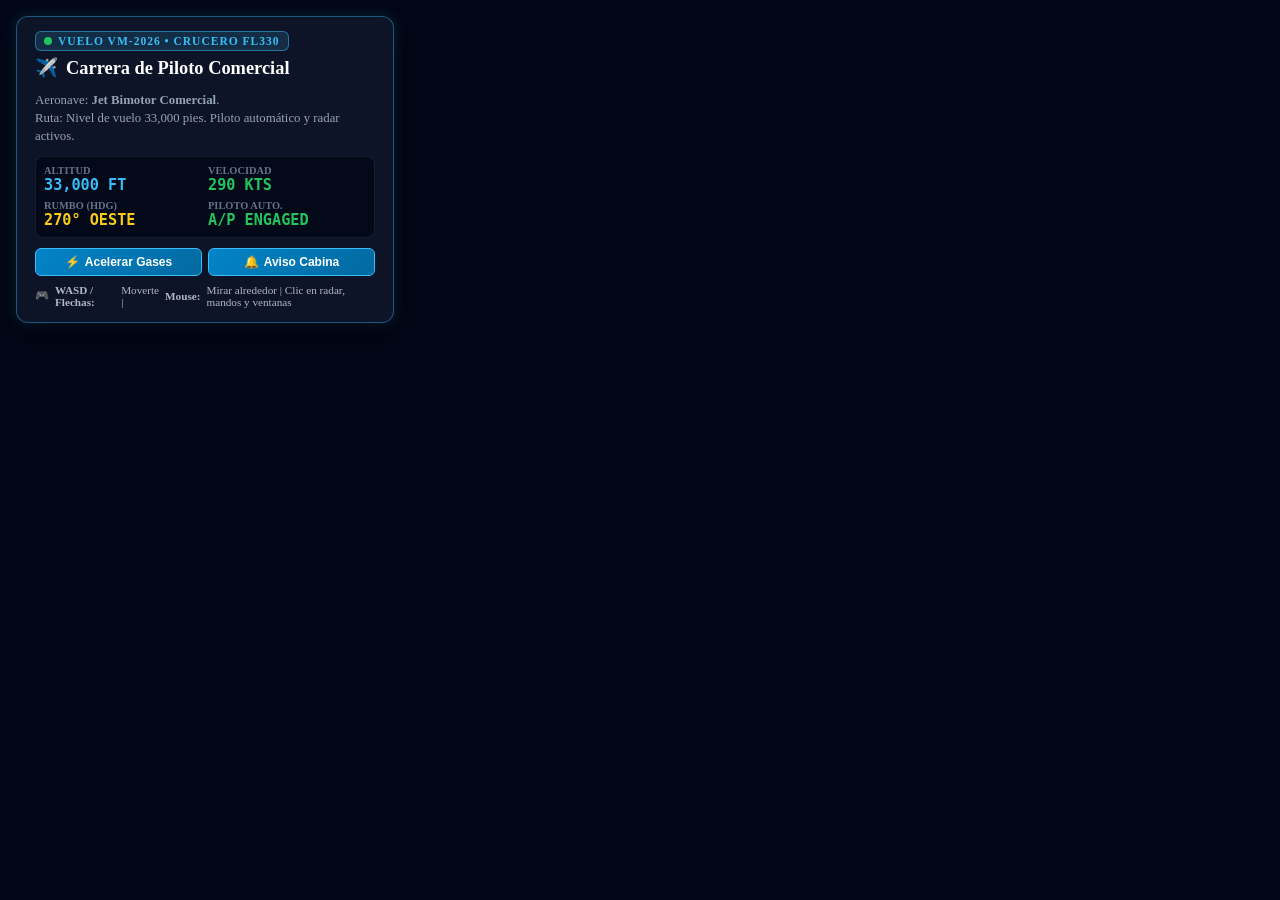
<file: piloto.html>
<!DOCTYPE html>
<html lang="es">
<head>
  <meta charset="UTF-8">
  <meta name="viewport" content="width=device-width, initial-scale=1.0">
  <title>Simulador de Piloto Comercial | Cabina de Vuelo 3D - Vision Mind</title>
  <script src="https://aframe.io/releases/1.5.0/aframe.min.js"></script>
  <style>
    html, body {
      width: 100%;
      height: 100%;
      margin: 0;
      padding: 0;
      overflow: hidden;
      background: #020617;
      color: #f8fafc;
      user-select: none;
    }

    a-scene {
      display: block;
      width: 100vw;
      height: 100vh;
      position: absolute;
      top: 0;
      left: 0;
      z-index: 1;
    }

    /* HUD Futurista de Aviación */
    .hud-panel {
      position: absolute;
      top: 16px;
      left: 16px;
      z-index: 999;
      background: rgba(15, 23, 42, 0.9);
      backdrop-filter: blur(12px);
      border: 1px solid rgba(56, 189, 248, 0.4);
      border-radius: 12px;
      padding: 14px 18px;
      max-width: 340px;
      box-shadow: 0 8px 32px rgba(0, 0, 0, 0.6), 0 0 15px rgba(56, 189, 248, 0.2);
      pointer-events: auto;
    }

    .hud-badge {
      display: inline-flex;
      align-items: center;
      gap: 6px;
      background: rgba(56, 189, 248, 0.15);
      border: 1px solid rgba(56, 189, 248, 0.5);
      color: #38bdf8;
      font-size: 0.72rem;
      font-weight: 700;
      text-transform: uppercase;
      letter-spacing: 1px;
      padding: 3px 8px;
      border-radius: 6px;
      margin-bottom: 6px;
    }

    .pulse-dot {
      width: 8px;
      height: 8px;
      background: #22c55e;
      border-radius: 50%;
      animation: pulse 1.2s infinite;
    }
    @keyframes pulse {
      0% { transform: scale(0.9); opacity: 0.7; }
      50% { transform: scale(1.3); opacity: 1; box-shadow: 0 0 8px #22c55e; }
      100% { transform: scale(0.9); opacity: 0.7; }
    }

    .hud-title {
      font-size: 1.15rem;
      font-weight: 800;
      color: #ffffff;
      margin-bottom: 4px;
      display: flex;
      align-items: center;
      gap: 8px;
    }

    .hud-desc {
      font-size: 0.8rem;
      color: #94a3b8;
      line-height: 1.4;
      margin-bottom: 10px;
    }

    .flight-status {
      display: grid;
      grid-template-columns: 1fr 1fr;
      gap: 6px;
      margin-bottom: 10px;
      background: rgba(2, 6, 23, 0.75);
      padding: 8px;
      border-radius: 8px;
      border: 1px solid rgba(255, 255, 255, 0.08);
    }

    .f-item {
      display: flex;
      flex-direction: column;
    }
    .f-lbl {
      font-size: 0.65rem;
      color: #64748b;
      text-transform: uppercase;
      font-weight: 600;
    }
    .f-val {
      font-size: 0.95rem;
      font-weight: 700;
      font-family: monospace;
    }
    .val-cyan { color: #38bdf8; }
    .val-green { color: #22c55e; }
    .val-yellow { color: #facc15; }

    .hud-controls {
      display: flex;
      gap: 6px;
      margin-bottom: 8px;
    }

    .btn-action {
      flex: 1;
      padding: 6px 10px;
      background: linear-gradient(135deg, #0284c7, #0369a1);
      border: 1px solid #38bdf8;
      color: white;
      font-size: 0.75rem;
      font-weight: 600;
      border-radius: 6px;
      cursor: pointer;
      display: flex;
      align-items: center;
      justify-content: center;
      gap: 5px;
      transition: all 0.2s ease;
    }
    .btn-action:hover {
      background: linear-gradient(135deg, #0369a1, #0284c7);
      box-shadow: 0 0 10px rgba(56, 189, 248, 0.4);
      transform: translateY(-1px);
    }

    .instructions-tag {
      font-size: 0.7rem;
      color: #cbd5e1;
      display: flex;
      align-items: center;
      gap: 6px;
      opacity: 0.85;
    }

    #notif-box {
      position: absolute;
      bottom: 24px;
      left: 50%;
      transform: translateX(-50%);
      background: rgba(15, 23, 42, 0.95);
      border: 1px solid #38bdf8;
      padding: 8px 18px;
      border-radius: 30px;
      font-size: 0.85rem;
      color: #38bdf8;
      box-shadow: 0 4px 20px rgba(0,0,0,0.6);
      opacity: 0;
      transition: opacity 0.3s ease;
      pointer-events: none;
      z-index: 1000;
      text-align: center;
    }
  </style>
</head>
<body>

  <!-- HUD Flotante Piloto -->
  <div class="hud-panel">
    <div class="hud-badge">
      <span class="pulse-dot"></span> VUELO VM-2026 &bull; CRUCERO FL330
    </div>
    <div class="hud-title">
      <span>✈️</span> Carrera de Piloto Comercial
    </div>
    <p class="hud-desc">
      Aeronave: <strong>Jet Bimotor Comercial</strong>.<br>
      Ruta: Nivel de vuelo 33,000 pies. Piloto automático y radar activos.
    </p>

    <div class="flight-status">
      <div class="f-item">
        <span class="f-lbl">Altitud</span>
        <span class="f-val val-cyan" id="f-alt">33,000 FT</span>
      </div>
      <div class="f-item">
        <span class="f-lbl">Velocidad</span>
        <span class="f-val val-green" id="f-spd">290 KTS</span>
      </div>
      <div class="f-item">
        <span class="f-lbl">Rumbo (HDG)</span>
        <span class="f-val val-yellow">270° OESTE</span>
      </div>
      <div class="f-item">
        <span class="f-lbl">Piloto Auto.</span>
        <span class="f-val val-green">A/P ENGAGED</span>
      </div>
    </div>

    <div class="hud-controls">
      <button class="btn-action" onclick="toggleThrottles()">
        <span>⚡</span> Acelerar Gases
      </button>
      <button class="btn-action" onclick="playCabinChime()">
        <span>🔔</span> Aviso Cabina
      </button>
    </div>

    <div class="instructions-tag">
      <span>🎮</span> <strong>WASD / Flechas:</strong> Moverte | <strong>Mouse:</strong> Mirar alrededor | Clic en radar, mandos y ventanas
    </div>
  </div>

  <div id="notif-box">Sistema de aviónica seleccionado</div>

  <!-- ESCENA VR A-FRAME -->
  <a-scene embedded vr-mode-ui="enabled: true">

    <!-- CIELO EXTERIOR Y ATMÓSFERA A 33,000 PIES -->
    <a-sky color="#0284c7"></a-sky>

    <!-- NUBES VOLUMÉTRICAS EN MOVIMIENTO POR DEBAJO DEL AVIÓN -->
    <a-entity id="clouds-layer" position="0 -12 -20">
      <a-sphere position="-15 0 -10" radius="10" color="#ffffff" opacity="0.85"></a-sphere>
      <a-sphere position="0 2 -15" radius="12" color="#ffffff" opacity="0.9"></a-sphere>
      <a-sphere position="16 0 -12" radius="11" color="#ffffff" opacity="0.85"></a-sphere>
      <a-sphere position="-8 -2 -25" radius="14" color="#f8fafc" opacity="0.8"></a-sphere>
      <a-sphere position="12 -2 -28" radius="13" color="#f8fafc" opacity="0.8"></a-sphere>
    </a-entity>

    <!-- CÁMARA (VISTA PANORÁMICA DE CABINA) -->
    <a-entity position="0 1.35 0.9">
      <a-camera look-controls="pointerLockEnabled: false" wasd-controls="acceleration: 15">
        <a-cursor
          id="cursor"
          color="#38bdf8"
          fuse="false"
          raycaster="objects: .interactivo">
        </a-cursor>
      </a-camera>
    </a-entity>

    <!-- ILUMINACIÓN DE CABINA (AVIÓNICA Y LUZ SOLAR) -->
    <a-light type="ambient" color="#94a3b8" intensity="0.5"></a-light>
    
    <!-- Luz solar del exterior entrando por el parabrisas -->
    <a-light type="directional" position="2 4 -5" color="#ffffff" intensity="1.8"></a-light>
    <!-- Iluminación verde/azul de instrumentación en cabina -->
    <a-light type="point" position="0 1.2 -0.8" color="#38bdf8" intensity="0.7"></a-light>
    <a-light type="point" position="0 2.2 -0.5" color="#f97316" intensity="0.3"></a-light>

    <!-- ========================================== -->
    <!-- FUSELAJE DE CABINA Y PARABRISAS (COCKPIT) -->
    <!-- ========================================== -->

    <!-- Suelo antideslizante de cabina -->
    <a-plane
      rotation="-90 0 0"
      position="0 0 0"
      width="4.5"
      height="5"
      color="#1e293b"
      roughness="0.7">
    </a-plane>

    <!-- Mampara trasera de la cabina -->
    <a-box position="0 1.6 2.8" width="4.5" height="3.2" depth="0.2" color="#334155"></a-box>
    <!-- Puerta blindada de acceso al cockpit -->
    <a-box position="0 1.3 2.7" width="1.0" height="2.2" depth="0.05" color="#1e293b"></a-box>
    <a-text value="FLIGHT DECK" position="-0.35 2.1 2.65" scale="0.3 0.3 0.3" color="#ffffff"></a-text>

    <!-- Mamparas laterales del cockpit -->
    <a-box position="-2.2 1.6 0.5" width="0.2" height="3.2" depth="4.6" color="#334155"></a-box>
    <a-box position="2.2 1.6 0.5" width="0.2" height="3.2" depth="4.6" color="#334155"></a-box>

    <!-- MARCO DEL PARABRISAS FRONTAL DEL AVIÓN -->
    <!-- Pilar central del parabrisas (Center post) -->
    <a-box position="0 1.85 -1.7" width="0.14" height="1.4" depth="0.1" color="#1e293b"></a-box>
    <!-- Marco superior del parabrisas (Glareshield visor) -->
    <a-box position="0 2.4 -1.5" width="3.4" height="0.2" depth="0.4" color="#0f172a"></a-box>
    <!-- Pilares diagonales laterales del parabrisas -->
    <a-box position="-1.6 1.85 -1.4" width="0.14" height="1.3" depth="0.1" rotation="0 25 -15" color="#1e293b"></a-box>
    <a-box position="1.6 1.85 -1.4" width="0.14" height="1.3" depth="0.1" rotation="0 -25 15" color="#1e293b"></a-box>

    <!-- Cristal del parabrisas (Translúcido antirreflectante) -->
    <a-plane position="-0.75 1.8 -1.65" width="1.35" height="0.95" color="#38bdf8" opacity="0.15" class="interactivo" onclick="mostrarNotif('Parabrisas del cockpit: Volando a Mach 0.78 sobre la capa nubosa.')"></a-plane>
    <a-plane position="0.75 1.8 -1.65" width="1.35" height="0.95" color="#38bdf8" opacity="0.15" class="interactivo" onclick="mostrarNotif('Parabrisas del cockpit: Vista frontal despejada. Horizonte de vuelo a la vista.')"></a-plane>

    <!-- ========================================== -->
    <!-- PANEL PRINCIPAL DE INSTRUMENTOS (GLASS COCKPIT) -->
    <!-- ========================================== -->
    <a-entity id="main-panel" position="0 1.05 -1.0" rotation="-15 0 0">
      
      <!-- Estructura del panel frontal negro mate -->
      <a-box position="0 0.15 0" width="3.6" height="0.8" depth="0.3" color="#0f172a" roughness="0.9"></a-box>
      <!-- Visera antirreflejo (Glareshield) superior compacta -->
      <a-box position="0 0.58 0.12" width="3.6" height="0.06" depth="0.25" color="#020617"></a-box>

      <!-- PANTALLA PFD (CAPITÁN - FRENTE AL ASIENTO): HORIZONTE ARTIFICIAL Y ALTITUD -->
      <a-entity position="-0.75 0.22 0.18" class="interactivo" onclick="mostrarNotif('PFD (Primary Flight Display): Nivelado en crucero a 33,000 pies y 290 nudos.')">
        <a-box width="0.55" height="0.5" depth="0.04" color="#020617"></a-box>
        <!-- Horizonte Artificial (Mitad azul cielo, mitad marrón tierra) -->
        <a-plane position="0 0.05 0.03" width="0.32" height="0.16" color="#0284c7"></a-plane>
        <a-plane position="0 -0.11 0.03" width="0.32" height="0.16" color="#78350f"></a-plane>
        <!-- Símbolo del avión en amarillo -->
        <a-cylinder position="0 -0.03 0.04" radius="0.015" height="0.1" rotation="0 0 90" color="#facc15"></a-cylinder>
        <a-sphere position="0 -0.03 0.04" radius="0.015" color="#facc15"></a-sphere>

        <!-- Cinta de velocidad (izquierda) y cinta de altitud (derecha) -->
        <a-box position="-0.21 0 0.03" width="0.08" height="0.4" depth="0.01" color="#1e293b"></a-box>
        <a-text value="290\nKTS" position="-0.24 0 0.04" scale="0.15 0.15 0.15" color="#22c55e"></a-text>

        <a-box position="0.21 0 0.03" width="0.08" height="0.4" depth="0.01" color="#1e293b"></a-box>
        <a-text value="FL\n330" position="0.18 0 0.04" scale="0.15 0.15 0.15" color="#38bdf8"></a-text>

        <a-text value="PFD CAPTAIN" position="-0.22 0.22 0.03" scale="0.18 0.18 0.18" color="#94a3b8"></a-text>
      </a-entity>

      <!-- PANTALLA ND (RADAR DE NAVEGACIÓN - CENTRO IZQUIERDA) -->
      <a-entity position="-0.15 0.22 0.18" class="interactivo" onclick="mostrarNotif('ND (Navigation Display): Radar meteorológico y plan de vuelo activo a waypoint BOG-27.')">
        <a-box width="0.55" height="0.5" depth="0.04" color="#020617"></a-box>
        <!-- Rosa de los vientos / Compás -->
        <a-ring position="0 0 0.03" radius-inner="0.16" radius-outer="0.18" color="#22c55e"></a-ring>
        <!-- Arco de radar meteorológico -->
        <a-ring position="0 0 0.03" radius-inner="0.1" radius-outer="0.12" color="#0284c7" theta-length="120"></a-ring>
        <a-sphere position="0.05 0.06 0.03" radius="0.015" color="#ef4444"></a-sphere>
        <a-text value="HDG: 270\nDIST: 42 NM" position="-0.22 0.18 0.03" scale="0.16 0.16 0.16" color="#22c55e"></a-text>
        <a-text value="RADAR WX" position="-0.2 0.22 0.03" scale="0.18 0.18 0.18" color="#38bdf8"></a-text>
      </a-entity>

      <!-- PANTALLA EICAS / ECAM (MONITOR DE MOTORES - CENTRO DERECHA) -->
      <a-entity position="0.45 0.22 0.18" class="interactivo" onclick="mostrarNotif('EICAS (Engine Display): Turbinas 1 y 2 en régimen crucero óptimo. N1: 88.4%.')">
        <a-box width="0.55" height="0.5" depth="0.04" color="#020617"></a-box>
        <!-- Diales de potencia de turbinas -->
        <a-ring position="-0.12 0.08 0.03" radius-inner="0.06" radius-outer="0.08" color="#22c55e"></a-ring>
        <a-ring position="0.12 0.08 0.03" radius-inner="0.06" radius-outer="0.08" color="#22c55e"></a-ring>
        <a-text value="ENG 1: N1 88.4%\nENG 2: N1 88.4%\nEGT: 610 C\nFUEL: 14.2 T" position="-0.24 -0.05 0.03" scale="0.15 0.15 0.15" color="#f8fafc"></a-text>
        <a-text value="ENGINE EICAS" position="-0.22 0.22 0.03" scale="0.18 0.18 0.18" color="#f59e0b"></a-text>
      </a-entity>

      <!-- PANTALLA PFD PRIMER OFICIAL (DERECHA) -->
      <a-entity position="1.05 0.22 0.18">
        <a-box width="0.55" height="0.5" depth="0.04" color="#020617"></a-box>
        <a-plane position="0 0.05 0.03" width="0.32" height="0.16" color="#0284c7"></a-plane>
        <a-plane position="0 -0.11 0.03" width="0.32" height="0.16" color="#78350f"></a-plane>
        <a-text value="PFD F/O" position="-0.16 0.22 0.03" scale="0.18 0.18 0.18" color="#94a3b8"></a-text>
      </a-entity>

      <!-- PANEL DE PILOTO AUTOMÁTICO (MCP - EN LA VISERA SUPERIOR) -->
      <a-entity position="0 0.58 0.25" class="interactivo" onclick="mostrarNotif('Panel MCP de Piloto Automático: Modos LNAV/VNAV y Acelerador Automático armados.')">
        <a-box width="2.2" height="0.12" depth="0.06" color="#1e293b"></a-box>
        <a-text value="SPD: 290 | HDG: 270 | ALT: 33000 | V/S: 0" position="-0.95 0 0.04" scale="0.18 0.18 0.18" color="#22c55e"></a-text>
        <a-box position="0.8 0 0.04" width="0.22" height="0.07" depth="0.02" color="#22c55e"></a-box>
        <a-text value="A/P CMD" position="0.72 0 0.06" scale="0.13 0.13 0.13" color="#020617"></a-text>
      </a-entity>

    </a-entity>

    <!-- ========================================== -->
    <!-- MANDOS DE VUELO (YOKES) DEL PILOTO -->
    <!-- ========================================== -->

    <!-- YOKE CAPITÁN (IZQUIERDA) -->
    <a-entity position="-0.8 0.5 -0.4">
      <!-- Columna de control que sube del suelo -->
      <a-cylinder position="0 0.25 0" radius="0.035" height="0.55" rotation="20 0 0" color="#475569" metalness="0.8"></a-cylinder>
      <!-- Cabria de mando ergonómica (W-Shape) -->
      <a-cylinder position="0 0.52 0.1" radius="0.025" height="0.45" rotation="0 0 90" color="#0f172a"></a-cylinder>
      <!-- Empuñadura izquierda y derecha -->
      <a-cylinder position="-0.22 0.56 0.1" radius="0.02" height="0.16" rotation="0 0 0" color="#1e293b"></a-cylinder>
      <a-cylinder position="0.22 0.56 0.1" radius="0.02" height="0.16" rotation="0 0 0" color="#1e293b"></a-cylinder>
      <a-sphere position="-0.22 0.64 0.1" radius="0.015" color="#ef4444"></a-sphere> <!-- Botón PTT Radio -->

      <a-text value="YOKE MANDO" position="-0.2 0.72 0.1" scale="0.22 0.22 0.22" color="#38bdf8"></a-text>
    </a-entity>

    <!-- YOKE PRIMER OFICIAL (DERECHA) -->
    <a-entity position="0.8 0.5 -0.4">
      <a-cylinder position="0 0.25 0" radius="0.035" height="0.55" rotation="20 0 0" color="#475569" metalness="0.8"></a-cylinder>
      <a-cylinder position="0 0.52 0.1" radius="0.025" height="0.45" rotation="0 0 90" color="#0f172a"></a-cylinder>
      <a-cylinder position="-0.22 0.56 0.1" radius="0.02" height="0.16" rotation="0 0 0" color="#1e293b"></a-cylinder>
      <a-cylinder position="0.22 0.56 0.1" radius="0.02" height="0.16" rotation="0 0 0" color="#1e293b"></a-cylinder>
    </a-entity>

    <!-- ========================================== -->
    <!-- PEDESTAL CENTRAL DE ACELERADORES (THROTTLE QUADRANT) -->
    <!-- ========================================== -->
    <a-entity id="pedestal" position="0 0.45 -0.3">
      <!-- Bloque consola central -->
      <a-box position="0 0 0" width="0.75" height="0.7" depth="1.1" color="#1e293b" roughness="0.8"></a-box>
      <a-box position="0 0.36 0" width="0.7" height="0.04" depth="1.0" color="#0f172a"></a-box>

      <!-- PALANCAS DE ACELERACIÓN DE MOTORES (THROTTLE LEVERS) -->
      <a-entity id="throttle-levers" position="0 0.38 -0.05" class="interactivo" onclick="toggleThrottles()">
        <!-- Ranura metálica -->
        <a-box position="0 0 0" width="0.28" height="0.02" depth="0.4" color="#334155"></a-box>
        <!-- Palanca Motor 1 -->
        <a-cylinder position="-0.06 0.12 0.05" radius="0.015" height="0.24" rotation="20 0 0" color="#cbd5e1" metalness="0.9"></a-cylinder>
        <a-cylinder position="-0.06 0.22 0.08" radius="0.035" height="0.07" rotation="0 0 90" color="#ffffff"></a-cylinder>
        <!-- Palanca Motor 2 -->
        <a-cylinder position="0.06 0.12 0.05" radius="0.015" height="0.24" rotation="20 0 0" color="#cbd5e1" metalness="0.9"></a-cylinder>
        <a-cylinder position="0.06 0.22 0.08" radius="0.035" height="0.07" rotation="0 0 90" color="#ffffff"></a-cylinder>

        <!-- Palanca de Flaps (derecha) -->
        <a-cylinder position="0.18 0.08 -0.08" radius="0.01" height="0.16" rotation="35 0 0" color="#cbd5e1"></a-cylinder>
        <a-box position="0.18 0.15 -0.12" width="0.04" height="0.03" depth="0.06" color="#22c55e"></a-box>

        <!-- Palanca de Speedbrake / Spoilers (izquierda) -->
        <a-cylinder position="-0.18 0.08 -0.08" radius="0.01" height="0.16" rotation="10 0 0" color="#cbd5e1"></a-cylinder>
        <a-box position="-0.18 0.15 -0.09" width="0.04" height="0.04" depth="0.04" color="#38bdf8"></a-box>

        <!-- Ruedas de compensador (Trim Wheel) en los laterales -->
        <a-cylinder position="-0.36 0 0" radius="0.15" height="0.03" rotation="0 0 90" color="#475569"></a-cylinder>
        <a-cylinder position="0.36 0 0" radius="0.15" height="0.03" rotation="0 0 90" color="#475569"></a-cylinder>
      </a-entity>

      <a-text value="THROTTLE QUADRANT" position="-0.28 0.42 0.4" scale="0.2 0.2 0.2" color="#94a3b8"></a-text>
    </a-entity>

    <!-- ========================================== -->
    <!-- PANEL SUPERIOR EN EL TECHO (OVERHEAD PANEL) -->
    <!-- ========================================== -->
    <a-entity position="0 2.4 -0.6" rotation="30 0 0" class="interactivo" onclick="mostrarNotif('Overhead Panel: Sistemas eléctricos, generadores APU y presurización en estado NORMAL.')">
      <a-box width="1.6" height="1.1" depth="0.1" color="#1e293b"></a-box>
      <!-- Matriz de botones e interruptores iluminados -->
      <a-sphere position="-0.5 0.3 0.06" radius="0.02" color="#22c55e"></a-sphere>
      <a-sphere position="-0.3 0.3 0.06" radius="0.02" color="#22c55e"></a-sphere>
      <a-sphere position="-0.1 0.3 0.06" radius="0.02" color="#38bdf8"></a-sphere>
      <a-sphere position="0.1 0.3 0.06" radius="0.02" color="#f59e0b"></a-sphere>
      <a-sphere position="0.3 0.3 0.06" radius="0.02" color="#22c55e"></a-sphere>
      <a-sphere position="0.5 0.3 0.06" radius="0.02" color="#22c55e"></a-sphere>

      <a-sphere position="-0.4 0 0.06" radius="0.02" color="#38bdf8"></a-sphere>
      <a-sphere position="0.0 0 0.06" radius="0.02" color="#22c55e"></a-sphere>
      <a-sphere position="0.4 0 0.06" radius="0.02" color="#38bdf8"></a-sphere>

      <a-text value="OVERHEAD APU &amp; ELEC" position="-0.5 -0.35 0.06" scale="0.22 0.22 0.22" color="#cbd5e1"></a-text>
    </a-entity>

    <!-- ========================================== -->
    <!-- ASIENTOS DE PILOTO (CAPITÁN Y PRIMER OFICIAL) -->
    <!-- ========================================== -->
    <!-- Asiento Capitán (Izquierda) -->
    <a-entity position="-0.8 0 0.6">
      <a-box position="0 0.2 0" width="0.65" height="0.4" depth="0.65" color="#334155"></a-box>
      <a-box position="0 0.42 0" width="0.6" height="0.08" depth="0.6" color="#e2e8f0" roughness="0.9"></a-box> <!-- Piel de cordero -->
      <a-box position="0 0.95 0.28" width="0.6" height="1.0" depth="0.1" color="#e2e8f0" roughness="0.9"></a-box>
      <a-box position="0 1.5 0.28" width="0.35" height="0.2" depth="0.1" color="#1e293b"></a-box> <!-- Reposacabezas -->
    </a-entity>

    <!-- Asiento Primer Oficial (Derecha) -->
    <a-entity position="0.8 0 0.6">
      <a-box position="0 0.2 0" width="0.65" height="0.4" depth="0.65" color="#334155"></a-box>
      <a-box position="0 0.42 0" width="0.6" height="0.08" depth="0.6" color="#e2e8f0" roughness="0.9"></a-box>
      <a-box position="0 0.95 0.28" width="0.6" height="1.0" depth="0.1" color="#e2e8f0" roughness="0.9"></a-box>
      <a-box position="0 1.5 0.28" width="0.35" height="0.2" depth="0.1" color="#1e293b"></a-box>
    </a-entity>

  </a-scene>

  <script>
    let audioCtx = null;
    let maxThrust = false;

    function initAudio() {
      if (!audioCtx) {
        audioCtx = new (window.AudioContext || window.webkitAudioContext)();
      }
    }

    // Sonido chime aeronáutico de aviso ("Ding-Dong" de cabina)
    function playCabinChime() {
      initAudio();
      mostrarNotif('¡CHIME DE CABINA! Señal de cinturones y comunicación a tripulación.');
      if (!audioCtx) return;
      try {
        const t = audioCtx.currentTime;
        // Tono 1: 587 Hz (Re5)
        const osc1 = audioCtx.createOscillator();
        const gain1 = audioCtx.createGain();
        osc1.type = 'sine';
        osc1.frequency.setValueAtTime(587.33, t);
        gain1.gain.setValueAtTime(0.18, t);
        gain1.gain.exponentialRampToValueAtTime(0.001, t + 0.6);
        osc1.connect(gain1);
        gain1.connect(audioCtx.destination);
        osc1.start(t);
        osc1.stop(t + 0.6);

        // Tono 2: 440 Hz (La4)
        const osc2 = audioCtx.createOscillator();
        const gain2 = audioCtx.createGain();
        osc2.type = 'sine';
        osc2.frequency.setValueAtTime(440, t + 0.35);
        gain2.gain.setValueAtTime(0.18, t + 0.35);
        gain2.gain.exponentialRampToValueAtTime(0.001, t + 1.2);
        osc2.connect(gain2);
        gain2.connect(audioCtx.destination);
        osc2.start(t + 0.35);
        osc2.stop(t + 1.2);
      } catch (e) {
        console.warn(e);
      }
    }

    // Acelerar gases / regular empuje
    function toggleThrottles() {
      maxThrust = !maxThrust;
      const spdEl = document.getElementById('f-spd');
      const altEl = document.getElementById('f-alt');
      const levers = document.getElementById('throttle-levers');

      if (maxThrust) {
        if (spdEl) spdEl.innerText = '320 KTS (M 0.82)';
        if (altEl) altEl.innerText = '35,000 FT (Ascenso)';
        if (levers) levers.setAttribute('rotation', '-15 0 0');
        mostrarNotif('Aceleración a N1: 94%. Aumentando velocidad de crucero.');
      } else {
        if (spdEl) spdEl.innerText = '290 KTS (M 0.78)';
        if (altEl) altEl.innerText = '33,000 FT (Crucero)';
        if (levers) levers.setAttribute('rotation', '0 0 0');
        mostrarNotif('Empuje ajustado a régimen de crucero estándar (N1: 88%).');
      }
    }

    function mostrarNotif(texto) {
      const box = document.getElementById('notif-box');
      box.innerText = texto;
      box.style.opacity = '1';
      clearTimeout(window.notifTimeout);
      window.notifTimeout = setTimeout(() => {
        box.style.opacity = '0';
      }, 3500);
    }
  </script>
</body>
</html>
</file>
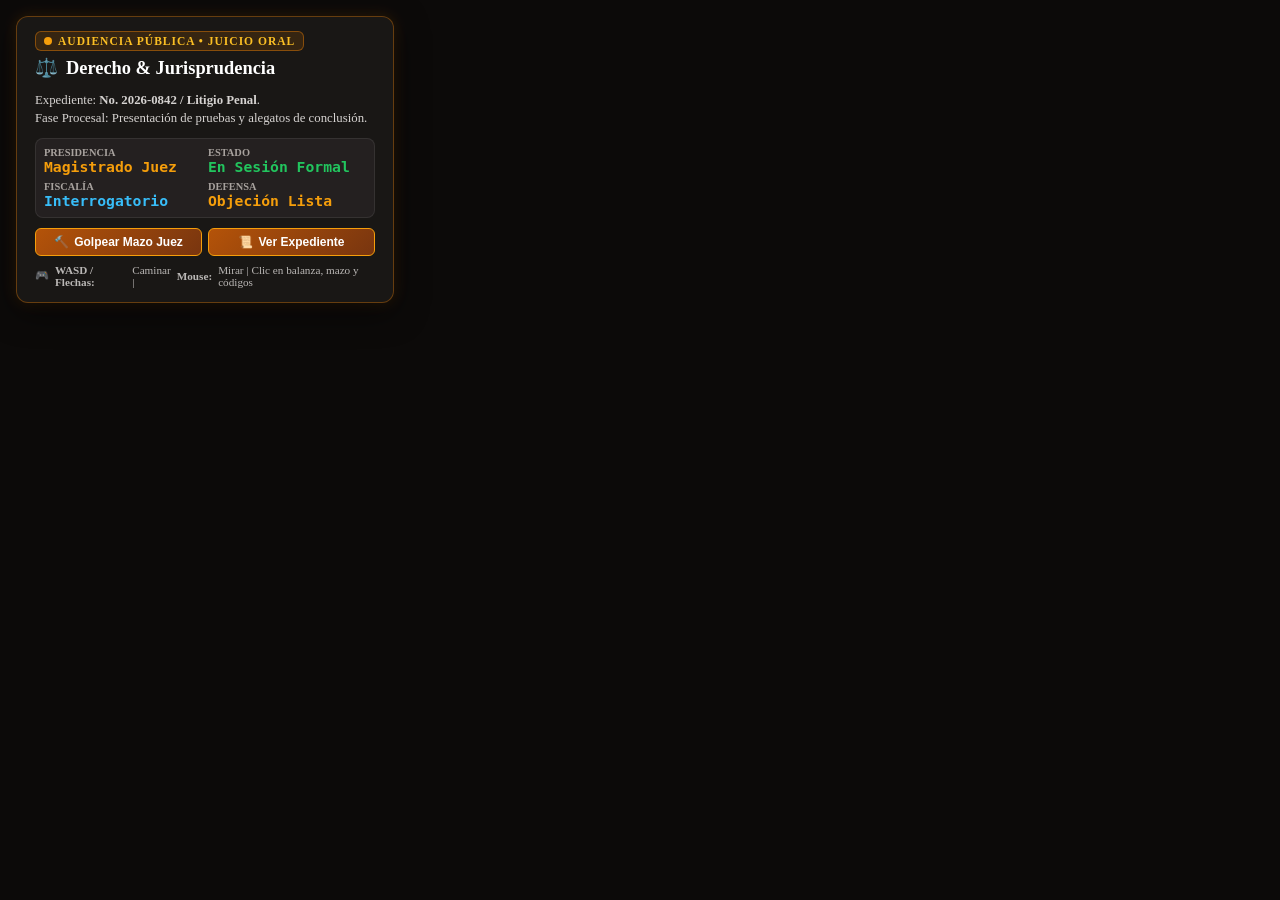
<file: showroom.html>
<!DOCTYPE html>
<html lang="es">
<head>
  <meta charset="UTF-8">
  <meta name="viewport" content="width=device-width, initial-scale=1.0">
  <title>Simulador de Derecho | Sala de Audiencias 3D - Vision Mind</title>
  <script src="https://aframe.io/releases/1.5.0/aframe.min.js"></script>
  <style>
    html, body {
      width: 100%;
      height: 100%;
      margin: 0;
      padding: 0;
      overflow: hidden;
      background: #0c0a09;
      color: #f5f5f4;
      user-select: none;
    }

    a-scene {
      display: block;
      width: 100vw;
      height: 100vh;
      position: absolute;
      top: 0;
      left: 0;
      z-index: 1;
    }

    /* HUD Futurista Judicial */
    .hud-panel {
      position: absolute;
      top: 16px;
      left: 16px;
      z-index: 999;
      background: rgba(28, 25, 23, 0.92);
      backdrop-filter: blur(12px);
      border: 1px solid rgba(217, 119, 6, 0.4);
      border-radius: 12px;
      padding: 14px 18px;
      max-width: 340px;
      box-shadow: 0 8px 32px rgba(0, 0, 0, 0.6), 0 0 15px rgba(217, 119, 6, 0.2);
      pointer-events: auto;
    }

    .hud-badge {
      display: inline-flex;
      align-items: center;
      gap: 6px;
      background: rgba(217, 119, 6, 0.15);
      border: 1px solid rgba(217, 119, 6, 0.5);
      color: #fbbf24;
      font-size: 0.72rem;
      font-weight: 700;
      text-transform: uppercase;
      letter-spacing: 1px;
      padding: 3px 8px;
      border-radius: 6px;
      margin-bottom: 6px;
    }

    .pulse-dot {
      width: 8px;
      height: 8px;
      background: #f59e0b;
      border-radius: 50%;
      animation: pulse 1.2s infinite;
    }
    @keyframes pulse {
      0% { transform: scale(0.9); opacity: 0.7; }
      50% { transform: scale(1.3); opacity: 1; box-shadow: 0 0 8px #f59e0b; }
      100% { transform: scale(0.9); opacity: 0.7; }
    }

    .hud-title {
      font-size: 1.15rem;
      font-weight: 800;
      color: #ffffff;
      margin-bottom: 4px;
      display: flex;
      align-items: center;
      gap: 8px;
    }

    .hud-desc {
      font-size: 0.8rem;
      color: #d6d3d1;
      line-height: 1.4;
      margin-bottom: 10px;
    }

    .court-status {
      display: grid;
      grid-template-columns: 1fr 1fr;
      gap: 6px;
      margin-bottom: 10px;
      background: rgba(41, 37, 36, 0.75);
      padding: 8px;
      border-radius: 8px;
      border: 1px solid rgba(255, 255, 255, 0.08);
    }

    .c-item {
      display: flex;
      flex-direction: column;
    }
    .c-lbl {
      font-size: 0.65rem;
      color: #a8a29e;
      text-transform: uppercase;
      font-weight: 600;
    }
    .c-val {
      font-size: 0.92rem;
      font-weight: 700;
      font-family: monospace;
    }
    .val-gold { color: #f59e0b; }
    .val-green { color: #22c55e; }
    .val-blue { color: #38bdf8; }

    .hud-controls {
      display: flex;
      gap: 6px;
      margin-bottom: 8px;
    }

    .btn-action {
      flex: 1;
      padding: 6px 10px;
      background: linear-gradient(135deg, #b45309, #78350f);
      border: 1px solid #f59e0b;
      color: white;
      font-size: 0.75rem;
      font-weight: 600;
      border-radius: 6px;
      cursor: pointer;
      display: flex;
      align-items: center;
      justify-content: center;
      gap: 5px;
      transition: all 0.2s ease;
    }
    .btn-action:hover {
      background: linear-gradient(135deg, #78350f, #b45309);
      box-shadow: 0 0 10px rgba(245, 158, 11, 0.4);
      transform: translateY(-1px);
    }

    .instructions-tag {
      font-size: 0.7rem;
      color: #d6d3d1;
      display: flex;
      align-items: center;
      gap: 6px;
      opacity: 0.85;
    }

    #notif-box {
      position: absolute;
      bottom: 24px;
      left: 50%;
      transform: translateX(-50%);
      background: rgba(28, 25, 23, 0.95);
      border: 1px solid #f59e0b;
      padding: 8px 18px;
      border-radius: 30px;
      font-size: 0.85rem;
      color: #fbbf24;
      box-shadow: 0 4px 20px rgba(0,0,0,0.6);
      opacity: 0;
      transition: opacity 0.3s ease;
      pointer-events: none;
      z-index: 1000;
      text-align: center;
    }
  </style>
</head>
<body>

  <!-- HUD Flotante Tribunal / Derecho -->
  <div class="hud-panel">
    <div class="hud-badge">
      <span class="pulse-dot"></span> AUDIENCIA PÚBLICA &bull; JUICIO ORAL
    </div>
    <div class="hud-title">
      <span>⚖️</span> Derecho &amp; Jurisprudencia
    </div>
    <p class="hud-desc">
      Expediente: <strong>No. 2026-0842 / Litigio Penal</strong>.<br>
      Fase Procesal: Presentación de pruebas y alegatos de conclusión.
    </p>

    <div class="court-status">
      <div class="c-item">
        <span class="c-lbl">Presidencia</span>
        <span class="c-val val-gold">Magistrado Juez</span>
      </div>
      <div class="c-item">
        <span class="c-lbl">Estado</span>
        <span class="c-val val-green">En Sesión Formal</span>
      </div>
      <div class="c-item">
        <span class="c-lbl">Fiscalía</span>
        <span class="c-val val-blue">Interrogatorio</span>
      </div>
      <div class="c-item">
        <span class="c-lbl">Defensa</span>
        <span class="c-val val-gold">Objeción Lista</span>
      </div>
    </div>

    <div class="hud-controls">
      <button class="btn-action" onclick="strikeGavel()">
        <span>🔨</span> Golpear Mazo Juez
      </button>
      <button class="btn-action" onclick="inspectEvidence()">
        <span>📜</span> Ver Expediente
      </button>
    </div>

    <div class="instructions-tag">
      <span>🎮</span> <strong>WASD / Flechas:</strong> Caminar | <strong>Mouse:</strong> Mirar | Clic en balanza, mazo y códigos
    </div>
  </div>

  <div id="notif-box">Elemento procesal seleccionado</div>

  <!-- ESCENA VR A-FRAME -->
  <a-scene embedded vr-mode-ui="enabled: true">

    <!-- CÁMARA CON CURSOR INTERACTIVO -->
    <a-entity position="0 1.6 4.2">
      <a-camera look-controls="pointerLockEnabled: false" wasd-controls="acceleration: 20">
        <a-cursor
          id="cursor"
          color="#f59e0b"
          fuse="false"
          raycaster="objects: .interactivo">
        </a-cursor>
      </a-camera>
    </a-entity>

    <!-- ILUMINACIÓN SOLEMNE DE TRIBUNAL -->
    <a-light type="ambient" color="#ffedd5" intensity="0.55"></a-light>
    
    <!-- Luz puntual sobre el estrado del juez -->
    <a-light type="spot" position="0 4.2 -1.8" target="#juez-target" color="#fef3c7" intensity="2.4" angle="45" penumbra="0.3"></a-light>
    <a-light type="point" position="-2.5 3 0.5" color="#f59e0b" intensity="0.4"></a-light>
    <a-light type="point" position="2.5 3 0.5" color="#f59e0b" intensity="0.4"></a-light>

    <!-- ========================================== -->
    <!-- ESTRUCTURA DE LA SALA DE AUDIENCIAS -->
    <!-- ========================================== -->

    <!-- Piso de mármol pulido con ribetes clásicos -->
    <a-plane
      rotation="-90 0 0"
      width="18"
      height="18"
      color="#292524"
      roughness="0.2"
      metalness="0.3">
    </a-plane>

    <!-- Pared Frontal revestida en madera noble de caoba y molduras -->
    <a-box position="0 3 -6.5" width="18" height="6" depth="0.3" color="#3e2723"></a-box>
    <a-box position="0 3 -6.32" width="10" height="5.6" depth="0.08" color="#4a2810"></a-box>

    <!-- Columnas neoclásicas en relieve en la pared del fondo -->
    <a-cylinder position="-3.5 3 -6.2" radius="0.25" height="5.8" color="#78350f" metalness="0.3"></a-cylinder>
    <a-cylinder position="3.5 3 -6.2" radius="0.25" height="5.8" color="#78350f" metalness="0.3"></a-cylinder>
    <a-cylinder position="-1.8 3 -6.2" radius="0.2" height="5.8" color="#5c2c16"></a-cylinder>
    <a-cylinder position="1.8 3 -6.2" radius="0.2" height="5.8" color="#5c2c16"></a-cylinder>

    <!-- Paredes Laterales y Trasera -->
    <a-box position="-8 3 0" width="0.3" height="6" depth="16" color="#451a03"></a-box>
    <a-box position="8 3 0" width="0.3" height="6" depth="16" color="#451a03"></a-box>
    <a-box position="0 3 7" width="18" height="6" depth="0.3" color="#292524"></a-box>

    <!-- Techo artesonado de sala de justicia -->
    <a-box position="0 6 0" width="18" height="0.3" depth="16" color="#1c1917"></a-box>

    <!-- ESCUDO DE JUSTICIA / EMBLEMA NACIONAL EN PARED TRASERA DEL JUEZ -->
    <a-cylinder position="0 4.5 -6.22" radius="0.65" height="0.06" rotation="90 0 0" color="#f59e0b" metalness="0.9" roughness="0.2"></a-cylinder>
    <a-cylinder position="0 4.5 -6.18" radius="0.55" height="0.04" rotation="90 0 0" color="#1c1917"></a-cylinder>
    <a-text value="LEX &bull; JUSTITIA &bull; VERITAS" position="-0.48 4.5 -6.15" scale="0.26 0.26 0.26" color="#f59e0b"></a-text>

    <!-- ========================================== -->
    <!-- ESTRADO ELEVADO DEL JUEZ (PRESIDENCIA) -->
    <!-- ========================================== -->
    <a-entity id="estrado-juez" position="0 0 -2.4">
      
      <!-- Target para la luz cenital del estrado -->
      <a-entity id="juez-target" position="0 1.2 0"></a-entity>

      <!-- Tarima elevada escalonada -->
      <a-box position="0 0.25 0" width="4.4" height="0.5" depth="2.0" color="#5c2c16" roughness="0.6"></a-box>
      <a-box position="0 0.52 0" width="4.2" height="0.05" depth="1.9" color="#78350f"></a-box>

      <!-- Mesa señorial del Juez con faldón tallado -->
      <a-box position="0 1.05 0.3" width="3.4" height="1.0" depth="0.9" color="#3b1d08" roughness="0.5"></a-box>
      <a-box position="0 1.57 0.3" width="3.6" height="0.06" depth="1.05" color="#5c2c16" metalness="0.4"></a-box>

      <!-- Silla de alto respaldo judicial en cuero oscuro -->
      <a-box position="0 1.15 -0.45" width="0.75" height="0.1" depth="0.65" color="#1c1917"></a-box>
      <a-box position="0 1.75 -0.72" width="0.75" height="1.1" depth="0.12" color="#1c1917"></a-box>

      <!-- Placa dorada en el estrado -->
      <a-box position="0 1.45 0.76" width="1.6" height="0.22" depth="0.02" color="#f59e0b" metalness="0.9"></a-box>
      <a-text value="MAGISTRADO JUEZ PRESIDENTE" position="-0.72 1.45 0.78" scale="0.26 0.26 0.26" color="#1c1917"></a-text>

      <!-- BALANZA DE LA JUSTICIA (DORADA CLÁSICA EN RELIEVE 3D) -->
      <a-entity position="-1.0 1.6 0.3" class="interactivo" onclick="mostrarNotif('Balanza de la Justicia: Símbolo de equidad e imparcialidad en la aplicación de la ley.')">
        <!-- Base de la balanza -->
        <a-cylinder radius="0.1" height="0.03" color="#f59e0b" metalness="0.9"></a-cylinder>
        <!-- Mástil vertical -->
        <a-cylinder position="0 0.28 0" radius="0.015" height="0.55" color="#f59e0b" metalness="0.9"></a-cylinder>
        <!-- Brazo horizontal en T oscilante -->
        <a-cylinder position="0 0.54 0" radius="0.012" height="0.45" rotation="0 0 90" color="#f59e0b" metalness="0.9"
          animation="property: rotation; to: 0 0 85; dir: alternate; loop: true; dur: 2500; easing: easeInOutSine">
        </a-cylinder>
        <!-- Platillo izquierdo -->
        <a-cylinder position="-0.21 0.38 0" radius="0.08" height="0.01" color="#f59e0b" metalness="0.9"></a-cylinder>
        <a-cylinder position="-0.21 0.46 0" radius="0.003" height="0.16" color="#f59e0b"></a-cylinder>
        <!-- Platillo derecho -->
        <a-cylinder position="0.21 0.38 0" radius="0.08" height="0.01" color="#f59e0b" metalness="0.9"></a-cylinder>
        <a-cylinder position="0.21 0.46 0" radius="0.003" height="0.16" color="#f59e0b"></a-cylinder>
      </a-entity>

      <!-- MAZO DEL JUEZ Y TACO DE RESONANCIA (GAVEL) -->
      <a-entity id="gavel-entity" position="0.3 1.6 0.35" class="interactivo" onclick="strikeGavel()">
        <!-- Taco de percusión de madera -->
        <a-cylinder position="0 0.02 0" radius="0.12" height="0.04" color="#78350f" roughness="0.5"></a-cylinder>
        <!-- Mango del mazo -->
        <a-cylinder position="0 0.06 0" radius="0.015" height="0.24" rotation="0 0 90" color="#451a03"></a-cylinder>
        <!-- Cabeza cilíndrica del mazo -->
        <a-cylinder position="0.12 0.06 0" radius="0.04" height="0.1" rotation="90 0 0" color="#451a03"></a-cylinder>
      </a-entity>

      <!-- CÓDIGOS LEGALES Y CONSTITUCIÓN EN EL ESTRADO -->
      <a-box position="0.9 1.63 0.25" width="0.35" height="0.08" depth="0.45" color="#991b1b" class="interactivo" onclick="mostrarNotif('Código Penal y Código de Procedimiento Penal Colombiano.')"></a-box>
      <a-box position="0.9 1.7 0.25" width="0.32" height="0.06" depth="0.42" color="#1e3a8a"></a-box>
      <a-text value="CONSTITUCION" position="0.75 1.74 0.25" scale="0.14 0.14 0.14" color="#f59e0b" rotation="-90 0 0"></a-text>

      <!-- Micrófono de cuello de ganso del estrado -->
      <a-cylinder position="-0.3 1.62 0.5" radius="0.008" height="0.25" rotation="-20 0 0" color="#e2e8f0" metalness="0.9"></a-cylinder>
      <a-sphere position="-0.3 1.74 0.56" radius="0.025" color="#0f172a"></a-sphere>

      <a-text value="SALA DE AUDIENCIAS No. 03" position="-1.3 2.3 0.3" scale="0.4 0.4 0.4" color="#ffffff"></a-text>
    </a-entity>

    <!-- ========================================== -->
    <!-- MESA DE LA FISCALÍA / PARTE DEMANDANTE (DERECHA) -->
    <!-- ========================================== -->
    <a-entity position="2.2 0 0.8" rotation="0 -15 0">
      <!-- Mesa de litigio -->
      <a-box position="0 0.4 0" width="1.8" height="0.8" depth="0.9" color="#451a03"></a-box>
      <a-box position="0 0.82 0" width="1.9" height="0.04" depth="1.0" color="#5c2c16"></a-box>

      <!-- Maletín de cuero ejecutivo y expedientes -->
      <a-box position="-0.4 0.94 -0.1" width="0.4" height="0.2" depth="0.15" color="#292524" class="interactivo" onclick="mostrarNotif('Maletín de la Fiscalía: Dictámenes periciales y cadena de custodia.')"></a-box>
      <!-- Expedientes procesales -->
      <a-box position="0.3 0.86 0.1" width="0.32" height="0.05" depth="0.4" color="#fef08a"></a-box>
      <a-box position="0.3 0.9 0.1" width="0.3" height="0.04" depth="0.38" color="#fed7aa"></a-box>

      <!-- Placa de la parte procesal -->
      <a-box position="0 0.9 0.45" width="0.8" height="0.1" depth="0.02" color="#0284c7"></a-box>
      <a-text value="FISCALIA GENERAL" position="-0.35 0.9 0.47" scale="0.22 0.22 0.22" color="#ffffff"></a-text>
      <!-- Micrófono de litigante -->
      <a-cylinder position="0.6 0.9 0.2" radius="0.008" height="0.2" rotation="-15 0 0" color="#cbd5e1"></a-cylinder>
    </a-entity>

    <!-- ========================================== -->
    <!-- MESA DE LA DEFENSA TÉCNICA (IZQUIERDA) -->
    <!-- ========================================== -->
    <a-entity position="-2.2 0 0.8" rotation="0 15 0">
      <a-box position="0 0.4 0" width="1.8" height="0.8" depth="0.9" color="#451a03"></a-box>
      <a-box position="0 0.82 0" width="1.9" height="0.04" depth="1.0" color="#5c2c16"></a-box>

      <!-- Laptop y carpetas de la defensa -->
      <a-box position="-0.2 0.85 0" width="0.32" height="0.02" depth="0.24" color="#94a3b8" metalness="0.8"></a-box>
      <a-box position="-0.2 0.96 -0.1" width="0.32" height="0.22" depth="0.02" rotation="-20 0 0" color="#0f172a" class="interactivo" onclick="mostrarNotif('Ordenador de la Defensa: Jurisprudencia de la Corte Suprema y contra-interrogatorio.')"></a-box>
      <a-box position="0.4 0.86 0.1" width="0.35" height="0.06" depth="0.4" color="#e0f2fe"></a-box>

      <!-- Placa Defensa -->
      <a-box position="0 0.9 0.45" width="0.8" height="0.1" depth="0.02" color="#b45309"></a-box>
      <a-text value="DEFENSA TECNICA" position="-0.33 0.9 0.47" scale="0.22 0.22 0.22" color="#ffffff"></a-text>
      <a-cylinder position="-0.6 0.9 0.2" radius="0.008" height="0.2" rotation="-15 0 0" color="#cbd5e1"></a-cylinder>
    </a-entity>

    <!-- ========================================== -->
    <!-- ESTRADO DE TESTIGOS (BANQUILLO DE DECLARACIÓN) -->
    <!-- ========================================== -->
    <a-entity position="3.1 0 -1.0" rotation="0 -45 0" class="interactivo" onclick="mostrarNotif('Estrado de Testigos: Lugar de juramento y declaración testifical bajo gravedad de ley.')">
      <a-box position="0 0.3 0" width="1.2" height="0.6" depth="1.0" color="#5c2c16"></a-box>
      <a-box position="0 0.9 0.48" width="1.2" height="0.6" depth="0.06" color="#78350f"></a-box>
      <a-box position="-0.58 0.9 0" width="0.06" height="0.6" depth="1.0" color="#78350f"></a-box>
      <!-- Silla de testigo -->
      <a-box position="0 0.65 -0.1" width="0.5" height="0.08" depth="0.45" color="#1c1917"></a-box>
      <!-- Micrófono de testigo -->
      <a-cylinder position="0.2 1.1 0.4" radius="0.008" height="0.25" rotation="-30 0 0" color="#cbd5e1"></a-cylinder>
      <a-text value="TESTIGO" position="-0.22 1.3 0.4" scale="0.25 0.25 0.25" color="#f59e0b"></a-text>
    </a-entity>

    <!-- ========================================== -->
    <!-- BARANDILLA DIVISORIA (BARRA DEL PÚBLICO) -->
    <!-- ========================================== -->
    <a-entity position="0 0 2.4">
      <a-box position="-2.4 0.45 0" width="3.2" height="0.9" depth="0.08" color="#5c2c16"></a-box>
      <a-box position="2.4 0.45 0" width="3.2" height="0.9" depth="0.08" color="#5c2c16"></a-box>
      <!-- Puertecilla central de paso -->
      <a-box position="0 0.45 0" width="1.4" height="0.8" depth="0.04" color="#78350f" class="interactivo" onclick="mostrarNotif('Paso reservado para partes procesales, abogados y personal judicial.')"></a-box>
      <a-cylinder position="-0.7 0.45 0" radius="0.04" height="0.9" color="#b45309"></a-cylinder>
      <a-cylinder position="0.7 0.45 0" radius="0.04" height="0.9" color="#b45309"></a-cylinder>
    </a-entity>

    <!-- BANCAS DE LA AUDIENCIA (ZONA DEL PÚBLICO) -->
    <a-entity position="0 0 4.0">
      <a-box position="-2.2 0.35 0" width="2.6" height="0.7" depth="0.5" color="#451a03"></a-box>
      <a-box position="2.2 0.35 0" width="2.6" height="0.7" depth="0.5" color="#451a03"></a-box>
    </a-entity>

  </a-scene>

  <script>
    let audioCtx = null;

    function initAudio() {
      if (!audioCtx) {
        audioCtx = new (window.AudioContext || window.webkitAudioContext)();
      }
    }

    // Sonido contundente de golpe de mazo de madera judicial ("¡Orden en la sala!")
    function strikeGavel() {
      initAudio();
      mostrarNotif('¡GOLPE DE MAZO! ¡Silencio en la sala, el tribunal está en sesión!');
      if (!audioCtx) return;
      try {
        // Doble golpe de mazo realista
        playWoodKnock(0);
        setTimeout(() => playWoodKnock(0.18), 180);
      } catch (e) {
        console.warn(e);
      }
    }

    function playWoodKnock(delay = 0) {
      if (!audioCtx) return;
      const t = audioCtx.currentTime + delay;
      const osc = audioCtx.createOscillator();
      const gain = audioCtx.createGain();
      
      osc.type = 'triangle';
      osc.frequency.setValueAtTime(180, t);
      osc.frequency.exponentialRampToValueAtTime(45, t + 0.12);

      gain.gain.setValueAtTime(0.5, t);
      gain.gain.exponentialRampToValueAtTime(0.001, t + 0.14);

      osc.connect(gain);
      gain.connect(audioCtx.destination);
      osc.start(t);
      osc.stop(t + 0.14);
    }

    function inspectEvidence() {
      mostrarNotif('Expediente #2026-0842: Testimonios recolectados y pruebas admitidas.');
    }

    function mostrarNotif(texto) {
      const box = document.getElementById('notif-box');
      box.innerText = texto;
      box.style.opacity = '1';
      clearTimeout(window.notifTimeout);
      window.notifTimeout = setTimeout(() => {
        box.style.opacity = '0';
      }, 3500);
    }
  </script>
</body>
</html>
</file>
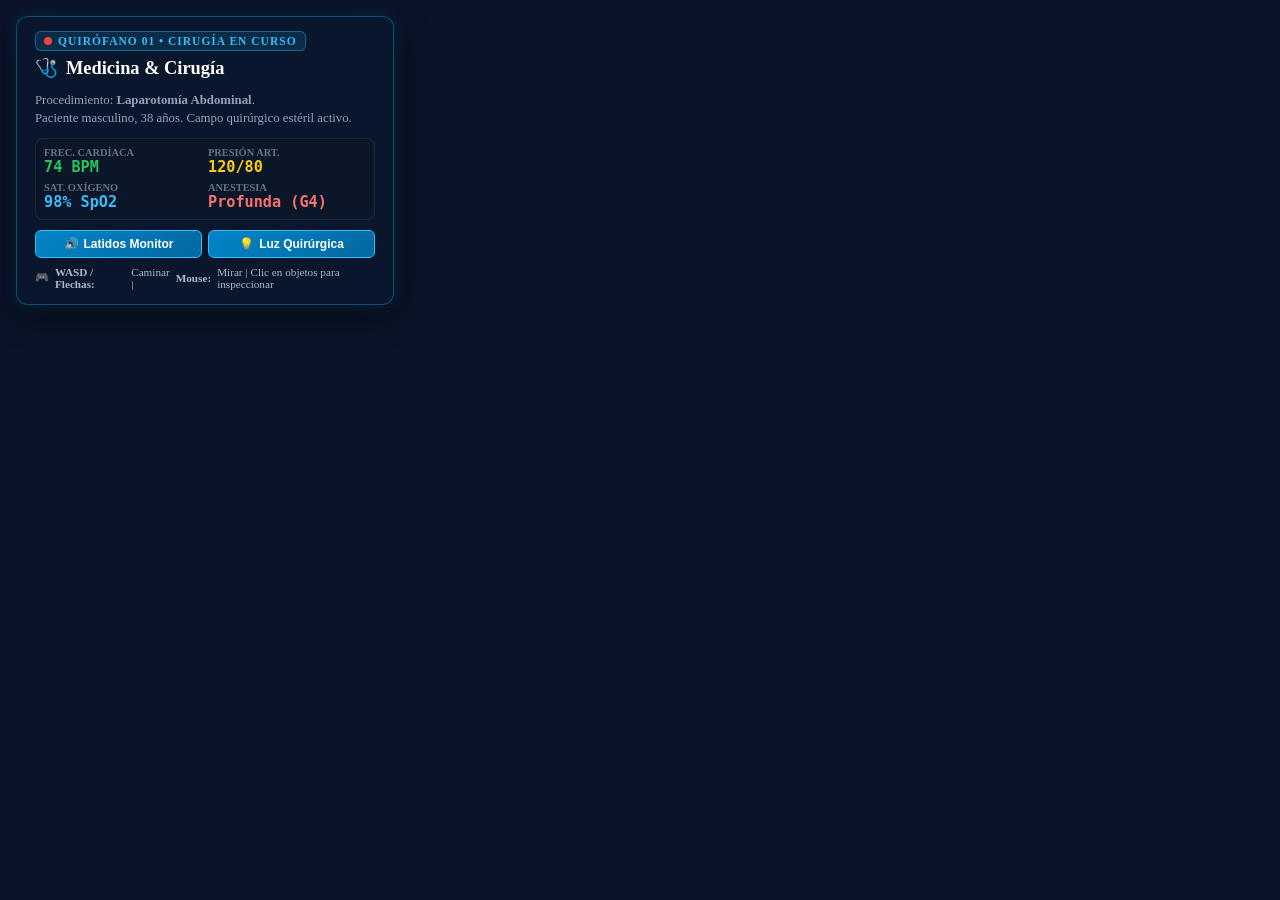
<file: tienda.html>
<!DOCTYPE html>
<html lang="es">
<head>
  <meta charset="UTF-8">
  <meta name="viewport" content="width=device-width, initial-scale=1.0">
  <title>Simulador de Medicina | Quirófano 3D - Vision Mind</title>
  <script src="https://aframe.io/releases/1.5.0/aframe.min.js"></script>
  <style>
    html, body {
      width: 100%;
      height: 100%;
      margin: 0;
      padding: 0;
      overflow: hidden;
      background: #0b1329;
      color: #f1f5f9;
      user-select: none;
    }

    a-scene {
      display: block;
      width: 100vw;
      height: 100vh;
      position: absolute;
      top: 0;
      left: 0;
      z-index: 1;
    }

    /* HUD Futurista Overlay */
    .hud-panel {
      position: absolute;
      top: 16px;
      left: 16px;
      z-index: 999;
      background: rgba(11, 23, 44, 0.88);
      backdrop-filter: blur(12px);
      border: 1px solid rgba(14, 165, 233, 0.4);
      border-radius: 12px;
      padding: 14px 18px;
      max-width: 340px;
      box-shadow: 0 8px 32px rgba(0, 0, 0, 0.5), 0 0 15px rgba(14, 165, 233, 0.2);
      pointer-events: auto;
    }

    .hud-badge {
      display: inline-flex;
      align-items: center;
      gap: 6px;
      background: rgba(14, 165, 233, 0.15);
      border: 1px solid rgba(14, 165, 233, 0.5);
      color: #38bdf8;
      font-size: 0.72rem;
      font-weight: 700;
      text-transform: uppercase;
      letter-spacing: 1px;
      padding: 3px 8px;
      border-radius: 6px;
      margin-bottom: 6px;
    }

    .pulse-dot {
      width: 8px;
      height: 8px;
      background: #ef4444;
      border-radius: 50%;
      animation: pulse 1.2s infinite;
    }
    @keyframes pulse {
      0% { transform: scale(0.9); opacity: 0.7; }
      50% { transform: scale(1.3); opacity: 1; box-shadow: 0 0 8px #ef4444; }
      100% { transform: scale(0.9); opacity: 0.7; }
    }

    .hud-title {
      font-size: 1.15rem;
      font-weight: 800;
      color: #ffffff;
      margin-bottom: 4px;
      display: flex;
      align-items: center;
      gap: 8px;
    }

    .hud-desc {
      font-size: 0.8rem;
      color: #94a3b8;
      line-height: 1.4;
      margin-bottom: 10px;
    }

    .vitals-grid {
      display: grid;
      grid-template-columns: 1fr 1fr;
      gap: 6px;
      margin-bottom: 10px;
      background: rgba(15, 23, 42, 0.7);
      padding: 8px;
      border-radius: 8px;
      border: 1px solid rgba(255, 255, 255, 0.08);
    }

    .vital-item {
      display: flex;
      flex-direction: column;
    }
    .vital-lbl {
      font-size: 0.65rem;
      color: #64748b;
      text-transform: uppercase;
      font-weight: 600;
    }
    .vital-val {
      font-size: 0.95rem;
      font-weight: 700;
      font-family: monospace;
    }
    .val-green { color: #22c55e; }
    .val-cyan { color: #38bdf8; }
    .val-yellow { color: #facc15; }
    .val-red { color: #f87171; }

    .hud-controls {
      display: flex;
      gap: 6px;
      margin-bottom: 8px;
    }

    .btn-action {
      flex: 1;
      padding: 6px 10px;
      background: linear-gradient(135deg, #0284c7, #0369a1);
      border: 1px solid #38bdf8;
      color: white;
      font-size: 0.75rem;
      font-weight: 600;
      border-radius: 6px;
      cursor: pointer;
      display: flex;
      align-items: center;
      justify-content: center;
      gap: 5px;
      transition: all 0.2s ease;
    }
    .btn-action:hover {
      background: linear-gradient(135deg, #0369a1, #0284c7);
      box-shadow: 0 0 10px rgba(56, 189, 248, 0.4);
      transform: translateY(-1px);
    }

    .instructions-tag {
      font-size: 0.7rem;
      color: #cbd5e1;
      display: flex;
      align-items: center;
      gap: 6px;
      opacity: 0.85;
    }

    /* Notificación de interacción */
    #notif-box {
      position: absolute;
      bottom: 24px;
      left: 50%;
      transform: translateX(-50%);
      background: rgba(15, 23, 42, 0.95);
      border: 1px solid #38bdf8;
      padding: 8px 18px;
      border-radius: 30px;
      font-size: 0.85rem;
      color: #38bdf8;
      box-shadow: 0 4px 20px rgba(0,0,0,0.6);
      opacity: 0;
      transition: opacity 0.3s ease;
      pointer-events: none;
      z-index: 1000;
      text-align: center;
    }
  </style>
</head>
<body>

  <!-- Panel HUD Flotante -->
  <div class="hud-panel">
    <div class="hud-badge">
      <span class="pulse-dot"></span> QUIRÓFANO 01 &bull; CIRUGÍA EN CURSO
    </div>
    <div class="hud-title">
      <span>🩺</span> Medicina &amp; Cirugía
    </div>
    <p class="hud-desc">
      Procedimiento: <strong>Laparotomía Abdominal</strong>.<br>
      Paciente masculino, 38 años. Campo quirúrgico estéril activo.
    </p>

    <!-- Monitor de signos vitales en mini-HUD -->
    <div class="vitals-grid">
      <div class="vital-item">
        <span class="vital-lbl">Frec. Cardíaca</span>
        <span class="vital-val val-green" id="hud-hr">74 BPM</span>
      </div>
      <div class="vital-item">
        <span class="vital-lbl">Presión Art.</span>
        <span class="vital-val val-yellow" id="hud-bp">120/80</span>
      </div>
      <div class="vital-item">
        <span class="vital-lbl">Sat. Oxígeno</span>
        <span class="vital-val val-cyan" id="hud-spo2">98% SpO2</span>
      </div>
      <div class="vital-item">
        <span class="vital-lbl">Anestesia</span>
        <span class="vital-val val-red">Profunda (G4)</span>
      </div>
    </div>

    <div class="hud-controls">
      <button class="btn-action" onclick="toggleAudioHeartbeat()">
        <span id="audio-icon">🔊</span> Latidos Monitor
      </button>
      <button class="btn-action" onclick="toggleSurgicalLamp()">
        <span>💡</span> Luz Quirúrgica
      </button>
    </div>

    <div class="instructions-tag">
      <span>🎮</span> <strong>WASD / Flechas:</strong> Caminar | <strong>Mouse:</strong> Mirar | Clic en objetos para inspeccionar
    </div>
  </div>

  <div id="notif-box">Instrumento seleccionado</div>

  <!-- ESCENA VR A-FRAME -->
  <a-scene embedded vr-mode-ui="enabled: true">

    <!-- CÁMARA CON CURSOR INTERACTIVO -->
    <a-entity position="0 1.6 4">
      <a-camera look-controls="pointerLockEnabled: false" wasd-controls="acceleration: 20">
        <a-cursor
          id="cursor"
          color="#38bdf8"
          fuse="false"
          raycaster="objects: .interactivo">
        </a-cursor>
      </a-camera>
    </a-entity>

    <!-- ILUMINACIÓN AMBIENTAL Y QUIRÚRGICA -->
    <a-light type="ambient" color="#93c5fd" intensity="0.5"></a-light>
    
    <!-- LUZ CONCENTRADA DE LÁMPARA CIALÍTICA HACIA EL PACIENTE -->
    <a-light
      id="scialytic-light"
      type="spot"
      position="0 4.2 0"
      target="#paciente-target"
      color="#ffffff"
      intensity="2.8"
      angle="45"
      penumbra="0.2">
    </a-light>
    
    <a-light type="point" position="-4 3.5 3" color="#38bdf8" intensity="0.4"></a-light>
    <a-light type="point" position="4 3.5 -3" color="#22c55e" intensity="0.3"></a-light>

    <!-- ========================================== -->
    <!-- ESTRUCTURA DEL QUIRÓFANO (HABITACIÓN ESTÉRIL) -->
    <!-- ========================================== -->

    <!-- Piso de vinilo sanitario hospitalario -->
    <a-plane
      rotation="-90 0 0"
      width="18"
      height="18"
      color="#1e293b"
      roughness="0.3"
      metalness="0.2">
    </a-plane>

    <!-- Pared Frontal con Franja Sanitaria -->
    <a-box position="0 3 -8" width="18" height="6" depth="0.3" color="#f8fafc"></a-box>
    <a-box position="0 1.5 -7.8" width="18" height="0.4" depth="0.2" color="#0284c7"></a-box>

    <!-- Pared Trasera -->
    <a-box position="0 3 8" width="18" height="6" depth="0.3" color="#e2e8f0"></a-box>

    <!-- Pared Izquierda -->
    <a-box position="-9 3 0" width="0.3" height="6" depth="18" color="#f1f5f9"></a-box>
    <a-box position="-8.8 1.5 0" width="0.2" height="0.4" depth="18" color="#0284c7"></a-box>

    <!-- Pared Derecha -->
    <a-box position="9 3 0" width="0.3" height="6" depth="18" color="#f1f5f9"></a-box>
    <a-box position="8.8 1.5 0" width="0.2" height="0.4" depth="18" color="#0284c7"></a-box>

    <!-- Techo con rejillas de flujo laminar -->
    <a-box position="0 6 0" width="18" height="0.3" depth="18" color="#cbd5e1"></a-box>
    <a-box position="0 5.8 0" width="4" height="0.1" depth="4" color="#94a3b8"></a-box>

    <!-- Puerta corrediza de Quirófano al fondo -->
    <a-box position="5 2.2 -7.8" width="3" height="4.4" depth="0.1" color="#475569"></a-box>
    <a-cylinder position="5 2.8 -7.7" radius="0.4" height="0.12" rotation="90 0 0" color="#38bdf8" opacity="0.8"></a-cylinder>
    <!-- Cartel luminoso de Quirófano -->
    <a-box position="5 4.6 -7.7" width="2.4" height="0.5" depth="0.1" color="#991b1b"></a-box>
    <a-text value="QUIROFANO 01 - EN CURSO" position="3.9 4.6 -7.6" scale="0.6 0.6 0.6" color="#ffffff"></a-text>

    <!-- Reloj quirúrgico de cronometraje en pared -->
    <a-cylinder position="0 4.8 -7.8" radius="0.5" height="0.1" rotation="90 0 0" color="#0f172a"></a-cylinder>
    <a-cylinder position="0 4.8 -7.74" radius="0.42" height="0.05" rotation="90 0 0" color="#ffffff"></a-cylinder>
    <a-text value="14:32:05" position="-0.32 4.8 -7.7" scale="0.5 0.5 0.5" color="#0f172a"></a-text>

    <!-- Negatoscopio de pared (Pantalla de Rayos X / TAC) -->
    <a-box position="-4.5 3.2 -7.8" width="2.6" height="1.8" depth="0.1" color="#0284c7" class="interactivo" onclick="mostrarNotif('Radiografía de tórax y TAC abdominal: Localización de lesión identificada.')"></a-box>
    <a-box position="-4.5 3.2 -7.72" width="2.4" height="1.6" depth="0.05" color="#0f172a"></a-box>
    <!-- Silueta de costillas y columna simulada en el negatoscopio -->
    <a-cylinder position="-4.5 3.2 -7.68" radius="0.08" height="1.2" color="#e2e8f0"></a-cylinder>
    <a-box position="-4.5 3.4 -7.68" width="0.9" height="0.05" depth="0.02" color="#94a3b8"></a-box>
    <a-box position="-4.5 3.1 -7.68" width="1.1" height="0.05" depth="0.02" color="#94a3b8"></a-box>
    <a-box position="-4.5 2.8 -7.68" width="0.8" height="0.05" depth="0.02" color="#94a3b8"></a-box>
    <a-text value="TAC PACIENTE #3812" position="-5.5 2.2 -7.7" scale="0.5 0.5 0.5" color="#38bdf8"></a-text>

    <!-- ========================================== -->
    <!-- MESA QUIRÚRGICA, PACIENTE Y CAMPO OPERATORIO -->
    <!-- ========================================== -->
    <a-entity id="mesa-operaciones" position="0 0 0">
      
      <!-- Base hidráulica y columna de elevación -->
      <a-cylinder position="0 0.45 0" radius="0.35" height="0.9" color="#64748b" metalness="0.8"></a-cylinder>
      <a-box position="0 0.05 0" width="1.2" height="0.1" depth="0.9" color="#334155"></a-box>

      <!-- Tablero acolchado de la mesa de operaciones -->
      <a-box position="0 0.95 0" width="1.1" height="0.15" depth="2.3" color="#1e293b"></a-box>
      <a-box position="0 1.05 0" width="0.95" height="0.08" depth="2.1" color="#0f172a"></a-box>

      <!-- Target invisible para enfocar la lámpara -->
      <a-entity id="paciente-target" position="0 1.2 0"></a-entity>

      <!-- PACIENTE EN LA MESA -->
      <!-- Cabeza con gorro quirúrgico -->
      <a-sphere position="0 1.25 -0.8" radius="0.18" color="#fbcfe8"></a-sphere>
      <a-sphere position="0 1.3 -0.82" radius="0.19" color="#38bdf8" theta-start="0" theta-length="90"></a-sphere>
      <!-- Mascarilla de oxígeno y tubo -->
      <a-cone position="0 1.25 -0.65" radius-bottom="0.08" radius-top="0.02" height="0.1" rotation="90 0 0" color="#cbd5e1" opacity="0.85"></a-cone>
      <a-cylinder position="0.1 1.25 -0.65" radius="0.015" height="1.2" rotation="45 60 0" color="#67e8f9"></a-cylinder>

      <!-- Cuerpo cubierto por campo quirúrgico azul/turquesa estéril -->
      <a-box position="0 1.18 0.1" width="0.85" height="0.22" depth="1.5" color="#0284c7"></a-box>
      <a-cylinder position="0 1.28 0.1" radius="0.4" height="1.5" rotation="90 0 0" color="#0284c7"></a-cylinder>

      <!-- ZONA DE LA CIRUGÍA (CAMPO FENESTRADO / INCISIÓN) -->
      <!-- Marco de compresas estériles blancas -->
      <a-box position="0 1.4 0" width="0.42" height="0.04" depth="0.5" color="#f8fafc"></a-box>
      <!-- Abertura quirúrgica e incisión abdominal -->
      <a-box position="0 1.41 0" width="0.22" height="0.04" depth="0.28" color="#fbcfe8"></a-box>
      <a-box position="0 1.43 0" width="0.04" height="0.03" depth="0.18" color="#b91c1c"></a-box>
      <!-- Separadores quirúrgicos metálicos -->
      <a-cylinder position="-0.12 1.43 0" radius="0.008" height="0.15" rotation="0 0 90" color="#e2e8f0" metalness="0.9"></a-cylinder>
      <a-cylinder position="0.12 1.43 0" radius="0.008" height="0.15" rotation="0 0 90" color="#e2e8f0" metalness="0.9"></a-cylinder>

      <!-- Brazos extendidos a los lados sobre soportes de infusión -->
      <a-box position="-0.65 1.15 -0.2" width="0.4" height="0.05" depth="0.8" color="#334155"></a-box>
      <a-cylinder position="-0.6 1.2 -0.2" radius="0.06" height="0.75" rotation="90 0 0" color="#fbcfe8"></a-cylinder>
      <!-- Vía venosa intravenosa en brazo -->
      <a-sphere position="-0.6 1.25 -0.1" radius="0.02" color="#0284c7"></a-sphere>

      <!-- Etiqueta flotante médica -->
      <a-text
        value="CAMPO QUIRURGICO ESTERIL"
        position="-0.8 1.8 0"
        scale="0.45 0.45 0.45"
        color="#38bdf8"
        class="interactivo"
        onclick="mostrarNotif('Área quirúrgica activa: Incisión guiada por laparoscopia.')">
      </a-text>
    </a-entity>

    <!-- ========================================== -->
    <!-- EQUIPO QUIRÚRGICO (MÉDICOS CIRUJANOS) -->
    <!-- ========================================== -->

    <!-- CIRUJANO PRINCIPAL (A la derecha del paciente) -->
    <a-entity position="0.95 0 0" rotation="0 -90 0">
      <!-- Cuerpo con bata quirúrgica estéril azul -->
      <a-cylinder position="0 1.05 0" radius="0.28" height="1.3" color="#0284c7"></a-cylinder>
      <!-- Cabeza con gorro quirúrgico y tapabocas -->
      <a-sphere position="0 1.85 0" radius="0.18" color="#fbcfe8"></a-sphere>
      <a-sphere position="0 1.9 0" radius="0.19" color="#0284c7" theta-start="0" theta-length="90"></a-sphere>
      <a-box position="0 1.82 0.16" width="0.18" height="0.08" depth="0.06" color="#f8fafc"></a-box>
      <!-- Brazos con guantes hacia la incisión sosteniendo instrumental -->
      <a-cylinder position="-0.15 1.45 0.35" radius="0.06" height="0.5" rotation="60 20 0" color="#0284c7"></a-cylinder>
      <a-sphere position="-0.18 1.35 0.6" radius="0.07" color="#f8fafc"></a-sphere> <!-- Guante látex -->
      <!-- Bisturí / Pinza en mano -->
      <a-cylinder position="-0.18 1.38 0.68" radius="0.008" height="0.18" rotation="80 0 0" color="#cbd5e1" metalness="0.9"></a-cylinder>

      <a-text value="Cirujano Principal" position="-0.5 2.2 0" scale="0.4 0.4 0.4" color="#ffffff"></a-text>
    </a-entity>

    <!-- CIRUJANA ASISTENTE (A la izquierda del paciente) -->
    <a-entity position="-0.95 0 0" rotation="0 90 0">
      <a-cylinder position="0 1.02 0" radius="0.26" height="1.25" color="#0284c7"></a-cylinder>
      <a-sphere position="0 1.8 0" radius="0.17" color="#fbcfe8"></a-sphere>
      <a-sphere position="0 1.85 0" radius="0.18" color="#0284c7" theta-start="0" theta-length="90"></a-sphere>
      <a-box position="0 1.77 0.15" width="0.17" height="0.08" depth="0.05" color="#f8fafc"></a-box>
      <!-- Brazos con guantes asistiendo con el separador -->
      <a-cylinder position="0.12 1.42 0.35" radius="0.06" height="0.48" rotation="60 -20 0" color="#0284c7"></a-cylinder>
      <a-sphere position="0.16 1.32 0.58" radius="0.07" color="#f8fafc"></a-sphere>
      <a-text value="Primer Ayudante" position="-0.45 2.15 0" scale="0.4 0.4 0.4" color="#ffffff"></a-text>
    </a-entity>

    <!-- ANESTESIÓLOGO (A la cabecera del paciente) -->
    <a-entity position="0 0 -1.6" rotation="0 0 0">
      <a-cylinder position="0 1.05 0" radius="0.27" height="1.3" color="#0369a1"></a-cylinder>
      <a-sphere position="0 1.85 0" radius="0.18" color="#fbcfe8"></a-sphere>
      <a-sphere position="0 1.9 0" radius="0.19" color="#0369a1" theta-start="0" theta-length="90"></a-sphere>
      <a-box position="0 1.82 0.16" width="0.18" height="0.08" depth="0.05" color="#f8fafc"></a-box>
      <a-text value="Anestesiologo" position="-0.4 2.2 0" scale="0.4 0.4 0.4" color="#38bdf8"></a-text>
    </a-entity>

    <!-- ========================================== -->
    <!-- LÁMPARAS QUIRÚRGICAS CIALÍTICAS DE TECHO -->
    <!-- ========================================== -->
    <a-entity id="scialytic-fixture" position="0 5.8 0">
      <!-- Soporte de anclaje de techo -->
      <a-cylinder position="0 -0.1 0" radius="0.4" height="0.2" color="#64748b"></a-cylinder>
      
      <!-- Brazo articulado doble -->
      <a-cylinder position="0 -0.6 0" radius="0.06" height="1.1" color="#cbd5e1" metalness="0.8"></a-cylinder>
      <a-sphere position="0 -1.15 0" radius="0.12" color="#475569"></a-sphere>
      
      <!-- Brazo horizontal hacia la lámpara principal -->
      <a-cylinder position="0.5 -1.25 0.2" radius="0.04" height="1.2" rotation="45 90 0" color="#cbd5e1"></a-cylinder>

      <!-- LÁMPARA 1: Gran Cúpula Quirúrgica -->
      <a-entity position="0.9 -1.6 0.3" rotation="25 -20 0">
        <!-- Disco cúpula exterior -->
        <a-cylinder radius="0.65" height="0.12" color="#e2e8f0" metalness="0.5"></a-cylinder>
        <a-cylinder position="0 -0.06 0" radius="0.58" height="0.04" color="#ffffff" emissive="#38bdf8" emissiveIntensity="0.8"></a-cylinder>
        <!-- Mango estéril central para orientar la lámpara -->
        <a-cylinder position="0 -0.2 0" radius="0.03" height="0.25" color="#0284c7"></a-cylinder>
        <!-- Puntos LED satelitales -->
        <a-sphere position="0.3 -0.07 0" radius="0.08" color="#ffffff"></a-sphere>
        <a-sphere position="-0.3 -0.07 0" radius="0.08" color="#ffffff"></a-sphere>
        <a-sphere position="0 -0.07 0.3" radius="0.08" color="#ffffff"></a-sphere>
        <a-sphere position="0 -0.07 -0.3" radius="0.08" color="#ffffff"></a-sphere>
      </a-entity>

      <!-- LÁMPARA 2: Cúpula Satélite Secundaria -->
      <a-entity position="-0.8 -1.7 -0.3" rotation="-20 30 0">
        <a-cylinder radius="0.5" height="0.1" color="#e2e8f0"></a-cylinder>
        <a-cylinder position="0 -0.05 0" radius="0.44" height="0.03" color="#ffffff" emissive="#ffffff" emissiveIntensity="0.7"></a-cylinder>
        <a-cylinder position="0 -0.16 0" radius="0.025" height="0.2" color="#0284c7"></a-cylinder>
      </a-entity>
    </a-entity>

    <!-- ========================================== -->
    <!-- MONITOR DE SIGNOS VITALES MULTIPARÁMETRO -->
    <!-- ========================================== -->
    <a-entity position="-1.8 0 -0.5" rotation="0 55 0">
      <!-- Carro rodante médico -->
      <a-cylinder position="0 0.8 0" radius="0.05" height="1.6" color="#64748b"></a-cylinder>
      <a-box position="0 0.08 0" width="0.7" height="0.1" depth="0.7" color="#334155"></a-box>
      <a-sphere position="-0.28 0.05 -0.28" radius="0.05" color="#0f172a"></a-sphere>
      <a-sphere position="0.28 0.05 -0.28" radius="0.05" color="#0f172a"></a-sphere>
      <a-sphere position="-0.28 0.05 0.28" radius="0.05" color="#0f172a"></a-sphere>
      <a-sphere position="0.28 0.05 0.28" radius="0.05" color="#0f172a"></a-sphere>

      <!-- Chasis del monitor de alta definición -->
      <a-box position="0 1.7 0" width="1.1" height="0.8" depth="0.2" color="#0f172a"></a-box>
      <!-- Pantalla activa con trazados -->
      <a-plane position="0 1.7 0.11" width="1.0" height="0.7" color="#020617" class="interactivo" onclick="mostrarNotif('Monitor Vital: Ritmo sinusal normal a 74 BPM. Oxigenación al 98%.')"></a-plane>

      <!-- ECG Trazado y Métricas renderizadas -->
      <a-text value="ECG: 74 BPM [NORMAL]" position="-0.46 1.95 0.13" scale="0.32 0.32 0.32" color="#22c55e"></a-text>
      <!-- Línea simulada de ECG con segmentos -->
      <a-box position="-0.3 1.82 0.13" width="0.2" height="0.015" depth="0.01" color="#22c55e"></a-box>
      <a-box position="-0.15 1.86 0.13" width="0.05" height="0.09" depth="0.01" color="#22c55e"></a-box>
      <a-box position="-0.08 1.80 0.13" width="0.05" height="0.06" depth="0.01" color="#22c55e"></a-box>
      <a-box position="0.1 1.82 0.13" width="0.25" height="0.015" depth="0.01" color="#22c55e"></a-box>

      <a-text value="SpO2: 98%  PI: 4.2" position="-0.46 1.68 0.13" scale="0.32 0.32 0.32" color="#38bdf8"></a-text>
      <a-text value="NIBP: 120/80 (93)" position="-0.46 1.52 0.13" scale="0.32 0.32 0.32" color="#facc15"></a-text>
      <a-text value="RESP: 16 RPM | T: 36.8C" position="-0.46 1.38 0.13" scale="0.28 0.28 0.28" color="#f87171"></a-text>

      <a-text value="CLIC PARA INSPECCIONAR" position="-0.45 1.25 0.13" scale="0.22 0.22 0.22" color="#94a3b8"></a-text>
    </a-entity>

    <!-- ========================================== -->
    <!-- MÁQUINA DE ANESTESIA Y RESPIRADOR -->
    <!-- ========================================== -->
    <a-entity position="-1.7 0 -2.2" rotation="0 40 0">
      <!-- Estructura de la estación de anestesia -->
      <a-box position="0 1.0 0" width="1.1" height="1.8" depth="0.8" color="#334155"></a-box>
      <a-box position="0 1.3 0.41" width="0.9" height="0.6" depth="0.05" color="#0f172a"></a-box>
      <a-text value="ESTACION DE ANESTESIA" position="-0.42 1.45 0.45" scale="0.28 0.28 0.28" color="#38bdf8"></a-text>
      <a-text value="O2: 2.0 L/min | Sevoflurano 2.1%" position="-0.42 1.3 0.45" scale="0.24 0.24 0.24" color="#ffffff"></a-text>

      <!-- Vaporizadores de anestesia (Sevoflurano amarillo, Isoflurano morado) -->
      <a-cylinder position="-0.25 0.8 0.45" radius="0.09" height="0.3" color="#eab308"></a-cylinder>
      <a-cylinder position="0.0 0.8 0.45" radius="0.09" height="0.3" color="#a855f7"></a-cylinder>
      <a-cylinder position="0.25 0.8 0.45" radius="0.09" height="0.3" color="#38bdf8"></a-cylinder>

      <!-- Cilindros de reserva médica posteriores -->
      <a-cylinder position="-0.3 0.9 -0.45" radius="0.12" height="1.4" color="#22c55e"></a-cylinder> <!-- O2 Verde -->
      <a-cylinder position="0.3 0.9 -0.45" radius="0.12" height="1.4" color="#0284c7"></a-cylinder> <!-- N2O Azul -->

      <!-- Tubos corrugados respiratorios hacia el paciente -->
      <a-cylinder position="0.5 0.9 0.4" radius="0.025" height="1.4" rotation="45 80 0" color="#e2e8f0"></a-cylinder>
    </a-entity>

    <!-- ========================================== -->
    <!-- MESA DE MAYO CON INSTRUMENTAL QUIRÚRGICO -->
    <!-- ========================================== -->
    <a-entity position="1.6 0 -0.3" rotation="0 -35 0">
      <!-- Soporte en T regulable cromado -->
      <a-cylinder position="0 0.6 0" radius="0.04" height="1.2" color="#cbd5e1" metalness="0.9"></a-cylinder>
      <a-box position="0 0.05 0" width="0.6" height="0.06" depth="0.5" color="#475569"></a-box>

      <!-- Bandeja de acero inoxidable pulido -->
      <a-box position="0 1.25 0" width="0.75" height="0.04" depth="0.95" color="#cbd5e1" metalness="0.9" class="interactivo" onclick="mostrarNotif('Bandeja de Mayo: Bisturí #10, Pinzas Kelly, Separadores y Portaagujas estériles.')"></a-box>
      <a-box position="0 1.28 0" width="0.7" height="0.02" depth="0.9" color="#0284c7"></a-box> <!-- Paño estéril azul -->

      <!-- INSTRUMENTAL QUIRÚRGICO SOBRE LA MESA -->
      <!-- Bisturí quirúrgico -->
      <a-cylinder position="-0.2 1.3 -0.2" radius="0.012" height="0.22" rotation="90 0 0" color="#f8fafc" metalness="0.9"></a-cylinder>
      <!-- Pinzas hemostáticas (Kelly / Kocher) -->
      <a-cylinder position="-0.1 1.3 -0.2" radius="0.01" height="0.24" rotation="90 10 0" color="#cbd5e1" metalness="0.9"></a-cylinder>
      <a-cylinder position="0.0 1.3 -0.2" radius="0.01" height="0.24" rotation="90 -10 0" color="#cbd5e1" metalness="0.9"></a-cylinder>
      <!-- Tijeras quirúrgicas Metzenbaum -->
      <a-cylinder position="0.1 1.3 -0.2" radius="0.01" height="0.22" rotation="90 15 0" color="#cbd5e1" metalness="0.9"></a-cylinder>
      <!-- Paquete de gasas estériles -->
      <a-box position="0.2 1.32 0.15" width="0.18" height="0.05" depth="0.22" color="#ffffff"></a-box>
      <!-- Agujas y portaagujas para sutura -->
      <a-ring position="-0.2 1.31 0.15" radius-inner="0.03" radius-outer="0.04" rotation="90 0 0" color="#cbd5e1"></a-ring>

      <a-text value="MESA DE MAYO" position="-0.3 1.45 0" scale="0.32 0.32 0.32" color="#ffffff"></a-text>
    </a-entity>

    <!-- ========================================== -->
    <!-- ATRIL DE SUERO INTRAVENOSO (SOPORTE IV) -->
    <!-- ========================================== -->
    <a-entity position="-1.2 0 1.2">
      <!-- Poste de acero telescópico con ruedas -->
      <a-cylinder position="0 1.1 0" radius="0.025" height="2.2" color="#cbd5e1" metalness="0.9"></a-cylinder>
      <a-box position="0 0.05 0" width="0.5" height="0.05" depth="0.5" color="#475569"></a-box>
      
      <!-- Ganchos superiores -->
      <a-cylinder position="0 2.15 0" radius="0.015" height="0.4" rotation="0 0 90" color="#94a3b8"></a-cylinder>

      <!-- Bolsas de infusión IV (Solución Salina y Ringer Lactato) -->
      <a-box position="-0.15 1.95 0" width="0.14" height="0.3" depth="0.05" color="#e0f2fe" opacity="0.85" class="interactivo" onclick="mostrarNotif('Solución Salina 0.9% conectada. Goteo constante: 80 ml/h.')"></a-box>
      <a-box position="0.15 1.95 0" width="0.14" height="0.3" depth="0.05" color="#dcfce7" opacity="0.85"></a-box>
      <!-- Vía de infusión que baja -->
      <a-cylinder position="-0.15 1.6 0" radius="0.008" height="0.4" color="#ffffff" opacity="0.7"></a-cylinder>
      <a-text value="SUERO IV" position="-0.2 2.25 0" scale="0.3 0.3 0.3" color="#38bdf8"></a-text>
    </a-entity>

    <!-- ========================================== -->
    <!-- CANECA ROJA DE RIESGO BIOLÓGICO -->
    <!-- ========================================== -->
    <a-entity position="2.8 0 1.8" class="interactivo" onclick="mostrarNotif('Contenedor Rojo: Desecho seguro de material biológico y gasas.')">
      <a-cylinder position="0 0.4 0" radius="0.25" height="0.8" color="#dc2626"></a-cylinder>
      <a-cylinder position="0 0.82 0" radius="0.27" height="0.06" color="#991b1b"></a-cylinder>
      <a-box position="0 0.08 0.28" width="0.12" height="0.05" depth="0.15" color="#475569"></a-box> <!-- Pedal -->
      <a-text value="BIO-RIESGO" position="-0.25 0.5 0.26" scale="0.25 0.25 0.25" color="#ffffff"></a-text>
    </a-entity>

    <!-- ASPIRADOR QUIRÚRGICO CON TUBOS -->
    <a-entity position="2.2 0 -2.0">
      <a-box position="0 0.45 0" width="0.4" height="0.9" depth="0.4" color="#475569"></a-box>
      <a-cylinder position="0 0.7 0.15" radius="0.12" height="0.45" color="#e0f2fe" opacity="0.7"></a-cylinder>
      <a-text value="ASPIRADOR" position="-0.22 0.95 0" scale="0.25 0.25 0.25" color="#38bdf8"></a-text>
    </a-entity>

  </a-scene>

  <script>
    // Sintetizador Web Audio API para simular el Beep-Beep del monitor cardíaco
    let audioCtx = null;
    let heartbeatInterval = null;
    let isHeartbeatOn = false;
    let lampOn = true;

    function initAudio() {
      if (!audioCtx) {
        audioCtx = new (window.AudioContext || window.webkitAudioContext)();
      }
    }

    function playBeep(freq = 880, duration = 0.08) {
      if (!audioCtx) return;
      try {
        const osc = audioCtx.createOscillator();
        const gain = audioCtx.createGain();
        osc.type = 'sine';
        osc.frequency.setValueAtTime(freq, audioCtx.currentTime);
        gain.gain.setValueAtTime(0.08, audioCtx.currentTime);
        gain.gain.exponentialRampToValueAtTime(0.0001, audioCtx.currentTime + duration);
        osc.connect(gain);
        gain.connect(audioCtx.destination);
        osc.start();
        osc.stop(audioCtx.currentTime + duration);
      } catch (e) {
        console.warn(e);
      }
    }

    function toggleAudioHeartbeat() {
      initAudio();
      isHeartbeatOn = !isHeartbeatOn;
      const icon = document.getElementById('audio-icon');

      if (isHeartbeatOn) {
        icon.innerText = '🔊';
        mostrarNotif('Latidos de monitor cardíaco ACTIVADOS.');
        heartbeatInterval = setInterval(() => {
          playBeep(920, 0.09);
        }, 810); // ~74 BPM
      } else {
        icon.innerText = '🔈';
        clearInterval(heartbeatInterval);
        mostrarNotif('Latidos de monitor silenciados.');
      }
    }

    function toggleSurgicalLamp() {
      lampOn = !lampOn;
      const lamp = document.getElementById('scialytic-light');
      if (lamp) {
        lamp.setAttribute('intensity', lampOn ? '2.8' : '0.4');
        mostrarNotif(lampOn ? 'Lámpara Quirúrgica a 100% de potencia.' : 'Lámpara Quirúrgica atenuada.');
      }
    }

    function mostrarNotif(texto) {
      const box = document.getElementById('notif-box');
      box.innerText = texto;
      box.style.opacity = '1';
      clearTimeout(window.notifTimeout);
      window.notifTimeout = setTimeout(() => {
        box.style.opacity = '0';
      }, 3500);
    }

    // Variación aleatoria realista de signos vitales
    setInterval(() => {
      const hrEl = document.getElementById('hud-hr');
      if (hrEl) {
        const newHR = 72 + Math.floor(Math.random() * 5);
        hrEl.innerText = newHR + ' BPM';
      }
    }, 4000);
  </script>
</body>
</html>
</file>
<file: style.css>
/* ==========================================================================
   VISION MIND - MODERN FUTURISTIC MAIN STYLESHEET
   Paleta: Verde Aguamarina (#00f5d4), Azulito Clarito (#38bdf8), 
           Blanco Puro (#ffffff), Rojito Neón (#ff4b6e)
   ========================================================================== */

@import url('https://fonts.googleapis.com/css2?family=Orbitron:wght@400;600;700;900&family=Rajdhani:wght@400;500;600;700&display=swap');

:root {
  /* Paleta requerida */
  --aguamarina: #00f5d4;
  --aguamarina-glow: rgba(0, 245, 212, 0.4);
  --aguamarina-subtle: rgba(0, 245, 212, 0.12);

  --azul-clarito: #38bdf8;
  --azul-glow: rgba(56, 189, 248, 0.4);
  --azul-subtle: rgba(56, 189, 248, 0.12);

  --blanco: #ffffff;
  --blanco-trans: rgba(255, 255, 255, 0.88);
  --blanco-dim: rgba(255, 255, 255, 0.6);

  --rojito: #ff4b6e;
  --rojito-glow: rgba(255, 75, 110, 0.4);

  /* Fondos Cyber-Dark */
  --bg-deep: #070c18;
  --bg-darker: #040810;
  --bg-surface: rgba(10, 20, 42, 0.75);
  --bg-card: rgba(12, 24, 52, 0.65);
  --border-card: rgba(56, 189, 248, 0.25);

  /* Tipografías */
  --font-cyber: 'Orbitron', -apple-system, sans-serif;
  --font-body: 'Rajdhani', -apple-system, sans-serif;

  --radius-sm: 8px;
  --radius-md: 14px;
  --radius-lg: 20px;
  --radius-full: 9999px;

  --transition-normal: 0.3s cubic-bezier(0.16, 1, 0.3, 1);
}

/* Reset y Base */
*, *::before, *::after {
  margin: 0;
  padding: 0;
  box-sizing: border-box;
}

html {
  scroll-behavior: smooth;
}

body {
  background-color: var(--bg-deep);
  color: var(--blanco-trans);
  font-family: var(--font-body);
  font-size: 1.05rem;
  line-height: 1.6;
  overflow-x: hidden;
  position: relative;
}

/* ==========================================================================
   1. BARRA DE NAVEGACIÓN Y CABECERA UNIFICADA
   ========================================================================== */
.main-header {
  position: sticky;
  top: 0;
  left: 0;
  width: 100%;
  z-index: 1000;
  background: rgba(7, 14, 28, 0.88);
  backdrop-filter: blur(18px);
  -webkit-backdrop-filter: blur(18px);
  border-bottom: 1px solid rgba(56, 189, 248, 0.2);
  box-shadow: 0 10px 30px rgba(0, 0, 0, 0.5);
  padding: 0.75rem 2rem;
  transition: var(--transition-normal);
}

.nav-container {
  max-width: 1350px;
  margin: 0 auto;
  display: flex;
  justify-content: space-between;
  align-items: center;
  gap: 1.5rem;
}

/* Identidad de Marca (Izquierda) */
.brand-link {
  display: flex;
  align-items: center;
  gap: 0.9rem;
  text-decoration: none;
  transition: var(--transition-normal);
}

.brand-link:hover {
  transform: translateY(-1px);
}

.logo-wrapper {
  position: relative;
  width: 48px;
  height: 48px;
  background: #ffffff;
  border-radius: 12px;
  padding: 2px;
  display: flex;
  align-items: center;
  justify-content: center;
  border: 1.5px solid var(--aguamarina);
  box-shadow: 0 0 15px var(--aguamarina-glow);
}

.header-logo {
  width: 100%;
  height: 100%;
  object-fit: contain;
}

.brand-text {
  display: flex;
  flex-direction: column;
}

.brand-name {
  font-family: var(--font-cyber);
  font-size: 1.25rem;
  font-weight: 800;
  letter-spacing: 2px;
  background: linear-gradient(135deg, var(--blanco) 20%, var(--aguamarina) 70%, var(--azul-clarito) 100%);
  -webkit-background-clip: text;
  -webkit-text-fill-color: transparent;
  text-shadow: 0 0 18px rgba(0, 245, 212, 0.25);
}

.brand-sub {
  font-family: var(--font-cyber);
  font-size: 0.65rem;
  font-weight: 600;
  letter-spacing: 1.5px;
  color: var(--azul-clarito);
}

/* Enlaces de Navegación (Centro) */
.nav-menu {
  display: flex;
  align-items: center;
  gap: 1.8rem;
}

.nav-link {
  color: var(--blanco-dim);
  text-decoration: none;
  font-family: var(--font-cyber);
  font-size: 0.82rem;
  font-weight: 600;
  letter-spacing: 1px;
  padding: 0.4rem 0.2rem;
  position: relative;
  transition: var(--transition-normal);
}

.nav-link::after {
  content: '';
  position: absolute;
  bottom: 0;
  left: 50%;
  width: 0%;
  height: 2px;
  background: var(--aguamarina);
  box-shadow: 0 0 8px var(--aguamarina);
  transition: var(--transition-normal);
  transform: translateX(-50%);
}

.nav-link:hover {
  color: var(--blanco);
}

.nav-link:hover::after,
.nav-link.active::after {
  width: 100%;
}

/* Botón CTA Iniciar Sesión (Derecha) */
.btn-login-cta {
  display: inline-flex;
  align-items: center;
  gap: 0.55rem;
  padding: 0.55rem 1.3rem;
  background: linear-gradient(135deg, var(--aguamarina) 0%, #00b4d8 100%);
  color: #070c18 !important;
  text-decoration: none;
  font-family: var(--font-cyber);
  font-size: 0.82rem;
  font-weight: 800;
  letter-spacing: 1.2px;
  border-radius: var(--radius-full);
  box-shadow: 0 0 18px var(--aguamarina-glow);
  transition: var(--transition-normal);
}

.btn-login-cta:hover {
  transform: translateY(-2px);
  background: #ffffff;
  box-shadow: 0 0 25px rgba(255, 255, 255, 0.7), 0 0 35px var(--aguamarina);
}

/* ==========================================================================
   2. SECCIÓN HERO FUTURISTA
   ========================================================================== */
.hero {
  position: relative;
  min-height: 75vh;
  display: flex;
  align-items: center;
  justify-content: center;
  text-align: center;
  padding: 5rem 1.5rem 4rem;
  background: 
    radial-gradient(ellipse at 50% 10%, rgba(0, 245, 212, 0.12) 0%, transparent 65%),
    radial-gradient(ellipse at 85% 60%, rgba(56, 189, 248, 0.1) 0%, transparent 55%),
    radial-gradient(ellipse at 15% 80%, rgba(255, 75, 110, 0.08) 0%, transparent 50%),
    linear-gradient(180deg, #070c18 0%, #0a152e 100%);
  overflow: hidden;
  border-bottom: 1px solid rgba(56, 189, 248, 0.2);
}

.hero-glow-blob {
  position: absolute;
  border-radius: 50%;
  filter: blur(80px);
  pointer-events: none;
  z-index: 1;
}

.blob-1 {
  width: 320px;
  height: 320px;
  background: rgba(0, 245, 212, 0.15);
  top: 10%;
  left: 20%;
}

.blob-2 {
  width: 350px;
  height: 350px;
  background: rgba(56, 189, 248, 0.15);
  bottom: 10%;
  right: 15%;
}

.hero-content {
  position: relative;
  z-index: 2;
  max-width: 950px;
  margin: 0 auto;
}

/* Badge Superior */
.hero-badge {
  display: inline-flex;
  align-items: center;
  gap: 0.6rem;
  padding: 0.45rem 1.1rem;
  background: rgba(0, 245, 212, 0.08);
  border: 1px solid rgba(0, 245, 212, 0.35);
  border-radius: var(--radius-full);
  color: var(--aguamarina);
  font-family: var(--font-cyber);
  font-size: 0.76rem;
  font-weight: 700;
  letter-spacing: 1.5px;
  margin-bottom: 1.75rem;
  box-shadow: 0 0 15px rgba(0, 245, 212, 0.15);
}

.badge-dot {
  width: 8px;
  height: 8px;
  background-color: var(--aguamarina);
  border-radius: 50%;
  box-shadow: 0 0 8px var(--aguamarina);
  animation: pulse-dot 1.8s infinite ease-in-out;
}

@keyframes pulse-dot {
  0%, 100% { opacity: 1; transform: scale(1); }
  50% { opacity: 0.4; transform: scale(0.75); }
}

/* Título y Texto Hero */
.hero-title {
  font-family: var(--font-cyber);
  font-size: 3rem;
  font-weight: 900;
  line-height: 1.18;
  letter-spacing: 2px;
  color: var(--blanco);
  margin-bottom: 1.4rem;
  text-transform: uppercase;
}

.text-gradient {
  background: linear-gradient(135deg, var(--aguamarina) 20%, var(--azul-clarito) 80%);
  -webkit-background-clip: text;
  -webkit-text-fill-color: transparent;
  text-shadow: 0 0 35px var(--aguamarina-glow);
}

.hero-desc {
  max-width: 780px;
  margin: 0 auto 2.2rem;
  color: var(--blanco-trans);
  font-size: 1.18rem;
  font-weight: 500;
  line-height: 1.65;
}

/* Botones de Acción Hero */
.hero-actions {
  display: flex;
  justify-content: center;
  align-items: center;
  gap: 1.2rem;
  margin-bottom: 2.8rem;
  flex-wrap: wrap;
}

.btn-hero-primary {
  display: inline-flex;
  align-items: center;
  gap: 0.6rem;
  padding: 0.85rem 1.8rem;
  background: linear-gradient(135deg, var(--aguamarina) 0%, #00b4d8 100%);
  color: #070c18;
  text-decoration: none;
  font-family: var(--font-cyber);
  font-size: 0.92rem;
  font-weight: 800;
  letter-spacing: 1.5px;
  border-radius: var(--radius-md);
  box-shadow: 0 4px 20px rgba(0, 245, 212, 0.4);
  transition: var(--transition-normal);
}

.btn-hero-primary:hover {
  transform: translateY(-3px);
  box-shadow: 0 8px 30px var(--aguamarina-glow);
  color: #040810;
}

.btn-hero-secondary {
  display: inline-flex;
  align-items: center;
  gap: 0.5rem;
  padding: 0.85rem 1.8rem;
  background: rgba(56, 189, 248, 0.08);
  border: 1px solid rgba(56, 189, 248, 0.4);
  color: var(--blanco);
  text-decoration: none;
  font-family: var(--font-cyber);
  font-size: 0.92rem;
  font-weight: 700;
  letter-spacing: 1.2px;
  border-radius: var(--radius-md);
  backdrop-filter: blur(10px);
  transition: var(--transition-normal);
}

.btn-hero-secondary:hover {
  background: rgba(56, 189, 248, 0.2);
  border-color: var(--aguamarina);
  color: var(--aguamarina);
  box-shadow: 0 0 20px var(--azul-glow);
  transform: translateY(-3px);
}

/* Chips / Etiquetas Destacadas */
.hero-features-chips {
  display: flex;
  justify-content: center;
  gap: 0.85rem;
  flex-wrap: wrap;
}

.chip {
  padding: 0.4rem 0.9rem;
  background: rgba(12, 24, 52, 0.7);
  border: 1px solid rgba(255, 255, 255, 0.1);
  border-radius: var(--radius-full);
  font-size: 0.88rem;
  font-weight: 600;
  color: var(--blanco-trans);
  backdrop-filter: blur(8px);
}

/* ==========================================================================
   3. SECCIÓN EXPERIENCIA VR, PESTAÑAS Y VISOR IFRAME
   ========================================================================== */
.vr-section {
  padding: 5rem 1.5rem 6rem;
  background: linear-gradient(180deg, #0a152e 0%, #070c18 100%);
  position: relative;
}

/* Encabezado Común de Secciones */
.section-header {
  text-align: center;
  max-width: 800px;
  margin: 0 auto 3rem;
}

.section-tag {
  display: inline-block;
  font-family: var(--font-cyber);
  font-size: 0.8rem;
  font-weight: 700;
  letter-spacing: 2px;
  color: var(--aguamarina);
  margin-bottom: 0.6rem;
}

.section-title {
  font-family: var(--font-cyber);
  font-size: 2.3rem;
  font-weight: 800;
  letter-spacing: 1.5px;
  color: var(--blanco);
  margin-bottom: 0.8rem;
}

.section-desc {
  color: var(--blanco-dim);
  font-size: 1.1rem;
}

/* Pestañas de Navegación 3D */
.tabs-container {
  display: flex;
  justify-content: center;
  margin-bottom: 2.5rem;
}

.tabs {
  display: flex;
  flex-wrap: wrap;
  justify-content: center;
  gap: 0.65rem;
  background: rgba(10, 20, 42, 0.85);
  backdrop-filter: blur(16px);
  padding: 0.5rem;
  border-radius: var(--radius-lg);
  border: 1px solid rgba(56, 189, 248, 0.3);
  box-shadow: 0 10px 30px rgba(0, 0, 0, 0.4);
}

.tabs button,
.tabs .tab-btn {
  display: inline-flex;
  align-items: center;
  gap: 0.5rem;
  padding: 0.7rem 1.4rem;
  border: 1px solid transparent;
  background: transparent;
  color: var(--blanco-dim);
  cursor: pointer;
  font-family: var(--font-cyber);
  font-size: 0.85rem;
  font-weight: 700;
  letter-spacing: 1px;
  border-radius: var(--radius-md);
  transition: var(--transition-normal);
}

.tabs button:hover,
.tabs .tab-btn:hover {
  color: var(--blanco);
  background: rgba(56, 189, 248, 0.12);
}

.tabs button.active,
.tabs .tab-btn.active {
  background: linear-gradient(135deg, var(--aguamarina) 0%, var(--azul-clarito) 100%);
  color: #070c18;
  font-weight: 800;
  box-shadow: 0 0 20px var(--aguamarina-glow);
}

/* Marco Tecnológico para el Visor VR */
.visor-wrapper {
  max-width: 1100px;
  margin: 0 auto;
  background: #060b17;
  border-radius: var(--radius-lg);
  border: 1px solid rgba(0, 245, 212, 0.4);
  box-shadow: 
    0 25px 60px rgba(0, 0, 0, 0.7),
    0 0 35px rgba(0, 245, 212, 0.15);
  overflow: hidden;
  position: relative;
}

.visor-topbar {
  display: flex;
  justify-content: space-between;
  align-items: center;
  padding: 0.75rem 1.4rem;
  background: rgba(10, 22, 48, 0.95);
  border-bottom: 1px solid rgba(56, 189, 248, 0.25);
  font-family: var(--font-cyber);
  font-size: 0.75rem;
}

.visor-dots {
  display: flex;
  gap: 6px;
}

.visor-dots .dot {
  width: 11px;
  height: 11px;
  border-radius: 50%;
}

.dot-red { background-color: var(--rojito); }
.dot-yellow { background-color: #fbbf24; }
.dot-green { background-color: var(--aguamarina); }

.visor-title {
  display: flex;
  align-items: center;
  gap: 0.5rem;
  color: var(--blanco);
  font-weight: 700;
  letter-spacing: 1px;
}

.live-indicator {
  width: 8px;
  height: 8px;
  border-radius: 50%;
  background-color: var(--aguamarina);
  box-shadow: 0 0 8px var(--aguamarina);
  animation: pulse-dot 1.5s infinite;
}

.visor-badge {
  color: var(--azul-clarito);
  font-weight: 600;
  background: rgba(56, 189, 248, 0.1);
  padding: 0.25rem 0.65rem;
  border-radius: var(--radius-sm);
  border: 1px solid rgba(56, 189, 248, 0.25);
}

#visor {
  width: 100%;
  height: 75vh;
  min-height: 550px;
  border: none;
  display: block;
  background: #000000;
}

/* ==========================================================================
   4. SECCIÓN SERVICIOS
   ========================================================================== */
.servicios {
  padding: 6rem 1.5rem;
  background: 
    radial-gradient(circle at 50% 100%, rgba(56, 189, 248, 0.08) 0%, transparent 60%),
    var(--bg-deep);
  border-top: 1px solid rgba(56, 189, 248, 0.15);
}

.cards-grid {
  max-width: 1200px;
  margin: 0 auto;
  display: grid;
  grid-template-columns: repeat(auto-fit, minmax(310px, 1fr));
  gap: 2rem;
}

.service-card {
  background: var(--bg-surface);
  backdrop-filter: blur(16px);
  -webkit-backdrop-filter: blur(16px);
  border: 1px solid var(--border-card);
  border-radius: var(--radius-lg);
  padding: 2.4rem 2rem;
  box-shadow: 0 15px 40px rgba(0, 0, 0, 0.4);
  transition: var(--transition-normal);
  position: relative;
  overflow: hidden;
}

.service-card::before {
  content: '';
  position: absolute;
  top: 0;
  left: 0;
  width: 100%;
  height: 3px;
  background: linear-gradient(90deg, transparent, var(--aguamarina), transparent);
  opacity: 0;
  transition: var(--transition-normal);
}

.service-card:hover {
  transform: translateY(-6px);
  border-color: var(--aguamarina);
  box-shadow: 0 20px 50px rgba(0, 0, 0, 0.6), 0 0 25px var(--aguamarina-glow);
}

.service-card:hover::before {
  opacity: 1;
}

.card-icon-frame {
  width: 58px;
  height: 58px;
  border-radius: var(--radius-md);
  display: flex;
  align-items: center;
  justify-content: center;
  margin-bottom: 1.4rem;
}

.icon-aguamarina {
  background: rgba(0, 245, 212, 0.12);
  color: var(--aguamarina);
  border: 1px solid rgba(0, 245, 212, 0.35);
  box-shadow: 0 0 15px rgba(0, 245, 212, 0.2);
}

.icon-blue {
  background: rgba(56, 189, 248, 0.12);
  color: var(--azul-clarito);
  border: 1px solid rgba(56, 189, 248, 0.35);
  box-shadow: 0 0 15px rgba(56, 189, 248, 0.2);
}

.icon-red {
  background: rgba(255, 75, 110, 0.12);
  color: var(--rojito);
  border: 1px solid rgba(255, 75, 110, 0.35);
  box-shadow: 0 0 15px rgba(255, 75, 110, 0.2);
}

.service-card h3 {
  font-family: var(--font-cyber);
  font-size: 1.35rem;
  color: var(--blanco);
  margin-bottom: 0.9rem;
}

.service-card p {
  color: var(--blanco-dim);
  font-size: 1.02rem;
  line-height: 1.6;
}

/* ==========================================================================
   5. PIE DE PÁGINA (FOOTER)
   ========================================================================== */
footer {
  background: #040810;
  border-top: 1px solid rgba(56, 189, 248, 0.2);
  padding: 4rem 1.5rem 2rem;
  color: var(--blanco-dim);
}

.footer-container {
  max-width: 1200px;
  margin: 0 auto 3rem;
  display: flex;
  justify-content: space-between;
  align-items: flex-start;
  flex-wrap: wrap;
  gap: 2.5rem;
}

.footer-brand {
  max-width: 400px;
}

.footer-logo {
  width: 60px;
  height: 60px;
  background: #ffffff;
  border-radius: 12px;
  padding: 4px;
  margin-bottom: 1rem;
  box-shadow: 0 0 15px rgba(0, 245, 212, 0.3);
}

.footer-brand h3 {
  font-family: var(--font-cyber);
  font-size: 1.5rem;
  color: var(--blanco);
  letter-spacing: 2px;
  margin-bottom: 0.4rem;
}

.footer-brand p {
  color: var(--aguamarina);
  font-weight: 600;
}

.footer-contact h4 {
  font-family: var(--font-cyber);
  font-size: 1.1rem;
  color: var(--blanco);
  letter-spacing: 1px;
  margin-bottom: 0.8rem;
}

.footer-contact a {
  color: var(--azul-clarito);
  text-decoration: none;
  transition: var(--transition-normal);
}

.footer-contact a:hover {
  color: var(--aguamarina);
  text-shadow: 0 0 8px var(--aguamarina);
}

.footer-bottom {
  max-width: 1200px;
  margin: 0 auto;
  padding-top: 2rem;
  border-top: 1px solid rgba(255, 255, 255, 0.08);
  text-align: center;
  font-size: 0.9rem;
}

/* ==========================================================================
   6. RESPONSIVE DESIGN
   ========================================================================== */
@media (max-width: 900px) {
  .hero-title {
    font-size: 2.3rem;
  }
  
  .nav-menu {
    display: none; /* Oculto o condensado en móviles */
  }

  .main-header {
    padding: 0.75rem 1.2rem;
  }

  #visor {
    height: 60vh;
    min-height: 420px;
  }
}

@media (max-width: 600px) {
  .hero {
    padding: 4rem 1.2rem 3rem;
  }

  .hero-title {
    font-size: 1.85rem;
  }

  .hero-desc {
    font-size: 1.02rem;
  }

  .tabs button,
  .tabs .tab-btn {
    padding: 0.55rem 0.9rem;
    font-size: 0.78rem;
  }

  .section-title {
    font-size: 1.75rem;
  }

  .footer-container {
    flex-direction: column;
  }
}
</file>
<file: chatbot.css>
/* =====================================================
   VISION MIND — ESTILOS DEL CHATBOT NEXUS
   Colores de la marca editables en las primeras líneas.
   ===================================================== */

.cb {
  /* ── Paleta Vision Mind ── */
  --cb-oscuro:    #070c18;       /* Fondo cabecera y toggle  */
  --cb-medio:     #0a1a2e;       /* Fondo avatar             */
  --cb-acento:    #00f5d4;       /* Verde aguamarina         */
  --cb-acento2:   #38bdf8;       /* Azul clarito             */
  --cb-fondo:     #f0f7ff;       /* Fondo del chat           */
  --cb-usuario:   #0a1a2e;       /* Burbuja usuario          */
  --cb-bot-bg:    #ffffff;       /* Burbuja bot              */
  --cb-sombra:    rgba(0,245,212,0.25);

  font-family: 'Rajdhani', Arial, sans-serif;
  position: fixed;
  right: 22px;
  bottom: 22px;
  z-index: 9999;
}

/* ── Botón flotante toggle ── */
.cb-toggle {
  width: 62px;
  height: 62px;
  border-radius: 50%;
  border: none;
  cursor: pointer;
  background: linear-gradient(135deg, var(--cb-oscuro) 0%, #112240 100%);
  color: var(--cb-acento);
  box-shadow: 0 6px 22px var(--cb-sombra), 0 0 0 2px rgba(0,245,212,0.3);
  display: grid;
  place-items: center;
  transition: transform 0.22s, box-shadow 0.22s;
}
.cb-toggle:hover {
  transform: scale(1.08) translateY(-2px);
  box-shadow: 0 10px 30px var(--cb-sombra), 0 0 0 3px var(--cb-acento);
}
.cb.cb-abierto .cb-toggle { display: none; }

/* ── Ventana principal ── */
.cb-ventana {
  display: none;
  flex-direction: column;
  width: 370px;
  height: 540px;
  max-height: calc(100dvh - 40px);
  background: var(--cb-fondo);
  border-radius: 18px;
  border: 1px solid rgba(0, 245, 212, 0.35);
  box-shadow:
    0 12px 48px rgba(0,0,0,0.45),
    0 0 30px var(--cb-sombra);
  overflow: hidden;
  animation: cb-entrar 0.26s ease both;
}
.cb.cb-abierto .cb-ventana { display: flex; }

@keyframes cb-entrar {
  from { opacity: 0; transform: translateY(16px) scale(0.97); }
  to   { opacity: 1; transform: translateY(0) scale(1); }
}

/* ── Cabecera ── */
.cb-cabecera {
  display: flex;
  align-items: center;
  gap: 11px;
  padding: 14px 16px;
  background: linear-gradient(135deg, var(--cb-oscuro) 0%, #0d1f3c 100%);
  color: white;
  position: relative;
  border-bottom: 1px solid rgba(0,245,212,0.2);
}
.cb-cabecera strong {
  display: block;
  font-size: 15px;
  font-weight: 700;
  letter-spacing: 0.5px;
  color: #ffffff;
}
.cb-cabecera small {
  font-size: 12px;
  color: var(--cb-acento);
  font-weight: 600;
}
.cb-avatar {
  width: 40px;
  height: 40px;
  border-radius: 50%;
  background: var(--cb-medio);
  border: 2px solid var(--cb-acento);
  display: grid;
  place-items: center;
  font-size: 20px;
  flex-shrink: 0;
  box-shadow: 0 0 10px rgba(0,245,212,0.4);
}
.cb-cerrar {
  position: absolute;
  right: 14px;
  top: 50%;
  transform: translateY(-50%);
  background: transparent;
  border: none;
  color: rgba(255,255,255,0.6);
  font-size: 18px;
  cursor: pointer;
  padding: 4px 6px;
  border-radius: 6px;
  line-height: 1;
  transition: color 0.2s, background 0.2s;
}
.cb-cerrar:hover {
  color: var(--cb-acento);
  background: rgba(0,245,212,0.1);
}

/* ── Lista de mensajes ── */
.cb-lista {
  flex: 1;
  overflow-y: auto;
  padding: 16px 14px 8px;
  display: flex;
  flex-direction: column;
  gap: 10px;
  list-style: none;
  scroll-behavior: smooth;
}
.cb-lista::-webkit-scrollbar { width: 4px; }
.cb-lista::-webkit-scrollbar-track { background: transparent; }
.cb-lista::-webkit-scrollbar-thumb {
  background: rgba(0,245,212,0.3);
  border-radius: 4px;
}

/* ── Burbujas de mensajes ── */
.cb-msg {
  max-width: 85%;
  padding: 10px 13px;
  border-radius: 14px;
  font-size: 14.5px;
  line-height: 1.55;
  word-break: break-word;
}
.cb-msg.cb-usuario {
  align-self: flex-end;
  background: linear-gradient(135deg, var(--cb-usuario) 0%, #112240 100%);
  color: #ffffff;
  border-bottom-right-radius: 4px;
  box-shadow: 0 2px 10px rgba(10,26,46,0.35);
}
.cb-msg.cb-bot {
  align-self: flex-start;
  background: var(--cb-bot-bg);
  color: #1a2030;
  border-bottom-left-radius: 4px;
  box-shadow: 0 2px 12px rgba(0,0,0,0.1);
  border: 1px solid rgba(0,245,212,0.15);
}
.cb-msg.cb-bot strong { color: var(--cb-oscuro); }
.cb-msg.cb-bot em { color: #38bdf8; font-style: normal; }

/* ── Botón de acción dentro del bot ── */
.cb-accion {
  display: inline-block;
  margin-top: 9px;
  padding: 7px 14px;
  background: linear-gradient(135deg, var(--cb-acento) 0%, var(--cb-acento2) 100%);
  color: var(--cb-oscuro) !important;
  font-size: 13px;
  font-weight: 800;
  border-radius: 9999px;
  text-decoration: none;
  letter-spacing: 0.3px;
  transition: transform 0.18s, box-shadow 0.18s;
  box-shadow: 0 3px 12px rgba(0,245,212,0.3);
}
.cb-accion:hover {
  transform: translateY(-2px);
  box-shadow: 0 6px 18px rgba(0,245,212,0.45);
}

/* ── Chips de sugerencias ── */
.cb-chips {
  display: flex;
  flex-wrap: wrap;
  gap: 7px;
  padding: 4px 14px 10px;
}
.cb-chips button {
  padding: 6px 13px;
  background: rgba(0,245,212,0.08);
  border: 1px solid rgba(0,245,212,0.4);
  border-radius: 9999px;
  color: #0a1a2e;
  font-size: 13px;
  font-weight: 600;
  cursor: pointer;
  transition: background 0.18s, border-color 0.18s, color 0.18s;
}
.cb-chips button:hover {
  background: var(--cb-acento);
  border-color: var(--cb-acento);
  color: var(--cb-oscuro);
}

/* ── Animación "escribiendo" ── */
.cb-puntos {
  display: inline-flex;
  gap: 4px;
  align-items: center;
  height: 18px;
}
.cb-puntos i {
  display: block;
  width: 7px;
  height: 7px;
  border-radius: 50%;
  background: var(--cb-acento);
  animation: cb-bounce 1s infinite ease-in-out;
  font-style: normal;
}
.cb-puntos i:nth-child(2) { animation-delay: 0.18s; }
.cb-puntos i:nth-child(3) { animation-delay: 0.36s; }

@keyframes cb-bounce {
  0%, 80%, 100% { transform: translateY(0); opacity: 0.5; }
  40%           { transform: translateY(-6px); opacity: 1; }
}

/* ── Burbuja especial para "escribiendo..." ── */
.cb-msg.cb-escribiendo {
  background: rgba(255,255,255,0.7);
  border: 1px dashed rgba(0,245,212,0.3);
  padding: 10px 16px;
}

/* ── Formulario / Input ── */
.cb-form {
  display: flex;
  align-items: center;
  gap: 8px;
  padding: 10px 12px 12px;
  background: #ffffff;
  border-top: 1px solid rgba(0,245,212,0.2);
}
.cb-input {
  flex: 1;
  border: 1.5px solid rgba(0,245,212,0.25);
  border-radius: 12px;
  padding: 10px 14px;
  font-family: inherit;
  font-size: 14px;
  background: var(--cb-fondo);
  color: #1a2030;
  outline: none;
  transition: border-color 0.2s, box-shadow 0.2s;
}
.cb-input:focus {
  border-color: var(--cb-acento);
  box-shadow: 0 0 0 3px rgba(0,245,212,0.15);
}
.cb-input::placeholder { color: #8fa0b0; }

.cb-enviar {
  width: 42px;
  height: 42px;
  flex-shrink: 0;
  border: none;
  border-radius: 12px;
  background: linear-gradient(135deg, var(--cb-oscuro) 0%, #112240 100%);
  color: var(--cb-acento);
  cursor: pointer;
  display: grid;
  place-items: center;
  transition: transform 0.18s, box-shadow 0.18s;
  box-shadow: 0 3px 10px rgba(0,245,212,0.2);
}
.cb-enviar:hover {
  transform: scale(1.08);
  box-shadow: 0 5px 16px rgba(0,245,212,0.35);
}

/* ── Responsive Mobile ── */
@media (max-width: 480px) {
  .cb {
    right: 12px;
    bottom: 12px;
  }
  .cb-ventana {
    width: calc(100vw - 24px);
    height: calc(100dvh - 80px);
    border-radius: 14px;
  }
}
</file>
<file: login.css>
/* ==========================================================================
   VISION MIND - FUTURISTIC AUTHENTICATION STYLESHEET
   Paleta: Verde Aguamarina (#00f5d4), Azulito Clarito (#38bdf8), 
           Blanco Puro (#ffffff), Rojito Neón (#ff4b6e)
   ========================================================================== */

@import url('https://fonts.googleapis.com/css2?family=Orbitron:wght@400;600;700;900&family=Rajdhani:wght@400;500;600;700&display=swap');

:root {
  /* Paleta requerida */
  --aguamarina: #00f5d4;
  --aguamarina-glow: rgba(0, 245, 212, 0.45);
  --aguamarina-subtle: rgba(0, 245, 212, 0.12);
  
  --azul-clarito: #38bdf8;
  --azul-glow: rgba(56, 189, 248, 0.45);
  --azul-subtle: rgba(56, 189, 248, 0.15);

  --blanco: #ffffff;
  --blanco-trans: rgba(255, 255, 255, 0.85);
  --blanco-dim: rgba(255, 255, 255, 0.55);

  --rojito: #ff4b6e;
  --rojito-glow: rgba(255, 75, 110, 0.45);
  --rojito-subtle: rgba(255, 75, 110, 0.15);

  /* Fondos y estructura Cyber-Dark */
  --bg-deep: #070c18;
  --bg-surface: rgba(10, 20, 42, 0.72);
  --bg-input: rgba(7, 16, 34, 0.85);
  --border-card: rgba(56, 189, 248, 0.3);
  --border-focus: var(--aguamarina);

  /* Tipografías */
  --font-cyber: 'Orbitron', -apple-system, sans-serif;
  --font-body: 'Rajdhani', -apple-system, sans-serif;

  --radius-sm: 8px;
  --radius-md: 14px;
  --radius-lg: 22px;
  --radius-full: 9999px;
  
  --transition-fast: 0.2s ease;
  --transition-normal: 0.35s cubic-bezier(0.16, 1, 0.3, 1);
}

/* Reset y Base */
*, *::before, *::after {
  margin: 0;
  padding: 0;
  box-sizing: border-box;
}

html, body {
  width: 100%;
  min-height: 100%;
  font-family: var(--font-body);
  background-color: var(--bg-deep);
  color: var(--blanco);
  overflow-x: hidden;
  position: relative;
}

/* Lienzo de fondo de partículas */
#cyber-canvas {
  position: fixed;
  top: 0;
  left: 0;
  width: 100%;
  height: 100%;
  z-index: 0;
  pointer-events: none;
}

/* Rejilla de perspectiva ambiental */
.cyber-grid-overlay {
  position: fixed;
  top: 0;
  left: 0;
  width: 100%;
  height: 100%;
  background: 
    radial-gradient(circle at 50% 20%, rgba(0, 245, 212, 0.08) 0%, transparent 60%),
    radial-gradient(circle at 80% 80%, rgba(56, 189, 248, 0.08) 0%, transparent 50%),
    radial-gradient(circle at 20% 85%, rgba(255, 75, 110, 0.05) 0%, transparent 40%);
  z-index: 1;
  pointer-events: none;
}

/* Barra superior de navegación */
.cyber-header-nav {
  position: relative;
  z-index: 10;
  display: flex;
  justify-content: space-between;
  align-items: center;
  padding: 1.25rem 2rem;
  max-width: 1400px;
  margin: 0 auto;
}

.back-link {
  display: inline-flex;
  align-items: center;
  gap: 0.6rem;
  color: var(--azul-clarito);
  text-decoration: none;
  font-family: var(--font-cyber);
  font-size: 0.85rem;
  font-weight: 600;
  letter-spacing: 1px;
  padding: 0.5rem 1.1rem;
  border-radius: var(--radius-full);
  background: rgba(56, 189, 248, 0.08);
  border: 1px solid rgba(56, 189, 248, 0.25);
  transition: var(--transition-normal);
  backdrop-filter: blur(8px);
}

.back-link:hover {
  background: rgba(56, 189, 248, 0.2);
  border-color: var(--aguamarina);
  color: var(--aguamarina);
  box-shadow: 0 0 15px var(--aguamarina-glow);
  transform: translateX(-3px);
}

.system-status-indicator {
  display: flex;
  align-items: center;
  gap: 0.5rem;
  font-family: var(--font-cyber);
  font-size: 0.75rem;
  color: var(--aguamarina);
  letter-spacing: 1.5px;
  background: rgba(0, 245, 212, 0.08);
  border: 1px solid rgba(0, 245, 212, 0.25);
  padding: 0.4rem 0.9rem;
  border-radius: var(--radius-full);
}

.status-dot {
  width: 8px;
  height: 8px;
  border-radius: 50%;
  background-color: var(--aguamarina);
  box-shadow: 0 0 10px var(--aguamarina);
  animation: pulse-dot 2s infinite ease-in-out;
}

.status-dot.red-dot {
  background-color: var(--rojito);
  box-shadow: 0 0 10px var(--rojito);
}

@keyframes pulse-dot {
  0%, 100% { opacity: 1; transform: scale(1); }
  50% { opacity: 0.4; transform: scale(0.75); }
}

/* Contenedor principal de la aplicación */
.main-auth-container {
  position: relative;
  z-index: 5;
  min-height: calc(100vh - 100px);
  display: flex;
  justify-content: center;
  align-items: center;
  padding: 1.5rem;
}

/* Tarjeta Glassmorphism Futurista */
.auth-card-wrapper {
  width: 100%;
  max-width: 520px;
  background: var(--bg-surface);
  backdrop-filter: blur(20px);
  -webkit-backdrop-filter: blur(20px);
  border-radius: var(--radius-lg);
  border: 1px solid var(--border-card);
  box-shadow: 
    0 20px 50px rgba(0, 0, 0, 0.6),
    0 0 30px rgba(56, 189, 248, 0.15),
    inset 0 1px 0 rgba(255, 255, 255, 0.12);
  padding: 2.5rem 2.2rem;
  position: relative;
  overflow: hidden;
  transition: var(--transition-normal);
}

/* Esquinas decorativas Cyber HUD */
.auth-card-wrapper::before,
.auth-card-wrapper::after {
  content: '';
  position: absolute;
  width: 24px;
  height: 24px;
  pointer-events: none;
  transition: var(--transition-normal);
}

.auth-card-wrapper::before {
  top: 0;
  left: 0;
  border-top: 2px solid var(--aguamarina);
  border-left: 2px solid var(--aguamarina);
  border-top-left-radius: var(--radius-lg);
  box-shadow: -2px -2px 10px var(--aguamarina-glow);
}

.auth-card-wrapper::after {
  bottom: 0;
  right: 0;
  border-bottom: 2px solid var(--azul-clarito);
  border-right: 2px solid var(--azul-clarito);
  border-bottom-right-radius: var(--radius-lg);
  box-shadow: 2px 2px 10px var(--azul-glow);
}

/* Detalle de luz superior en tarjeta */
.cyber-card-glow-bar {
  position: absolute;
  top: 0;
  left: 20%;
  right: 20%;
  height: 2px;
  background: linear-gradient(90deg, transparent, var(--aguamarina), var(--azul-clarito), transparent);
  box-shadow: 0 0 12px var(--aguamarina);
}

/* Encabezado del Formulario / Logo */
.auth-brand-header {
  text-align: center;
  margin-bottom: 2rem;
  display: flex;
  flex-direction: column;
  align-items: center;
}

.logo-hologram-frame {
  position: relative;
  width: 114px;
  height: 114px;
  margin-bottom: 1.1rem;
  display: flex;
  align-items: center;
  justify-content: center;
}

.logo-hologram-frame img {
  width: 96px;
  height: 96px;
  object-fit: contain;
  border-radius: 18px;
  border: 2px solid var(--aguamarina);
  box-shadow: 
    0 0 20px var(--aguamarina-glow),
    inset 0 0 15px var(--azul-glow);
  background: #ffffff;
  padding: 4px;
  z-index: 2;
  position: relative;
  transition: var(--transition-normal);
}

.logo-hologram-frame:hover img {
  transform: scale(1.05);
  box-shadow: 
    0 0 30px var(--aguamarina),
    0 0 40px var(--azul-clarito);
}

/* Anillos orbitales giratorios */
.orbit-ring {
  position: absolute;
  border-radius: 50%;
  border: 1px dashed rgba(56, 189, 248, 0.4);
  pointer-events: none;
}

.orbit-ring.ring-1 {
  width: 124px;
  height: 124px;
  border-color: rgba(0, 245, 212, 0.5);
  animation: rotate-clockwise 14s linear infinite;
}

.orbit-ring.ring-2 {
  width: 140px;
  height: 140px;
  border: 1px dotted rgba(255, 75, 110, 0.45);
  animation: rotate-counter 20s linear infinite;
}

@keyframes rotate-clockwise {
  from { transform: rotate(0deg); }
  to { transform: rotate(360deg); }
}

@keyframes rotate-counter {
  from { transform: rotate(360deg); }
  to { transform: rotate(0deg); }
}

.brand-title {
  font-family: var(--font-cyber);
  font-size: 1.85rem;
  font-weight: 800;
  letter-spacing: 3px;
  background: linear-gradient(135deg, var(--blanco) 20%, var(--aguamarina) 60%, var(--azul-clarito) 100%);
  -webkit-background-clip: text;
  -webkit-text-fill-color: transparent;
  text-shadow: 0 0 25px rgba(0, 245, 212, 0.25);
  margin-bottom: 0.35rem;
  text-transform: uppercase;
}

.brand-tagline {
  font-size: 0.95rem;
  color: var(--blanco-dim);
  letter-spacing: 1px;
  font-weight: 500;
}

.brand-tagline span.highlight-tag {
  color: var(--aguamarina);
  font-weight: 600;
}

/* Pestañas principales de navegación (Iniciar Sesión / Crear Cuenta) */
.auth-mode-tabs {
  display: flex;
  background: rgba(7, 14, 30, 0.7);
  border: 1px solid rgba(56, 189, 248, 0.25);
  border-radius: var(--radius-md);
  padding: 0.35rem;
  margin-bottom: 1.75rem;
  position: relative;
  gap: 0.35rem;
}

.tab-btn {
  flex: 1;
  padding: 0.75rem 0.5rem;
  background: transparent;
  border: none;
  color: var(--blanco-dim);
  font-family: var(--font-cyber);
  font-size: 0.85rem;
  font-weight: 700;
  letter-spacing: 1.2px;
  cursor: pointer;
  border-radius: var(--radius-sm);
  transition: var(--transition-normal);
  display: flex;
  align-items: center;
  justify-content: center;
  gap: 0.5rem;
  position: relative;
  overflow: hidden;
}

.tab-btn:hover {
  color: var(--blanco);
  background: rgba(56, 189, 248, 0.1);
}

.tab-btn.active {
  color: #070c18;
  background: linear-gradient(135deg, var(--aguamarina) 0%, var(--azul-clarito) 100%);
  box-shadow: 0 0 18px var(--aguamarina-glow);
  font-weight: 800;
}

/* Sub-selector de método de ingreso (Correo vs Teléfono) */
.login-method-selector {
  display: flex;
  align-items: center;
  justify-content: center;
  gap: 0.75rem;
  margin-bottom: 1.5rem;
  padding: 0.4rem;
  background: rgba(6, 13, 29, 0.5);
  border-radius: var(--radius-full);
  border: 1px solid rgba(255, 255, 255, 0.08);
}

.method-btn {
  flex: 1;
  display: inline-flex;
  align-items: center;
  justify-content: center;
  gap: 0.5rem;
  padding: 0.5rem 1rem;
  border-radius: var(--radius-full);
  background: transparent;
  border: 1px solid transparent;
  color: var(--blanco-dim);
  font-family: var(--font-body);
  font-size: 0.95rem;
  font-weight: 600;
  cursor: pointer;
  transition: var(--transition-fast);
}

.method-btn:hover {
  color: var(--blanco);
  background: rgba(255, 255, 255, 0.05);
}

.method-btn.active {
  background: rgba(56, 189, 248, 0.18);
  border-color: var(--azul-clarito);
  color: var(--blanco);
  box-shadow: 0 0 12px var(--azul-glow);
}

.method-btn svg {
  width: 17px;
  height: 17px;
  fill: currentColor;
}

/* Secciones de Formularios */
.form-panel {
  display: none;
  animation: fadeInForm 0.35s ease forwards;
}

.form-panel.active {
  display: block;
}

@keyframes fadeInForm {
  from {
    opacity: 0;
    transform: translateY(12px);
  }
  to {
    opacity: 1;
    transform: translateY(0);
  }
}

/* Grupos de campos de entrada */
.cyber-input-group {
  margin-bottom: 1.35rem;
  position: relative;
}

.input-label {
  display: flex;
  justify-content: space-between;
  align-items: center;
  font-size: 0.88rem;
  font-weight: 600;
  letter-spacing: 0.8px;
  color: var(--blanco-trans);
  margin-bottom: 0.5rem;
  text-transform: uppercase;
}

.input-label .label-tag {
  font-size: 0.72rem;
  color: var(--aguamarina);
  font-family: var(--font-cyber);
}

.input-wrapper {
  position: relative;
  display: flex;
  align-items: center;
}

.input-icon {
  position: absolute;
  left: 1.1rem;
  color: var(--azul-clarito);
  display: flex;
  align-items: center;
  justify-content: center;
  pointer-events: none;
  transition: var(--transition-fast);
}

.input-icon svg {
  width: 19px;
  height: 19px;
  fill: currentColor;
}

.cyber-input {
  width: 100%;
  padding: 0.85rem 1.1rem 0.85rem 3.1rem;
  background: var(--bg-input);
  border: 1px solid rgba(56, 189, 248, 0.3);
  border-radius: var(--radius-md);
  color: var(--blanco);
  font-family: var(--font-body);
  font-size: 1.05rem;
  letter-spacing: 0.5px;
  outline: none;
  transition: var(--transition-normal);
}

.cyber-input::placeholder {
  color: rgba(255, 255, 255, 0.3);
  font-weight: 400;
}

.cyber-input:focus {
  border-color: var(--aguamarina);
  background: rgba(9, 22, 48, 0.95);
  box-shadow: 
    0 0 16px var(--aguamarina-glow),
    inset 0 0 10px rgba(0, 245, 212, 0.1);
}

.cyber-input:focus ~ .input-icon,
.cyber-input:focus + .input-icon {
  color: var(--aguamarina);
  filter: drop-shadow(0 0 6px var(--aguamarina));
}

/* Campo con selector de país para teléfono */
.phone-input-row {
  display: flex;
  gap: 0.6rem;
}

.country-code-select {
  flex: 0 0 95px;
  background: var(--bg-input);
  border: 1px solid rgba(56, 189, 248, 0.3);
  border-radius: var(--radius-md);
  color: var(--aguamarina);
  font-family: var(--font-cyber);
  font-size: 0.85rem;
  font-weight: 600;
  padding: 0 0.6rem;
  outline: none;
  cursor: pointer;
  transition: var(--transition-fast);
}

.country-code-select:focus {
  border-color: var(--aguamarina);
  box-shadow: 0 0 12px var(--aguamarina-glow);
}

.country-code-select option {
  background: #0a1428;
  color: #ffffff;
}

.phone-input-row .input-wrapper {
  flex: 1;
}

/* Botón de visibilidad de contraseña */
.toggle-password-btn {
  position: absolute;
  right: 1rem;
  background: transparent;
  border: none;
  color: var(--blanco-dim);
  cursor: pointer;
  display: flex;
  align-items: center;
  justify-content: center;
  padding: 0.3rem;
  border-radius: var(--radius-sm);
  transition: var(--transition-fast);
}

.toggle-password-btn:hover {
  color: var(--aguamarina);
}

.toggle-password-btn svg {
  width: 19px;
  height: 19px;
  fill: currentColor;
}

/* Opciones extras (Recordarme, Olvidé contraseña) */
.form-extra-options {
  display: flex;
  justify-content: space-between;
  align-items: center;
  margin-bottom: 1.6rem;
  font-size: 0.92rem;
}

.cyber-checkbox-label {
  display: inline-flex;
  align-items: center;
  gap: 0.6rem;
  cursor: pointer;
  user-select: none;
  color: var(--blanco-dim);
  transition: var(--transition-fast);
}

.cyber-checkbox-label:hover {
  color: var(--blanco);
}

.cyber-checkbox-label input[type="checkbox"] {
  appearance: none;
  -webkit-appearance: none;
  width: 18px;
  height: 18px;
  border: 1px solid var(--azul-clarito);
  border-radius: 4px;
  background: rgba(7, 16, 34, 0.8);
  cursor: pointer;
  display: grid;
  place-content: center;
  transition: var(--transition-fast);
}

.cyber-checkbox-label input[type="checkbox"]:checked {
  background: var(--aguamarina);
  border-color: var(--aguamarina);
  box-shadow: 0 0 10px var(--aguamarina-glow);
}

.cyber-checkbox-label input[type="checkbox"]:checked::after {
  content: '✔';
  font-size: 11px;
  color: #070c18;
  font-weight: 900;
}

.forgot-password-link {
  color: var(--azul-clarito);
  text-decoration: none;
  font-weight: 600;
  transition: var(--transition-fast);
  border-bottom: 1px dashed rgba(56, 189, 248, 0.5);
}

.forgot-password-link:hover {
  color: var(--aguamarina);
  border-color: var(--aguamarina);
  text-shadow: 0 0 10px var(--aguamarina-glow);
}

/* Barra de fortaleza de contraseña */
.password-strength-bar {
  height: 4px;
  width: 100%;
  background: rgba(255, 255, 255, 0.1);
  border-radius: var(--radius-full);
  margin-top: 0.55rem;
  overflow: hidden;
  position: relative;
}

.strength-fill {
  height: 100%;
  width: 0%;
  transition: all 0.35s ease;
}

.strength-fill.weak {
  width: 30%;
  background-color: var(--rojito);
  box-shadow: 0 0 8px var(--rojito);
}

.strength-fill.medium {
  width: 65%;
  background-color: var(--azul-clarito);
  box-shadow: 0 0 8px var(--azul-clarito);
}

.strength-fill.strong {
  width: 100%;
  background-color: var(--aguamarina);
  box-shadow: 0 0 10px var(--aguamarina);
}

.strength-text {
  font-size: 0.75rem;
  color: var(--blanco-dim);
  margin-top: 0.25rem;
  text-align: right;
  display: block;
}

/* Botón de Acción Principal Futurista (CTA) */
.btn-cyber-submit {
  width: 100%;
  padding: 1rem 1.5rem;
  background: linear-gradient(135deg, var(--aguamarina) 0%, #00b4d8 50%, var(--azul-clarito) 100%);
  color: #070c18;
  border: none;
  border-radius: var(--radius-md);
  font-family: var(--font-cyber);
  font-size: 0.98rem;
  font-weight: 800;
  letter-spacing: 2px;
  text-transform: uppercase;
  cursor: pointer;
  position: relative;
  overflow: hidden;
  box-shadow: 
    0 4px 20px rgba(0, 245, 212, 0.35),
    0 0 10px rgba(56, 189, 248, 0.25);
  transition: var(--transition-normal);
  display: flex;
  align-items: center;
  justify-content: center;
  gap: 0.6rem;
}

.btn-cyber-submit::before {
  content: '';
  position: absolute;
  top: 0;
  left: -100%;
  width: 100%;
  height: 100%;
  background: linear-gradient(90deg, transparent, rgba(255, 255, 255, 0.5), transparent);
  transition: 0.5s;
}

.btn-cyber-submit:hover {
  transform: translateY(-2px);
  box-shadow: 
    0 8px 30px var(--aguamarina-glow),
    0 0 25px var(--azul-glow);
}

.btn-cyber-submit:hover::before {
  left: 100%;
}

.btn-cyber-submit:active {
  transform: translateY(1px);
}

/* Botón alternativo / Secundario en rojito */
.btn-cyber-submit.btn-register-accent {
  background: linear-gradient(135deg, var(--aguamarina) 0%, var(--azul-clarito) 70%, var(--rojito) 100%);
}

.btn-cyber-submit:disabled {
  opacity: 0.6;
  cursor: not-allowed;
  transform: none !important;
  box-shadow: none !important;
}

/* Divisor Cyber */
.cyber-divider {
  display: flex;
  align-items: center;
  margin: 1.8rem 0 1.2rem;
  color: var(--blanco-dim);
  font-size: 0.78rem;
  letter-spacing: 1px;
  text-transform: uppercase;
}

.cyber-divider::before,
.cyber-divider::after {
  content: '';
  flex: 1;
  height: 1px;
  background: linear-gradient(90deg, transparent, rgba(56, 189, 248, 0.3), transparent);
}

.cyber-divider span {
  padding: 0 0.8rem;
}

/* Pie de tarjeta con accesos rápidos */
.auth-footer-note {
  text-align: center;
  margin-top: 1.2rem;
  font-size: 0.9rem;
  color: var(--blanco-dim);
}

.auth-footer-note a {
  color: var(--aguamarina);
  text-decoration: none;
  font-weight: 700;
  transition: var(--transition-fast);
}

.auth-footer-note a:hover {
  color: var(--blanco);
  text-shadow: 0 0 10px var(--aguamarina);
}

/* Acentos en rojito para errores y alertas */
.error-message {
  color: var(--rojito);
  font-size: 0.8rem;
  margin-top: 0.35rem;
  display: flex;
  align-items: center;
  gap: 0.35rem;
  font-weight: 600;
}

.cyber-input.input-error {
  border-color: var(--rojito);
  box-shadow: 0 0 12px var(--rojito-glow);
}

/* Notificación Flotante Estilo HUD (Toast) */
.cyber-toast-container {
  position: fixed;
  bottom: 2rem;
  right: 2rem;
  z-index: 1000;
  display: flex;
  flex-direction: column;
  gap: 0.75rem;
  pointer-events: none;
}

.cyber-toast {
  pointer-events: auto;
  background: rgba(10, 20, 42, 0.95);
  border: 1px solid var(--aguamarina);
  border-left: 4px solid var(--aguamarina);
  box-shadow: 0 10px 30px rgba(0, 0, 0, 0.7), 0 0 15px var(--aguamarina-glow);
  backdrop-filter: blur(15px);
  padding: 1rem 1.4rem;
  border-radius: var(--radius-sm);
  color: var(--blanco);
  display: flex;
  align-items: center;
  gap: 0.85rem;
  font-size: 0.95rem;
  font-weight: 600;
  min-width: 300px;
  max-width: 420px;
  animation: slideInToast 0.35s cubic-bezier(0.16, 1, 0.3, 1) forwards;
}

.cyber-toast.toast-error {
  border-color: var(--rojito);
  border-left-color: var(--rojito);
  box-shadow: 0 10px 30px rgba(0, 0, 0, 0.7), 0 0 15px var(--rojito-glow);
}

.cyber-toast.toast-info {
  border-color: var(--azul-clarito);
  border-left-color: var(--azul-clarito);
  box-shadow: 0 10px 30px rgba(0, 0, 0, 0.7), 0 0 15px var(--azul-glow);
}

@keyframes slideInToast {
  from {
    transform: translateX(100%);
    opacity: 0;
  }
  to {
    transform: translateX(0);
    opacity: 1;
  }
}

/* Spinner de carga futurista */
.cyber-spinner {
  width: 18px;
  height: 18px;
  border: 2px solid rgba(7, 12, 24, 0.3);
  border-top-color: #070c18;
  border-radius: 50%;
  animation: spin 0.8s linear infinite;
  display: inline-block;
}

@keyframes spin {
  to { transform: rotate(360deg); }
}

/* Ajustes Responsive */
@media (max-width: 600px) {
  .cyber-header-nav {
    padding: 1rem 1.2rem;
  }

  .auth-card-wrapper {
    padding: 2rem 1.3rem;
    border-radius: var(--radius-md);
  }

  .brand-title {
    font-size: 1.55rem;
  }

  .tab-btn {
    font-size: 0.75rem;
    padding: 0.65rem 0.3rem;
  }

  .cyber-toast-container {
    left: 1rem;
    right: 1rem;
    bottom: 1rem;
  }

  .cyber-toast {
    min-width: 100%;
  }
}
</file>
